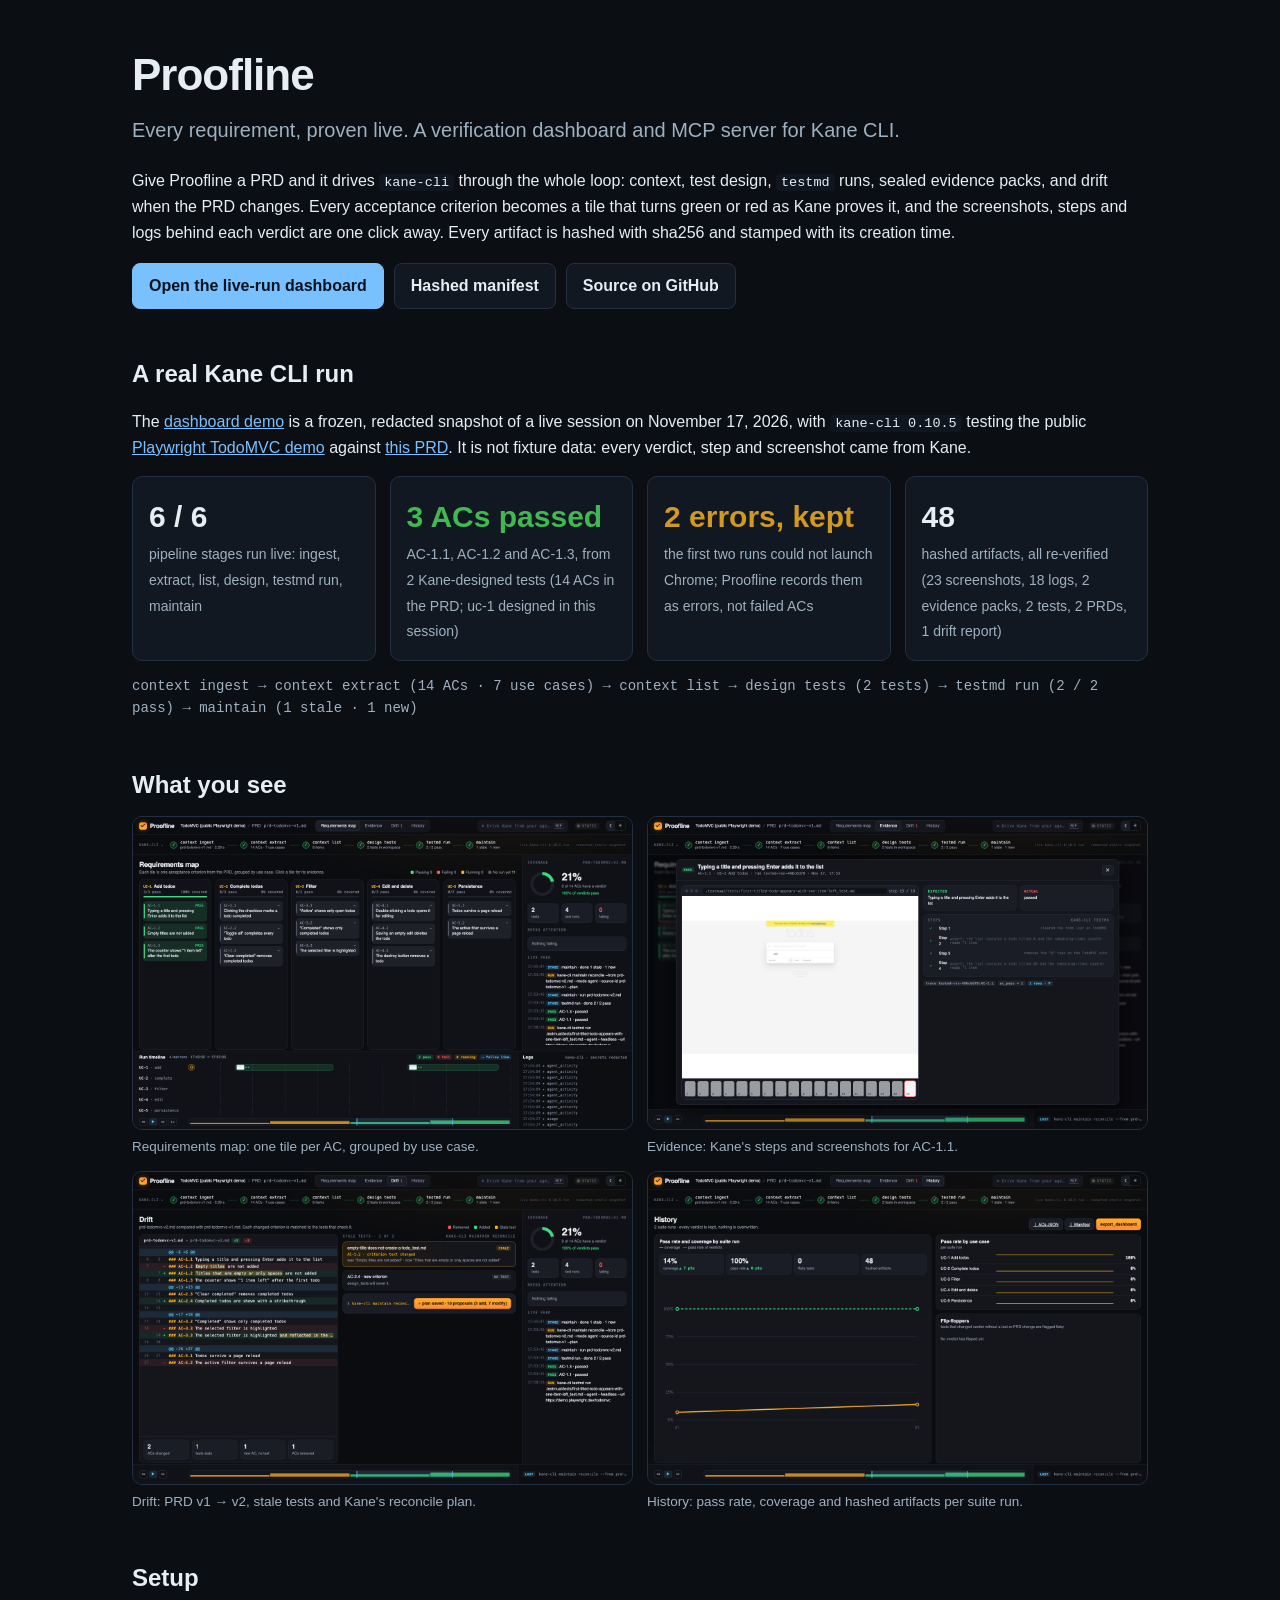
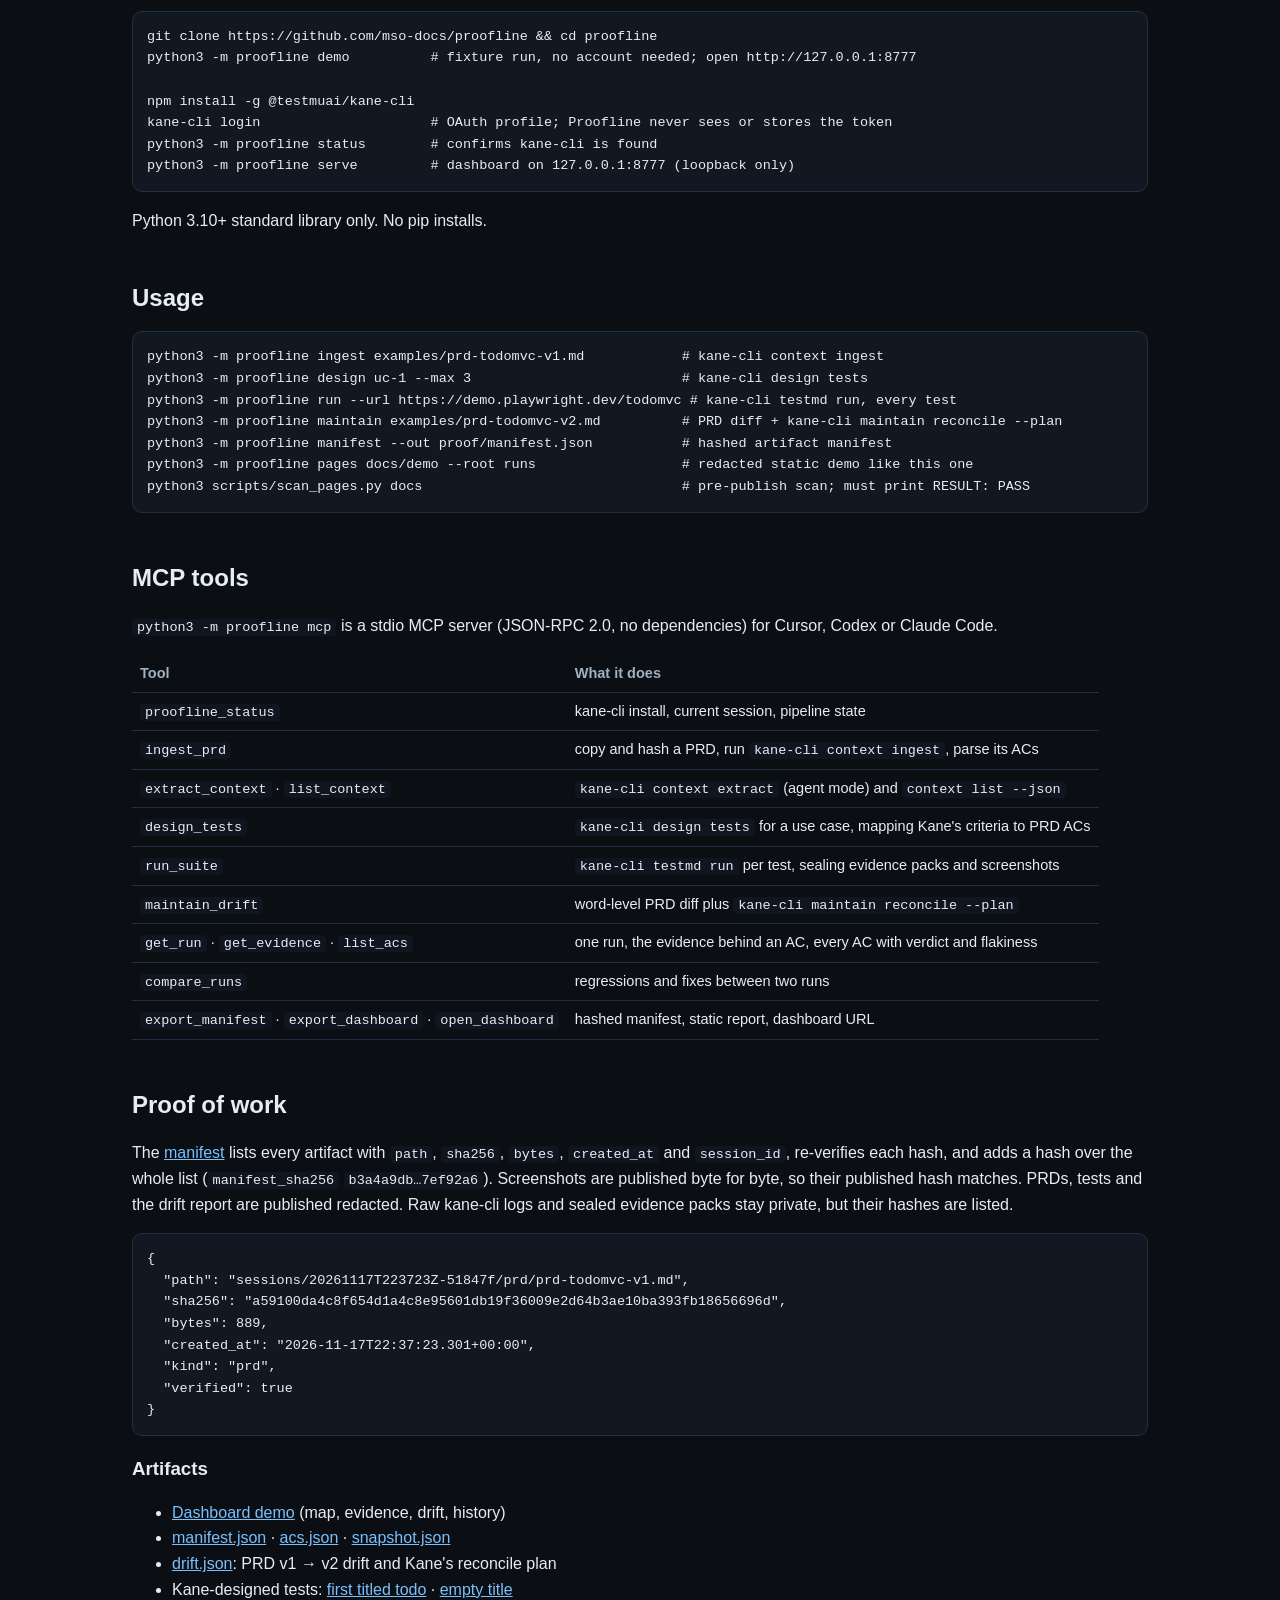
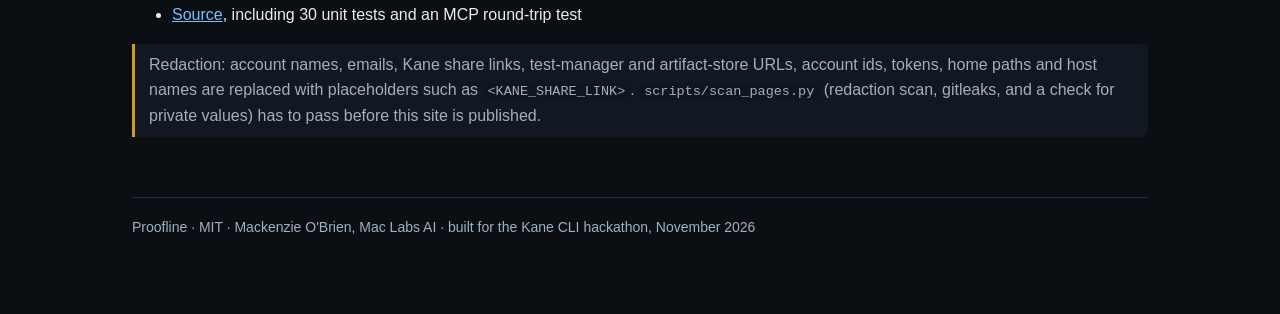
<file: docs/index.html>
<!doctype html>
<html lang="en">
<head>
<meta charset="utf-8">
<meta name="viewport" content="width=device-width,initial-scale=1">
<title>Proofline · every requirement, proven live</title>
<meta name="description" content="Proofline is a live verification dashboard and MCP server for Kane CLI. Every acceptance criterion becomes a tile that turns green or red as Kane proves it.">
<style>
:root{--bg:#0b0f14;--panel:#121821;--line:#223041;--text:#e6edf3;--dim:#9fb0c0;--pass:#3fb950;--fail:#f85149;--amber:#d29922;--ice:#79c0ff;--mono:"JetBrains Mono",ui-monospace,SFMono-Regular,Menlo,monospace}
*{box-sizing:border-box}body{margin:0;background:var(--bg);color:var(--text);font:16px/1.6 -apple-system,BlinkMacSystemFont,"Segoe UI",Inter,sans-serif}
a{color:var(--ice)}main{max-width:1060px;margin:0 auto;padding:40px 22px 80px;overflow-wrap:anywhere}table{display:block;overflow-x:auto}
header h1{font-size:clamp(32px,8vw,44px);margin:0 0 4px;letter-spacing:-1px}header p.tag{font-size:20px;color:var(--dim);margin:0 0 22px}
.btns{display:flex;flex-wrap:wrap;gap:10px;margin:18px 0 8px}.btn{display:inline-block;padding:9px 16px;border:1px solid var(--line);border-radius:8px;background:var(--panel);color:var(--text);text-decoration:none;font-weight:600}
.btn.primary{background:var(--ice);color:#06121f;border-color:var(--ice)}
section{margin-top:46px}h2{font-size:24px;margin:0 0 12px}h3{margin:18px 0 6px}
.grid{display:grid;grid-template-columns:repeat(auto-fit,minmax(min(220px,100%),1fr));gap:14px}
.card{background:var(--panel);border:1px solid var(--line);border-radius:10px;padding:16px}
.kpi b{display:block;font-size:30px}.kpi span{color:var(--dim);font-size:14px}
.pass{color:var(--pass)}.fail{color:var(--fail)}.amber{color:var(--amber)}
pre,code{font-family:var(--mono);font-size:13.5px}pre{background:var(--panel);border:1px solid var(--line);border-radius:10px;padding:14px;overflow:auto}
code{background:#0f1620;padding:1px 5px;border-radius:4px}pre code{background:none;padding:0}
table{width:100%;border-collapse:collapse;font-size:14.5px}td,th{border-bottom:1px solid var(--line);padding:7px 8px;text-align:left;vertical-align:top}th{color:var(--dim);font-weight:600}
.shots{display:grid;grid-template-columns:repeat(auto-fit,minmax(min(440px,100%),1fr));gap:14px}.shots figure{margin:0}.shots img{width:100%;border:1px solid var(--line);border-radius:10px;display:block}
figcaption{color:var(--dim);font-size:13.5px;margin-top:6px}.pipe{font-family:var(--mono);font-size:14px;color:var(--dim)}
.note{border-left:3px solid var(--amber);padding:8px 14px;background:var(--panel);border-radius:0 8px 8px 0;color:var(--dim)}
footer{margin-top:60px;color:var(--dim);font-size:14px;border-top:1px solid var(--line);padding-top:18px}
</style>
</head>
<body>
<main>
<header>
  <h1>Proofline</h1>
  <p class="tag">Every requirement, proven live. A verification dashboard and MCP server for Kane CLI.</p>
  <p>Give Proofline a PRD and it drives <code>kane-cli</code> through the whole loop: context, test design,
  <code>testmd</code> runs, sealed evidence packs, and drift when the PRD changes. Every acceptance criterion
  becomes a tile that turns green or red as Kane proves it, and the screenshots, steps and logs behind each
  verdict are one click away. Every artifact is hashed with sha256 and stamped with its creation time.</p>
  <div class="btns">
    <a class="btn primary" href="demo/">Open the live-run dashboard</a>
    <a class="btn" href="demo/manifest.json">Hashed manifest</a>
    <a class="btn" href="https://github.com/mso-docs/proofline">Source on GitHub</a>
  </div>
</header>

<section>
  <h2>A real Kane CLI run</h2>
  <p>The <a href="demo/">dashboard demo</a> is a frozen, redacted snapshot of a live session on November 17, 2026,
  with <code>kane-cli 0.10.5</code> testing the public <a href="https://demo.playwright.dev/todomvc">Playwright TodoMVC demo</a>
  against <a href="demo/artifacts/sessions/20261117T223723Z-51847f/prd/prd-todomvc-v1.md">this PRD</a>.
  It is not fixture data: every verdict, step and screenshot came from Kane.</p>
  <div class="grid">
    <div class="card kpi"><b>6 / 6</b><span>pipeline stages run live: ingest, extract, list, design, testmd run, maintain</span></div>
    <div class="card kpi"><b class="pass">3 ACs passed</b><span>AC-1.1, AC-1.2 and AC-1.3, from 2 Kane-designed tests (14 ACs in the PRD; uc-1 designed in this session)</span></div>
    <div class="card kpi"><b class="amber">2 errors, kept</b><span>the first two runs could not launch Chrome; Proofline records them as errors, not failed ACs</span></div>
    <div class="card kpi"><b>48</b><span>hashed artifacts, all re-verified (23 screenshots, 18 logs, 2 evidence packs, 2 tests, 2 PRDs, 1 drift report)</span></div>
  </div>
  <p class="pipe">context ingest → context extract (14 ACs · 7 use cases) → context list → design tests (2 tests) → testmd run (2 / 2 pass) → maintain (1 stale · 1 new)</p>
</section>

<section>
  <h2>What you see</h2>
  <div class="shots">
    <figure><a href="demo/?view=map"><img src="screenshots/live-map.png" alt="Requirements map"></a><figcaption>Requirements map: one tile per AC, grouped by use case.</figcaption></figure>
    <figure><a href="demo/?view=evidence&amp;ac=AC-1.1"><img src="screenshots/live-evidence.png" alt="Evidence view"></a><figcaption>Evidence: Kane's steps and screenshots for AC-1.1.</figcaption></figure>
    <figure><a href="demo/?view=drift"><img src="screenshots/live-drift.png" alt="Drift view"></a><figcaption>Drift: PRD v1 → v2, stale tests and Kane's reconcile plan.</figcaption></figure>
    <figure><a href="demo/?view=history"><img src="screenshots/live-history.png" alt="History view"></a><figcaption>History: pass rate, coverage and hashed artifacts per suite run.</figcaption></figure>
  </div>
</section>

<section>
  <h2>Setup</h2>
<pre><code>git clone https://github.com/mso-docs/proofline && cd proofline
python3 -m proofline demo          # fixture run, no account needed; open http://127.0.0.1:8777

npm install -g @testmuai/kane-cli
kane-cli login                     # OAuth profile; Proofline never sees or stores the token
python3 -m proofline status        # confirms kane-cli is found
python3 -m proofline serve         # dashboard on 127.0.0.1:8777 (loopback only)</code></pre>
  <p>Python 3.10+ standard library only. No pip installs.</p>
</section>

<section>
  <h2>Usage</h2>
<pre><code>python3 -m proofline ingest examples/prd-todomvc-v1.md            # kane-cli context ingest
python3 -m proofline design uc-1 --max 3                          # kane-cli design tests
python3 -m proofline run --url https://demo.playwright.dev/todomvc # kane-cli testmd run, every test
python3 -m proofline maintain examples/prd-todomvc-v2.md          # PRD diff + kane-cli maintain reconcile --plan
python3 -m proofline manifest --out proof/manifest.json           # hashed artifact manifest
python3 -m proofline pages docs/demo --root runs                  # redacted static demo like this one
python3 scripts/scan_pages.py docs                                # pre-publish scan; must print RESULT: PASS</code></pre>
</section>

<section>
  <h2>MCP tools</h2>
  <p><code>python3 -m proofline mcp</code> is a stdio MCP server (JSON-RPC 2.0, no dependencies) for Cursor, Codex or Claude Code.</p>
  <table>
    <tr><th>Tool</th><th>What it does</th></tr>
    <tr><td><code>proofline_status</code></td><td>kane-cli install, current session, pipeline state</td></tr>
    <tr><td><code>ingest_prd</code></td><td>copy and hash a PRD, run <code>kane-cli context ingest</code>, parse its ACs</td></tr>
    <tr><td><code>extract_context</code> · <code>list_context</code></td><td><code>kane-cli context extract</code> (agent mode) and <code>context list --json</code></td></tr>
    <tr><td><code>design_tests</code></td><td><code>kane-cli design tests</code> for a use case, mapping Kane's criteria to PRD ACs</td></tr>
    <tr><td><code>run_suite</code></td><td><code>kane-cli testmd run</code> per test, sealing evidence packs and screenshots</td></tr>
    <tr><td><code>maintain_drift</code></td><td>word-level PRD diff plus <code>kane-cli maintain reconcile --plan</code></td></tr>
    <tr><td><code>get_run</code> · <code>get_evidence</code> · <code>list_acs</code></td><td>one run, the evidence behind an AC, every AC with verdict and flakiness</td></tr>
    <tr><td><code>compare_runs</code></td><td>regressions and fixes between two runs</td></tr>
    <tr><td><code>export_manifest</code> · <code>export_dashboard</code> · <code>open_dashboard</code></td><td>hashed manifest, static report, dashboard URL</td></tr>
  </table>
</section>

<section>
  <h2>Proof of work</h2>
  <p>The <a href="demo/manifest.json">manifest</a> lists every artifact with <code>path</code>, <code>sha256</code>, <code>bytes</code>,
  <code>created_at</code> and <code>session_id</code>, re-verifies each hash, and adds a hash over the whole list
  (<code>manifest_sha256</code> <code>b3a4a9db…7ef92a6</code>). Screenshots are published byte for byte, so their published hash matches.
  PRDs, tests and the drift report are published redacted. Raw kane-cli logs and sealed evidence packs stay private, but their hashes are listed.</p>
<pre><code>{
  "path": "sessions/20261117T223723Z-51847f/prd/prd-todomvc-v1.md",
  "sha256": "a59100da4c8f654d1a4c8e95601db19f36009e2d64b3ae10ba393fb18656696d",
  "bytes": 889,
  "created_at": "2026-11-17T22:37:23.301+00:00",
  "kind": "prd",
  "verified": true
}</code></pre>
  <h3>Artifacts</h3>
  <ul>
    <li><a href="demo/">Dashboard demo</a> (map, evidence, drift, history)</li>
    <li><a href="demo/manifest.json">manifest.json</a> · <a href="demo/acs.json">acs.json</a> · <a href="demo/snapshot.json">snapshot.json</a></li>
    <li><a href="demo/artifacts/sessions/20261117T223723Z-51847f/drift.json">drift.json</a>: PRD v1 → v2 drift and Kane's reconcile plan</li>
    <li>Kane-designed tests: <a href="demo/artifacts/sessions/20261117T223723Z-51847f/tests/.testmuai/tests/first-titled-todo-appears-with-one-item-left_test.md">first titled todo</a> · <a href="demo/artifacts/sessions/20261117T223723Z-51847f/tests/.testmuai/tests/empty-title-does-not-create-a-todo_test.md">empty title</a></li>
    <li><a href="https://github.com/mso-docs/proofline">Source</a>, including 30 unit tests and an MCP round-trip test</li>
  </ul>
  <p class="note">Redaction: account names, emails, Kane share links, test-manager and artifact-store URLs, account ids, tokens, home paths and host names are replaced with placeholders such as <code>&lt;KANE_SHARE_LINK&gt;</code>. <code>scripts/scan_pages.py</code> (redaction scan, gitleaks, and a check for private values) has to pass before this site is published.</p>
</section>

<footer>Proofline · MIT · Mackenzie O'Brien, Mac Labs AI · built for the Kane CLI hackathon, November 2026</footer>
</main>
</body>
</html>
</file>
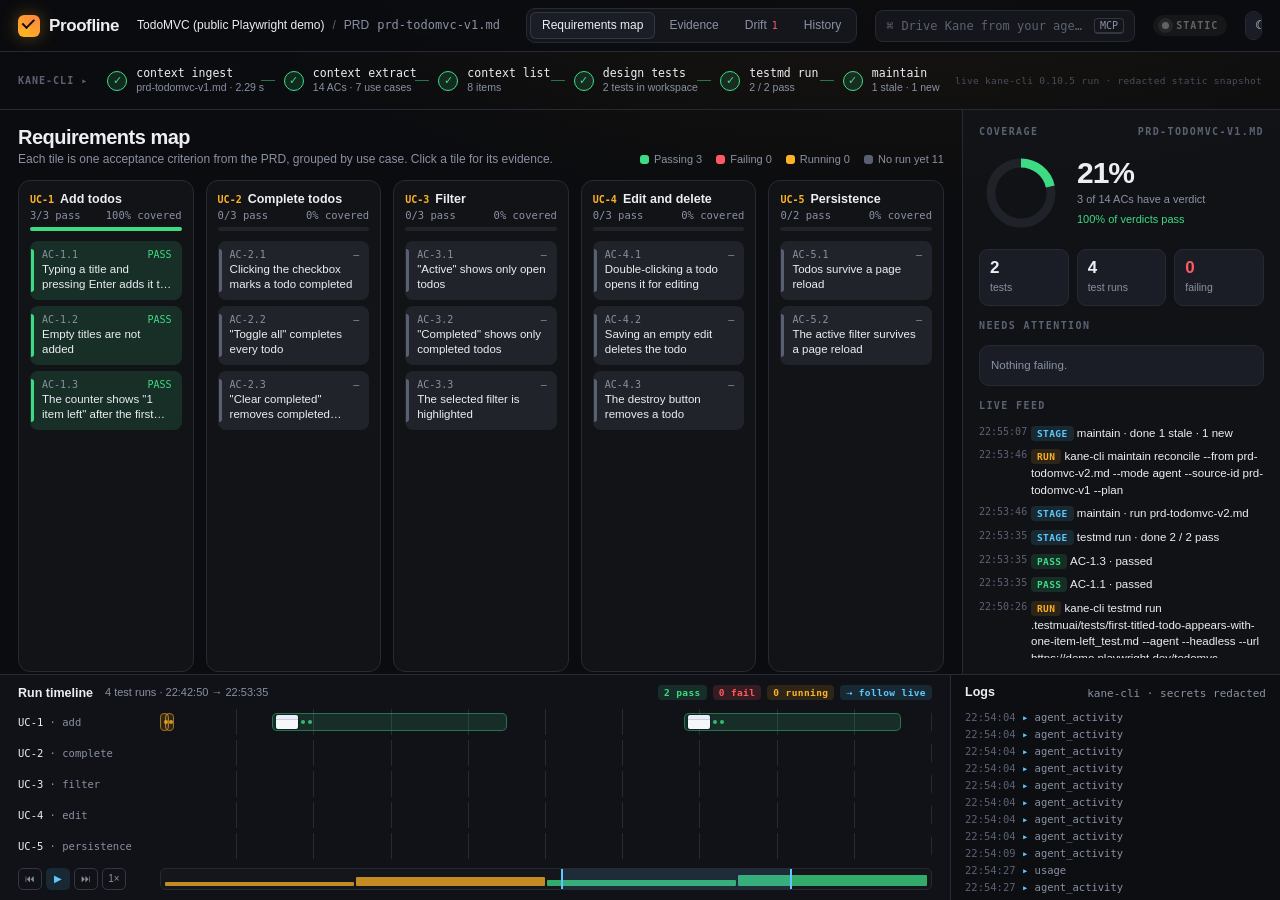
<file: docs/demo/index.html>
<!doctype html><html lang="en"><head><meta charset="utf-8"><meta name="viewport" content="width=device-width,initial-scale=1">
<title>Proofline · every requirement, proven live</title><link rel="stylesheet" href="style.css"></head>
<body><div class="app" id="app"></div>
<script>window.PROOFLINE_SNAPSHOT={"generated_at": "2026-11-18T01:56:35.595+00:00", "status": {"kane": {"installed": true, "version": "0.10.5", "fixture": false}, "root": "live", "session": "20261117T223723Z-51847f", "pipeline": {"context ingest": {"state": "done", "detail": "prd-todomvc-v1.md \u00b7 2.29 s", "at": "2026-11-17T22:37:25.618+00:00", "session_id": "20261117T223723Z-51847f"}, "context extract": {"state": "done", "detail": "14 ACs \u00b7 7 use cases", "at": "2026-11-17T22:39:04.843+00:00", "session_id": "20261117T223723Z-51847f"}, "context list": {"state": "done", "detail": "8 items", "at": "2026-11-17T22:39:04.831+00:00", "session_id": "20261117T223723Z-51847f"}, "design tests": {"state": "done", "detail": "2 tests in workspace", "at": "2026-11-17T22:40:24.661+00:00", "session_id": "20261117T223723Z-51847f"}, "testmd run": {"state": "done", "detail": "2 / 2 pass", "at": "2026-11-17T22:53:35.866+00:00", "session_id": "20261117T223723Z-51847f"}, "maintain": {"state": "done", "detail": "1 stale \u00b7 1 new", "at": "2026-11-17T22:55:07.745+00:00", "session_id": "20261117T223723Z-51847f"}}, "tests": 2, "acs": 14}, "target": {"name": "TodoMVC (public Playwright demo)", "url": "https://demo.playwright.dev/todomvc", "fixture": false}, "acs": [{"id": "AC-1.1", "use_case": "UC-1", "use_case_title": "Add todos", "title": "Typing a title and pressing Enter adds it to the list", "source": "prd-todomvc-v1.md", "test_path": ".testmuai/tests/first-titled-todo-appears-with-one-item-left_test.md", "session_id": "20261117T223723Z-51847f", "created_at": "2026-11-17T22:37:25.605+00:00", "verdict": "pass", "history": [{"value": 1.0, "trace_id": "testmd-run-496c6d79:AC-1.1", "run_id": "testmd-run-496c6d79", "suite": "suite-20261117T225026-b7b3", "at": "2026-11-17T22:53:35.830+00:00", "fingerprint": "14e4245e324aff63", "rationale": "passed"}], "flips": 0, "flaky": false}, {"id": "AC-1.2", "use_case": "UC-1", "use_case_title": "Add todos", "title": "Empty titles are not added", "source": "prd-todomvc-v1.md", "test_path": ".testmuai/tests/empty-title-does-not-create-a-todo_test.md", "session_id": "20261117T223723Z-51847f", "created_at": "2026-11-17T22:37:25.606+00:00", "verdict": "pass", "history": [{"value": 1.0, "trace_id": "testmd-run-17dcc7fc:AC-1.2", "run_id": "testmd-run-17dcc7fc", "suite": "suite-20261117T224427-9c16", "at": "2026-11-17T22:47:52.269+00:00", "fingerprint": "3bab33b5c5f033a0", "rationale": "passed"}], "flips": 0, "flaky": false}, {"id": "AC-1.3", "use_case": "UC-1", "use_case_title": "Add todos", "title": "The counter shows \"1 item left\" after the first todo", "source": "prd-todomvc-v1.md", "test_path": ".testmuai/tests/first-titled-todo-appears-with-one-item-left_test.md", "session_id": "20261117T223723Z-51847f", "created_at": "2026-11-17T22:37:25.606+00:00", "verdict": "pass", "history": [{"value": 1.0, "trace_id": "testmd-run-496c6d79:AC-1.3", "run_id": "testmd-run-496c6d79", "suite": "suite-20261117T225026-b7b3", "at": "2026-11-17T22:53:35.833+00:00", "fingerprint": "14e4245e324aff63", "rationale": "passed"}], "flips": 0, "flaky": false}, {"id": "AC-2.1", "use_case": "UC-2", "use_case_title": "Complete todos", "title": "Clicking the checkbox marks a todo completed", "source": "prd-todomvc-v1.md", "test_path": null, "session_id": "20261117T223723Z-51847f", "created_at": "2026-11-17T22:37:25.606+00:00", "verdict": "idle", "history": [], "flips": 0, "flaky": false}, {"id": "AC-2.2", "use_case": "UC-2", "use_case_title": "Complete todos", "title": "\"Toggle all\" completes every todo", "source": "prd-todomvc-v1.md", "test_path": null, "session_id": "20261117T223723Z-51847f", "created_at": "2026-11-17T22:37:25.606+00:00", "verdict": "idle", "history": [], "flips": 0, "flaky": false}, {"id": "AC-2.3", "use_case": "UC-2", "use_case_title": "Complete todos", "title": "\"Clear completed\" removes completed todos", "source": "prd-todomvc-v1.md", "test_path": null, "session_id": "20261117T223723Z-51847f", "created_at": "2026-11-17T22:37:25.606+00:00", "verdict": "idle", "history": [], "flips": 0, "flaky": false}, {"id": "AC-3.1", "use_case": "UC-3", "use_case_title": "Filter", "title": "\"Active\" shows only open todos", "source": "prd-todomvc-v1.md", "test_path": null, "session_id": "20261117T223723Z-51847f", "created_at": "2026-11-17T22:37:25.606+00:00", "verdict": "idle", "history": [], "flips": 0, "flaky": false}, {"id": "AC-3.2", "use_case": "UC-3", "use_case_title": "Filter", "title": "\"Completed\" shows only completed todos", "source": "prd-todomvc-v1.md", "test_path": null, "session_id": "20261117T223723Z-51847f", "created_at": "2026-11-17T22:37:25.606+00:00", "verdict": "idle", "history": [], "flips": 0, "flaky": false}, {"id": "AC-3.3", "use_case": "UC-3", "use_case_title": "Filter", "title": "The selected filter is highlighted", "source": "prd-todomvc-v1.md", "test_path": null, "session_id": "20261117T223723Z-51847f", "created_at": "2026-11-17T22:37:25.606+00:00", "verdict": "idle", "history": [], "flips": 0, "flaky": false}, {"id": "AC-4.1", "use_case": "UC-4", "use_case_title": "Edit and delete", "title": "Double-clicking a todo opens it for editing", "source": "prd-todomvc-v1.md", "test_path": null, "session_id": "20261117T223723Z-51847f", "created_at": "2026-11-17T22:37:25.606+00:00", "verdict": "idle", "history": [], "flips": 0, "flaky": false}, {"id": "AC-4.2", "use_case": "UC-4", "use_case_title": "Edit and delete", "title": "Saving an empty edit deletes the todo", "source": "prd-todomvc-v1.md", "test_path": null, "session_id": "20261117T223723Z-51847f", "created_at": "2026-11-17T22:37:25.606+00:00", "verdict": "idle", "history": [], "flips": 0, "flaky": false}, {"id": "AC-4.3", "use_case": "UC-4", "use_case_title": "Edit and delete", "title": "The destroy button removes a todo", "source": "prd-todomvc-v1.md", "test_path": null, "session_id": "20261117T223723Z-51847f", "created_at": "2026-11-17T22:37:25.606+00:00", "verdict": "idle", "history": [], "flips": 0, "flaky": false}, {"id": "AC-5.1", "use_case": "UC-5", "use_case_title": "Persistence", "title": "Todos survive a page reload", "source": "prd-todomvc-v1.md", "test_path": null, "session_id": "20261117T223723Z-51847f", "created_at": "2026-11-17T22:37:25.606+00:00", "verdict": "idle", "history": [], "flips": 0, "flaky": false}, {"id": "AC-5.2", "use_case": "UC-5", "use_case_title": "Persistence", "title": "The active filter survives a page reload", "source": "prd-todomvc-v1.md", "test_path": null, "session_id": "20261117T223723Z-51847f", "created_at": "2026-11-17T22:37:25.606+00:00", "verdict": "idle", "history": [], "flips": 0, "flaky": false}], "runs": [{"id": "context-ingest-d1edbfe1", "session_id": "20261117T223723Z-51847f", "kind": "context-ingest", "command": "kane-cli context ingest prd-todomvc-v1.md --mode ci --local", "status": "done", "exit_code": 0, "summary": "complete", "created_at": "2026-11-17T22:37:23.307+00:00", "finished_at": "2026-11-17T22:37:25.585+00:00", "body": {}}, {"id": "context-extract-48e45034", "session_id": "20261117T223723Z-51847f", "kind": "context-extract", "command": "kane-cli context extract --mode agent", "status": "done", "exit_code": 0, "summary": "complete", "created_at": "2026-11-17T22:37:52.093+00:00", "finished_at": "2026-11-17T22:39:03.260+00:00", "body": {}}, {"id": "context-list-af5cd8ee", "session_id": "20261117T223723Z-51847f", "kind": "context-list", "command": "kane-cli context list --json", "status": "done", "exit_code": 0, "summary": "complete", "created_at": "2026-11-17T22:39:03.298+00:00", "finished_at": "2026-11-17T22:39:04.643+00:00", "body": {}}, {"id": "design-tests-6ed93d0c", "session_id": "20261117T223723Z-51847f", "kind": "design-tests", "command": "kane-cli design tests --use-case uc-1 --mode agent --allow-unreviewed --max 3", "status": "done", "exit_code": 0, "summary": "complete", "created_at": "2026-11-17T22:39:19.762+00:00", "finished_at": "2026-11-17T22:40:24.594+00:00", "body": {}}, {"id": "testmd-run-64c7e14e", "session_id": "20261117T223723Z-51847f", "kind": "testmd-run", "command": "kane-cli testmd run .testmuai/tests/empty-title-does-not-create-a-todo_test.md --agent --headless --url https://demo.playwright.dev/todomvc", "status": "error", "exit_code": 2, "summary": "error: Chrome launch failed (no Chrome on this Mac)", "created_at": "2026-11-17T22:42:50.374+00:00", "finished_at": "2026-11-17T22:42:54.412+00:00", "body": {"ac": "AC-1.2", "acs": ["AC-1.2"]}}, {"id": "testmd-run-a62d46c1", "session_id": "20261117T223723Z-51847f", "kind": "testmd-run", "command": "kane-cli testmd run .testmuai/tests/first-titled-todo-appears-with-one-item-left_test.md --agent --headless --url https://demo.playwright.dev/todomvc", "status": "error", "exit_code": 2, "summary": "error: Chrome launch failed (no Chrome on this Mac)", "created_at": "2026-11-17T22:42:54.476+00:00", "finished_at": "2026-11-17T22:42:58.900+00:00", "body": {"ac": "AC-1.1", "acs": ["AC-1.1", "AC-1.3"]}}, {"id": "testmd-run-17dcc7fc", "session_id": "20261117T223723Z-51847f", "kind": "testmd-run", "command": "kane-cli testmd run .testmuai/tests/empty-title-does-not-create-a-todo_test.md --agent --headless --url https://demo.playwright.dev/todomvc", "status": "pass", "exit_code": 0, "summary": "passed", "created_at": "2026-11-17T22:44:27.761+00:00", "finished_at": "2026-11-17T22:47:52.278+00:00", "body": {"ac": "AC-1.2", "acs": ["AC-1.2"]}}, {"id": "testmd-run-496c6d79", "session_id": "20261117T223723Z-51847f", "kind": "testmd-run", "command": "kane-cli testmd run .testmuai/tests/first-titled-todo-appears-with-one-item-left_test.md --agent --headless --url https://demo.playwright.dev/todomvc", "status": "pass", "exit_code": 0, "summary": "passed", "created_at": "2026-11-17T22:50:26.791+00:00", "finished_at": "2026-11-17T22:53:35.842+00:00", "body": {"ac": "AC-1.1", "acs": ["AC-1.1", "AC-1.3"]}}, {"id": "maintain-d026f890", "session_id": "20261117T223723Z-51847f", "kind": "maintain", "command": "kane-cli maintain reconcile --from prd-todomvc-v2.md --mode agent --source-id prd-todomvc-v1 --plan", "status": "done", "exit_code": 0, "summary": "complete", "created_at": "2026-11-17T22:53:46.915+00:00", "finished_at": "2026-11-17T22:55:07.648+00:00", "body": {}}], "pipeline_order": ["context ingest", "context extract", "context list", "design tests", "testmd run", "maintain"], "drift": {"old": "prd-todomvc-v1.md", "new": "prd-todomvc-v2.md", "changed": ["AC-1.2", "AC-3.3"], "added": ["AC-2.4"], "removed": ["AC-5.2"], "stale": [{"ac": "AC-1.2", "test": ".testmuai/tests/empty-title-does-not-create-a-todo_test.md", "reason": "criterion text changed", "was": "Empty titles are not added", "now": "Titles that are empty or only spaces are not added"}], "untested_new": ["AC-2.4"], "lines": [{"kind": "hunk", "text": "@@ -6 +6 @@"}, {"kind": "ctx", "old": 6, "new": 6, "html": "### AC-1.1 Typing a title and pressing Enter adds it to the list"}, {"kind": "del", "old": 7, "new": null, "html": "### AC-1.2 <mark>Empty titles<\/mark> are not added"}, {"kind": "add", "old": null, "new": 7, "html": "### AC-1.2 <mark>Titles that are empty or only spaces<\/mark> are not added"}, {"kind": "ctx", "old": 8, "new": 8, "html": "### AC-1.3 The counter shows \"1 item left\" after the first todo"}, {"kind": "hunk", "text": "@@ -13 +13 @@"}, {"kind": "ctx", "old": 13, "new": 13, "html": "### AC-2.3 \"Clear completed\" removes completed todos"}, {"kind": "add", "old": null, "new": 14, "html": "### AC-2.4 Completed todos are shown with a strikethrough"}, {"kind": "ctx", "old": 14, "new": 15, "html": ""}, {"kind": "hunk", "text": "@@ -17 +18 @@"}, {"kind": "ctx", "old": 17, "new": 18, "html": "### AC-3.2 \"Completed\" shows only completed todos"}, {"kind": "del", "old": 18, "new": null, "html": "### AC-3.3 The selected filter is highlighted"}, {"kind": "add", "old": null, "new": 19, "html": "### AC-3.3 The selected filter is highlighted <mark>and reflected in the URL hash<\/mark>"}, {"kind": "ctx", "old": 19, "new": 20, "html": ""}, {"kind": "hunk", "text": "@@ -26 +27 @@"}, {"kind": "ctx", "old": 26, "new": 27, "html": "### AC-5.1 Todos survive a page reload"}, {"kind": "del", "old": 27, "new": null, "html": "### AC-5.2 The active filter survives a page reload"}], "plus": 3, "minus": 3, "kane": {"run_id": "maintain-d026f890", "exit_code": 0, "final": {"status": "complete", "summary": "10 proposals (3 add, 7 modify)"}, "command": "kane-cli maintain reconcile --from prd-todomvc-v2.md --mode agent --source-id prd-todomvc-v1 --plan", "plan": {"rows": [{"kind": "ADD", "ref": "uc-10", "why": "new use-case extracted from prd-todomvc-v1"}, {"kind": "ADD", "ref": "uc-11", "why": "new use-case extracted from prd-todomvc-v1"}, {"kind": "ADD", "ref": "uc-12", "why": "new use-case extracted from prd-todomvc-v1"}, {"kind": "MODIFY", "ref": "uc-1", "why": "updated: description, criteria (staged \u2014 commits on approval)"}, {"kind": "MODIFY", "ref": "uc-2", "why": "updated: description, criteria (staged \u2014 commits on approval)"}, {"kind": "MODIFY", "ref": "uc-6", "why": "updated: description, summary, value, criteria (staged \u2014 commits on approval)"}, {"kind": "MODIFY", "ref": "uc-7", "why": "updated: description, summary, criteria (staged \u2014 commits on approval)"}, {"kind": "MODIFY", "ref": "uc-3", "why": "stale (structural)"}, {"kind": "MODIFY", "ref": "uc-4", "why": "stale (structural)"}, {"kind": "MODIFY", "ref": "uc-5", "why": "stale (structural)"}], "counts": {"add": 3, "modify": 7}, "archive": 0, "plan": "2026-11-17T22-55-07-387Z-prd-todomvc-v1.json", "summary": "10 proposals (3 add, 7 modify)"}}}, "prds": [{"name": "prd-todomvc-v1.md", "path": "sessions/20261117T223723Z-51847f/prd/prd-todomvc-v1.md", "sha256": "a59100da4c8f654d1a4c8e95601db19f36009e2d64b3ae10ba393fb18656696d", "at": "2026-11-17T22:37:25.611+00:00", "session_id": "20261117T223723Z-51847f"}], "context": [{"id": "prd-todomvc-v1", "cid": "sha256:55afadffcdf274996fbed3c3f5415d2d1c8e42e420fac37a3113cf078647b8dd", "label": "source", "title": "prd-todomvc-v1", "trust": "-", "fresh": "fresh"}, {"id": "uc-1", "cid": "sha256:e41327fecf4aa8bb6a88a88fc193eb5b30f2486b3d731832a081cd9ad78360d3", "label": "usecase", "title": "Add a todo", "trust": "derived", "fresh": "fresh"}, {"id": "uc-2", "cid": "sha256:d4548837aaf02921459e7e2368e662f5e00bccde80ac4c6b89e2eb04cb692f87", "label": "usecase", "title": "Complete todos", "trust": "derived", "fresh": "fresh"}, {"id": "uc-5", "cid": "sha256:55b47f0592561faa82c95e057d0a849b866764e7ca1bca235706e9dfe006fe9a", "label": "usecase", "title": "Delete a todo", "trust": "derived", "fresh": "fresh"}, {"id": "uc-4", "cid": "sha256:a9c653ae20ddaf21032c7d43dcc9ba23f3636c12c285e229860da95b502ef0e4", "label": "usecase", "title": "Edit a todo", "trust": "derived", "fresh": "fresh"}, {"id": "uc-7", "cid": "sha256:2f7591b9310bae4939cb95ddec1447e36b31aebf6ae081bb63092a63e98f39e9", "label": "usecase", "title": "Filter todos by status", "trust": "derived", "fresh": "fresh"}, {"id": "uc-3", "cid": "sha256:39d07e63665ea2c86ad8cdd17950db64d5910c7c80a437236cef537e5e9601cb", "label": "usecase", "title": "Remove completed todos", "trust": "derived", "fresh": "fresh"}, {"id": "uc-6", "cid": "sha256:f975360b6566bbba477e67be374ab845ba829fac294db1a8725e91a906d0f39d", "label": "usecase", "title": "Resume todos after reloading", "trust": "derived", "fresh": "fresh"}], "artifacts": [{"id": "228a101f5079049b", "session_id": "20261117T223723Z-51847f", "run_id": "testmd-run-17dcc7fc", "kind": "screenshot", "case_id": "AC-1.2", "step": null, "path": "sessions/20261117T223723Z-51847f/evidence/testmd-run-17dcc7fc/shots/screenshot.jpg", "sha256": "10393e51ad3737707015c63760dae84e5dd094abade4ebc7ea33118e2b3a4be2", "bytes": 23157, "created_at": "2026-11-17T22:47:52.205+00:00"}, {"id": "dbf754fe9123c815", "session_id": "20261117T223723Z-51847f", "run_id": "testmd-run-17dcc7fc", "kind": "screenshot", "case_id": "AC-1.2", "step": null, "path": "sessions/20261117T223723Z-51847f/evidence/testmd-run-17dcc7fc/shots/2-0-2-screenshot.jpg", "sha256": "10393e51ad3737707015c63760dae84e5dd094abade4ebc7ea33118e2b3a4be2", "bytes": 23157, "created_at": "2026-11-17T22:47:52.214+00:00"}, {"id": "e24aa3bab0f3852a", "session_id": "20261117T223723Z-51847f", "run_id": "testmd-run-17dcc7fc", "kind": "screenshot", "case_id": "AC-1.2", "step": null, "path": "sessions/20261117T223723Z-51847f/evidence/testmd-run-17dcc7fc/shots/3-1-1-screenshot.jpg", "sha256": "10393e51ad3737707015c63760dae84e5dd094abade4ebc7ea33118e2b3a4be2", "bytes": 23157, "created_at": "2026-11-17T22:47:52.229+00:00"}, {"id": "6fdc32f972933764", "session_id": "20261117T223723Z-51847f", "run_id": "testmd-run-17dcc7fc", "kind": "screenshot", "case_id": "AC-1.2", "step": null, "path": "sessions/20261117T223723Z-51847f/evidence/testmd-run-17dcc7fc/shots/4-1-2-screenshot.jpg", "sha256": "10393e51ad3737707015c63760dae84e5dd094abade4ebc7ea33118e2b3a4be2", "bytes": 23157, "created_at": "2026-11-17T22:47:52.242+00:00"}, {"id": "fef1f32e109105db", "session_id": "20261117T223723Z-51847f", "run_id": "testmd-run-17dcc7fc", "kind": "screenshot", "case_id": "AC-1.2", "step": null, "path": "sessions/20261117T223723Z-51847f/evidence/testmd-run-17dcc7fc/shots/5-1-3-screenshot.jpg", "sha256": "10393e51ad3737707015c63760dae84e5dd094abade4ebc7ea33118e2b3a4be2", "bytes": 23157, "created_at": "2026-11-17T22:47:52.254+00:00"}, {"id": "0a46ef7a4e9f1f3b", "session_id": "20261117T223723Z-51847f", "run_id": "testmd-run-496c6d79", "kind": "screenshot", "case_id": "AC-1.1", "step": 1, "path": "sessions/20261117T223723Z-51847f/evidence/testmd-run-496c6d79/shots/step-1-0-1-screenshot.jpg", "sha256": "10393e51ad3737707015c63760dae84e5dd094abade4ebc7ea33118e2b3a4be2", "bytes": 23157, "created_at": "2026-11-17T22:53:35.587+00:00"}, {"id": "07c0fa6f22268198", "session_id": "20261117T223723Z-51847f", "run_id": "testmd-run-496c6d79", "kind": "screenshot", "case_id": "AC-1.1", "step": 2, "path": "sessions/20261117T223723Z-51847f/evidence/testmd-run-496c6d79/shots/step-2-0-2-screenshot.jpg", "sha256": "10393e51ad3737707015c63760dae84e5dd094abade4ebc7ea33118e2b3a4be2", "bytes": 23157, "created_at": "2026-11-17T22:53:35.600+00:00"}, {"id": "3539f6114c5e2ec5", "session_id": "20261117T223723Z-51847f", "run_id": "testmd-run-496c6d79", "kind": "screenshot", "case_id": "AC-1.1", "step": 3, "path": "sessions/20261117T223723Z-51847f/evidence/testmd-run-496c6d79/shots/step-3-1-1-screenshot.jpg", "sha256": "10393e51ad3737707015c63760dae84e5dd094abade4ebc7ea33118e2b3a4be2", "bytes": 23157, "created_at": "2026-11-17T22:53:35.610+00:00"}, {"id": "dbe8ddf3432b78ea", "session_id": "20261117T223723Z-51847f", "run_id": "testmd-run-496c6d79", "kind": "screenshot", "case_id": "AC-1.1", "step": 4, "path": "sessions/20261117T223723Z-51847f/evidence/testmd-run-496c6d79/shots/step-4-1-2-screenshot.jpg", "sha256": "10393e51ad3737707015c63760dae84e5dd094abade4ebc7ea33118e2b3a4be2", "bytes": 23157, "created_at": "2026-11-17T22:53:35.632+00:00"}, {"id": "ed84f615e8254002", "session_id": "20261117T223723Z-51847f", "run_id": "testmd-run-496c6d79", "kind": "screenshot", "case_id": "AC-1.1", "step": 4, "path": "sessions/20261117T223723Z-51847f/evidence/testmd-run-496c6d79/shots/step-4-1-2-annotated.png", "sha256": "a3f06e3175239d1c9f3c87e1853c955be96c9264477570758da53c7015078ec9", "bytes": 63837, "created_at": "2026-11-17T22:53:35.642+00:00"}, {"id": "ea2403d8d4fa97e5", "session_id": "20261117T223723Z-51847f", "run_id": "testmd-run-496c6d79", "kind": "screenshot", "case_id": "AC-1.1", "step": 5, "path": "sessions/20261117T223723Z-51847f/evidence/testmd-run-496c6d79/shots/step-5-1-3-screenshot.jpg", "sha256": "1c6f8134825fbfd8b5f42a4e39581edfb4e09ffd469d735c5722f4bd981662a8", "bytes": 22517, "created_at": "2026-11-17T22:53:35.653+00:00"}, {"id": "51363efb0e53a290", "session_id": "20261117T223723Z-51847f", "run_id": "testmd-run-496c6d79", "kind": "screenshot", "case_id": "AC-1.1", "step": 6, "path": "sessions/20261117T223723Z-51847f/evidence/testmd-run-496c6d79/shots/step-6-1-4-screenshot.jpg", "sha256": "1c6f8134825fbfd8b5f42a4e39581edfb4e09ffd469d735c5722f4bd981662a8", "bytes": 22517, "created_at": "2026-11-17T22:53:35.668+00:00"}, {"id": "727b09062008ee35", "session_id": "20261117T223723Z-51847f", "run_id": "testmd-run-496c6d79", "kind": "screenshot", "case_id": "AC-1.1", "step": 7, "path": "sessions/20261117T223723Z-51847f/evidence/testmd-run-496c6d79/shots/step-7-1-5-screenshot.jpg", "sha256": "844087980747b005d96e29c7c82cda133bee6296df170f73341415902e6b9001", "bytes": 27398, "created_at": "2026-11-17T22:53:35.684+00:00"}, {"id": "b3292e313c29545c", "session_id": "20261117T223723Z-51847f", "run_id": "testmd-run-496c6d79", "kind": "screenshot", "case_id": "AC-1.1", "step": 8, "path": "sessions/20261117T223723Z-51847f/evidence/testmd-run-496c6d79/shots/step-8-1-6-screenshot.jpg", "sha256": "8e611ce813145873a36c39caa4e0fc11a8d43523aa29e69966a0392d5d905022", "bytes": 27399, "created_at": "2026-11-17T22:53:35.694+00:00"}, {"id": "d12f26c6c8323c5a", "session_id": "20261117T223723Z-51847f", "run_id": "testmd-run-496c6d79", "kind": "screenshot", "case_id": "AC-1.1", "step": 9, "path": "sessions/20261117T223723Z-51847f/evidence/testmd-run-496c6d79/shots/step-9-2-1-screenshot.jpg", "sha256": "8e611ce813145873a36c39caa4e0fc11a8d43523aa29e69966a0392d5d905022", "bytes": 27399, "created_at": "2026-11-17T22:53:35.704+00:00"}, {"id": "efaeb69f0cae0036", "session_id": "20261117T223723Z-51847f", "run_id": "testmd-run-496c6d79", "kind": "screenshot", "case_id": "AC-1.1", "step": 9, "path": "sessions/20261117T223723Z-51847f/evidence/testmd-run-496c6d79/shots/step-9-2-1-annotated.png", "sha256": "be6451e1ce2bd8b73943d9ca07d759b096f93af75660ff898ca7bd0be5754c94", "bytes": 76019, "created_at": "2026-11-17T22:53:35.723+00:00"}, {"id": "1e1d4f4284bdd61e", "session_id": "20261117T223723Z-51847f", "run_id": "testmd-run-496c6d79", "kind": "screenshot", "case_id": "AC-1.1", "step": 10, "path": "sessions/20261117T223723Z-51847f/evidence/testmd-run-496c6d79/shots/step-10-3-1-screenshot.jpg", "sha256": "10393e51ad3737707015c63760dae84e5dd094abade4ebc7ea33118e2b3a4be2", "bytes": 23157, "created_at": "2026-11-17T22:53:35.735+00:00"}, {"id": "a162ca3fa9922cb1", "session_id": "20261117T223723Z-51847f", "run_id": "testmd-run-496c6d79", "kind": "screenshot", "case_id": "AC-1.1", "step": 11, "path": "sessions/20261117T223723Z-51847f/evidence/testmd-run-496c6d79/shots/step-11-3-2-screenshot.jpg", "sha256": "10393e51ad3737707015c63760dae84e5dd094abade4ebc7ea33118e2b3a4be2", "bytes": 23157, "created_at": "2026-11-17T22:53:35.750+00:00"}, {"id": "00dd37f2d89ddf45", "session_id": "20261117T223723Z-51847f", "run_id": "testmd-run-496c6d79", "kind": "screenshot", "case_id": "AC-1.1", "step": 11, "path": "sessions/20261117T223723Z-51847f/evidence/testmd-run-496c6d79/shots/step-11-3-2-annotated.png", "sha256": "6693d76dc90b8d657a962b8af540c2ce266e4229b9852176856b3813e5938516", "bytes": 64031, "created_at": "2026-11-17T22:53:35.757+00:00"}, {"id": "6d3b0ec61701605c", "session_id": "20261117T223723Z-51847f", "run_id": "testmd-run-496c6d79", "kind": "screenshot", "case_id": "AC-1.1", "step": 12, "path": "sessions/20261117T223723Z-51847f/evidence/testmd-run-496c6d79/shots/step-12-3-3-screenshot.jpg", "sha256": "514fdf7ea4d854e2a84d1b7c7dbe6fa4adb64bf48e630f942a17defb4a5cbda6", "bytes": 22691, "created_at": "2026-11-17T22:53:35.777+00:00"}, {"id": "be10d0e319a187b2", "session_id": "20261117T223723Z-51847f", "run_id": "testmd-run-496c6d79", "kind": "screenshot", "case_id": "AC-1.1", "step": 13, "path": "sessions/20261117T223723Z-51847f/evidence/testmd-run-496c6d79/shots/step-13-3-4-screenshot.jpg", "sha256": "514fdf7ea4d854e2a84d1b7c7dbe6fa4adb64bf48e630f942a17defb4a5cbda6", "bytes": 22691, "created_at": "2026-11-17T22:53:35.787+00:00"}, {"id": "9404a74c6e83399a", "session_id": "20261117T223723Z-51847f", "run_id": "testmd-run-496c6d79", "kind": "screenshot", "case_id": "AC-1.1", "step": 14, "path": "sessions/20261117T223723Z-51847f/evidence/testmd-run-496c6d79/shots/step-14-3-5-screenshot.jpg", "sha256": "2144dd4c0d9a7e054e8c96272bf055f47517a6dee637a6270cf12c10d2b196c1", "bytes": 27608, "created_at": "2026-11-17T22:53:35.801+00:00"}, {"id": "51731f87d7f0e124", "session_id": "20261117T223723Z-51847f", "run_id": "testmd-run-496c6d79", "kind": "screenshot", "case_id": "AC-1.1", "step": 15, "path": "sessions/20261117T223723Z-51847f/evidence/testmd-run-496c6d79/shots/step-15-3-6-screenshot.jpg", "sha256": "733810188dc81109782700b481f3547323ea82dc8fbaa6979f8b47c11ef90e95", "bytes": 27603, "created_at": "2026-11-17T22:53:35.808+00:00"}], "events": [{"seq": 159, "session_id": "20261117T223723Z-51847f", "run_id": "testmd-run-17dcc7fc", "kind": "kane", "body": {"type": "step_event", "index": 1, "event": "evaluation", "detail": "checkpoints: 0 passed, 0 failed, 1 pending", "all_passed": false, "v": 1, "ts": "2026-11-17T22:47:18.193Z"}, "created_at": "2026-11-17T22:47:18.226+00:00"}, {"seq": 160, "session_id": "20261117T223723Z-51847f", "run_id": "testmd-run-17dcc7fc", "kind": "kane", "body": {"type": "step_event", "index": 1, "event": "page_manager", "detail": "blocked: none", "page_ready": true, "v": 1, "ts": "2026-11-17T22:47:20.012Z"}, "created_at": "2026-11-17T22:47:20.016+00:00"}, {"seq": 161, "session_id": "20261117T223723Z-51847f", "run_id": "testmd-run-17dcc7fc", "kind": "kane", "body": {"type": "step_event", "index": 1, "event": "reasoning", "detail": "Pressing Enter", "action_type": "press_key", "v": 1, "ts": "2026-11-17T22:47:21.230Z"}, "created_at": "2026-11-17T22:47:21.234+00:00"}, {"seq": 162, "session_id": "20261117T223723Z-51847f", "run_id": "testmd-run-17dcc7fc", "kind": "kane", "body": {"type": "step_event", "index": 1, "event": "action", "detail": "Pressing Enter to submit the form", "action_type": "press_key", "success": true, "v": 1, "ts": "2026-11-17T22:47:22.545Z"}, "created_at": "2026-11-17T22:47:22.549+00:00"}, {"seq": 163, "session_id": "20261117T223723Z-51847f", "run_id": "testmd-run-17dcc7fc", "kind": "kane", "body": {"type": "step_event", "index": 1, "event": "reasoning", "detail": "Pressing Enter to submit the form", "action_type": "press_key", "v": 1, "ts": "2026-11-17T22:47:22.546Z"}, "created_at": "2026-11-17T22:47:22.555+00:00"}, {"seq": 164, "session_id": "20261117T223723Z-51847f", "run_id": "testmd-run-17dcc7fc", "kind": "kane", "body": {"type": "step_end", "index": 1, "status": "passed", "duration": 4.6, "summary": "press_key: PRIMARY: submit with Enter", "ordinal": 3, "id": "1-1", "kind": "press_key", "screenshot": "screenshot.jpg", "action_id": "8c2b7c0c-cbcb-4f36-9ea9-cd67af2e63f9", "v": 1, "ts": "2026-11-17T22:47:22.807Z"}, "created_at": "2026-11-17T22:47:22.811+00:00"}, {"seq": 165, "session_id": "20261117T223723Z-51847f", "run_id": "testmd-run-17dcc7fc", "kind": "kane", "body": {"type": "step_start", "index": 2, "objective": "Step 2", "v": 1, "ts": "2026-11-17T22:47:23.591Z"}, "created_at": "2026-11-17T22:47:23.593+00:00"}, {"seq": 166, "session_id": "20261117T223723Z-51847f", "run_id": "testmd-run-17dcc7fc", "kind": "kane", "body": {"type": "step_event", "index": 2, "event": "screenshot", "detail": "https://demo.playwright.dev/todomvc/#/", "v": 1, "ts": "2026-11-17T22:47:23.591Z"}, "created_at": "2026-11-17T22:47:23.601+00:00"}, {"seq": 167, "session_id": "20261117T223723Z-51847f", "run_id": "testmd-run-17dcc7fc", "kind": "kane", "body": {"type": "describe_trigger", "index": 2, "screenshot_path": "/var/folders/s5/ny4kb_cx5p99kyj6ql7641f40000gp/T/v16-run-1-j0_bv6ta/run-test/screenshots/step_002.png", "objective": "On the TodoMVC page, leave the todo title entry field empty and submit with Enter, then assert no empty-titled todo appears in the list.", "recent_actions": [{"step": 1, "action_type": "press_key", "instruction": "PRIMARY: submit with Enter", "success": true}], "v": 1, "ts": "2026-11-17T22:47:23.592Z"}, "created_at": "2026-11-17T22:47:23.608+00:00"}, {"seq": 168, "session_id": "20261117T223723Z-51847f", "run_id": "testmd-run-17dcc7fc", "kind": "kane", "body": {"type": "step_event", "index": 2, "event": "evaluation", "detail": "checkpoints: 0 passed, 0 failed, 1 pending", "all_passed": false, "v": 1, "ts": "2026-11-17T22:47:23.601Z"}, "created_at": "2026-11-17T22:47:23.613+00:00"}, {"seq": 169, "session_id": "20261117T223723Z-51847f", "run_id": "testmd-run-17dcc7fc", "kind": "kane", "body": {"type": "step_event", "index": 2, "event": "page_manager", "detail": "blocked: none", "page_ready": true, "v": 1, "ts": "2026-11-17T22:47:25.359Z"}, "created_at": "2026-11-17T22:47:25.364+00:00"}, {"seq": 170, "session_id": "20261117T223723Z-51847f", "run_id": "testmd-run-17dcc7fc", "kind": "kane", "body": {"type": "step_event", "index": 2, "event": "reasoning", "detail": "Reading PRIMARY: no empty-titled todo appears in the TodoMVC todo list; role=text | HINTS: container=main todo list below the \"What needs to be done?\" entry field", "action_type": "analyze", "v": 1, "ts": "2026-11-17T22:47:29.170Z"}, "created_at": "2026-11-17T22:47:29.176+00:00"}, {"seq": 171, "session_id": "20261117T223723Z-51847f", "run_id": "testmd-run-17dcc7fc", "kind": "kane", "body": {"type": "step_event", "index": 2, "event": "action", "detail": "Checking whether an empty-titled todo is present in the list", "action_type": "analyze", "success": true, "v": 1, "ts": "2026-11-17T22:47:38.637Z"}, "created_at": "2026-11-17T22:47:38.639+00:00"}, {"seq": 172, "session_id": "20261117T223723Z-51847f", "run_id": "testmd-run-17dcc7fc", "kind": "kane", "body": {"type": "step_event", "index": 2, "event": "reasoning", "detail": "Checking whether an empty-titled todo is present in the list", "action_type": "analyze", "v": 1, "ts": "2026-11-17T22:47:38.638Z"}, "created_at": "2026-11-17T22:47:38.646+00:00"}, {"seq": 173, "session_id": "20261117T223723Z-51847f", "run_id": "testmd-run-17dcc7fc", "kind": "kane", "body": {"type": "step_end", "index": 2, "status": "passed", "duration": 15, "summary": "analyze: no empty-titled todo appears in the list", "ordinal": 4, "id": "1-2", "kind": "analyze", "screenshot": "screenshot.jpg", "action_id": "91103581-3ae5-4fd5-911d-683a2113769d", "v": 1, "ts": "2026-11-17T22:47:38.641Z"}, "created_at": "2026-11-17T22:47:38.653+00:00"}, {"seq": 174, "session_id": "20261117T223723Z-51847f", "run_id": "testmd-run-17dcc7fc", "kind": "kane", "body": {"type": "step_start", "index": 3, "objective": "Step 3", "v": 1, "ts": "2026-11-17T22:47:39.408Z"}, "created_at": "2026-11-17T22:47:39.411+00:00"}, {"seq": 175, "session_id": "20261117T223723Z-51847f", "run_id": "testmd-run-17dcc7fc", "kind": "kane", "body": {"type": "step_event", "index": 3, "event": "screenshot", "detail": "https://demo.playwright.dev/todomvc/#/", "v": 1, "ts": "2026-11-17T22:47:39.410Z"}, "created_at": "2026-11-17T22:47:39.417+00:00"}, {"seq": 176, "session_id": "20261117T223723Z-51847f", "run_id": "testmd-run-17dcc7fc", "kind": "kane", "body": {"type": "describe_trigger", "index": 3, "screenshot_path": "/var/folders/s5/ny4kb_cx5p99kyj6ql7641f40000gp/T/v16-run-1-j0_bv6ta/run-test/screenshots/step_003.png", "objective": "On the TodoMVC page, leave the todo title entry field empty and submit with Enter, then assert no empty-titled todo appears in the list.", "recent_actions": [{"step": 1, "action_type": "press_key", "instruction": "PRIMARY: submit with Enter", "success": true}, {"step": 2, "action_type": "analyze", "instruction": "ANALYZE(textual_visual, 'no empty-titled todo appears in the list', key='empty_titled_todo_in_list')", "success": true}], "v": 1, "ts": "2026-11-17T22:47:39.410Z"}, "created_at": "2026-11-17T22:47:39.423+00:00"}, {"seq": 177, "session_id": "20261117T223723Z-51847f", "run_id": "testmd-run-17dcc7fc", "kind": "kane", "body": {"type": "step_event", "index": 3, "event": "evaluation", "detail": "checkpoints: 0 passed, 0 failed, 1 pending", "all_passed": false, "v": 1, "ts": "2026-11-17T22:47:39.418Z"}, "created_at": "2026-11-17T22:47:39.427+00:00"}, {"seq": 178, "session_id": "20261117T223723Z-51847f", "run_id": "testmd-run-17dcc7fc", "kind": "kane", "body": {"type": "step_event", "index": 3, "event": "assertion", "detail": "no empty-titled todo appears in the list", "passed": true, "v": 1, "ts": "2026-11-17T22:47:39.424Z"}, "created_at": "2026-11-17T22:47:39.430+00:00"}, {"seq": 179, "session_id": "20261117T223723Z-51847f", "run_id": "testmd-run-17dcc7fc", "kind": "kane", "body": {"type": "step_end", "index": 3, "status": "passed", "duration": 0, "summary": "assert: no empty-titled todo appears in the list", "ordinal": 5, "id": "1-3", "kind": "assert", "screenshot": "screenshot.jpg", "action_id": "70a877fd-481a-4df2-b0a7-9f7c9919a40e", "v": 1, "ts": "2026-11-17T22:47:39.428Z"}, "created_at": "2026-11-17T22:47:39.438+00:00"}, {"seq": 180, "session_id": "20261117T223723Z-51847f", "run_id": "testmd-run-17dcc7fc", "kind": "kane", "body": {"type": "test_md_step_end", "step_index": 2, "status": "passed", "duration_s": 29.9, "ref_kind": null, "unit_kind": null, "inlined_count": null, "failed_sub_step_index": null, "v": 1, "ts": "2026-11-17T22:47:41.655Z"}, "created_at": "2026-11-17T22:47:41.663+00:00"}, {"seq": 181, "session_id": "20261117T223723Z-51847f", "run_id": "testmd-run-17dcc7fc", "kind": "kane", "body": {"type": "test_md_evidence_ingest", "status": "ok", "evidence_id": "94770ddd-142e-43fb-b357-ba08ba626dd5", "v": 1, "ts": "2026-11-17T22:47:51.427Z"}, "created_at": "2026-11-17T22:47:51.429+00:00"}, {"seq": 182, "session_id": "20261117T223723Z-51847f", "run_id": "testmd-run-17dcc7fc", "kind": "kane", "body": {"type": "test_md_bundle_sync", "status": "ok", "commit_id": "6a6aae7b-3e54-457c-a3dd-44955c517d94", "path": "~/Documents/Code/proofline/runs/live/workspace/.testmuai/tests/empty-title-does-not-create-a-todo_test.md", "bytes": 9188, "v": 1, "ts": "2026-11-17T22:47:51.610Z"}, "created_at": "2026-11-17T22:47:51.618+00:00"}, {"seq": 183, "session_id": "20261117T223723Z-51847f", "run_id": "testmd-run-17dcc7fc", "kind": "kane", "body": {"type": "test_md_summary", "overall_status": "passed", "duration_s": 184, "steps": {"total": 2, "passed": 2, "failed": 0, "skipped": 0, "replay_decisions": 0, "author_decisions": 2}, "adaptive_heal": {"triggered": false}, "commit": {"committed": true, "reason": "ok", "testcase_id": "<TESTCASE_ID>"}, "artifacts": {"replaced": true}, "upload": {"performed": true, "succeeded": true}, "share_url": "<KANE_SHARE_LINK>", "cancelled": false, "v": 1, "ts": "2026-11-17T22:47:51.620Z"}, "created_at": "2026-11-17T22:47:51.623+00:00"}, {"seq": 184, "session_id": "20261117T223723Z-51847f", "run_id": "testmd-run-17dcc7fc", "kind": "kane", "body": {"type": "coverage", "status": "written", "computed_by": "local", "coverage_version": 2, "scope": "run", "pct": 5, "usecases": {"total": 7, "proven": 0, "partial": 1, "failing": 0, "not_run": 0, "not_designed": 0, "no_criteria": 6}, "criteria": {"total": 3, "proven": 1}, "this_run": {"usecases": ["uc-1"], "criteria_passed": ["ac-1"], "criteria_failed": []}, "flags": {"stale_sources": 0, "sources_not_fully_extracted": [], "orphaned_usecases": 0}, "pack": "~/.testmuai/kaneai/sessions/6a6aae7b-3e54-457c-a3dd-44955c517d94/evidence/94770ddd-142e-43fb-b357-ba08ba626dd5.evidence", "v": 1, "ts": "2026-11-17T22:47:51.638Z"}, "created_at": "2026-11-17T22:47:51.642+00:00"}, {"seq": 185, "session_id": "20261117T223723Z-51847f", "run_id": "testmd-run-17dcc7fc", "kind": "kane", "body": {"type": "test_md_done", "overall_status": "passed", "duration_s": 184, "session_id": "6a6aae7b-3e54-457c-a3dd-44955c517d94", "share_url": "<KANE_SHARE_LINK>", "coverage": {"status": "written", "pct": 5}, "v": 1, "ts": "2026-11-17T22:47:51.639Z"}, "created_at": "2026-11-17T22:47:51.650+00:00"}, {"seq": 186, "session_id": "20261117T223723Z-51847f", "run_id": "testmd-run-17dcc7fc", "kind": "log", "body": {"line": "Skill update available: not installed \u2192 0.1.4 \u2014 run `kane-cli install skill`"}, "created_at": "2026-11-17T22:47:52.148+00:00"}, {"seq": 187, "session_id": "20261117T223723Z-51847f", "run_id": "testmd-run-17dcc7fc", "kind": "log", "body": {"line": "coverage: 5% across this folder's 7 use-cases, from this run's tests"}, "created_at": "2026-11-17T22:47:52.151+00:00"}, {"seq": 188, "session_id": "20261117T223723Z-51847f", "run_id": "testmd-run-17dcc7fc", "kind": "log", "body": {"line": "  this run reached 1 use-case: 1 criterion passed"}, "created_at": "2026-11-17T22:47:52.157+00:00"}, {"seq": 189, "session_id": "20261117T223723Z-51847f", "run_id": "testmd-run-17dcc7fc", "kind": "log", "body": {"line": "evidence: view locally with `kane-cli evidence serve ~/.testmuai/kaneai/sessions/6a6aae7b-3e54-457c-a3dd-44955c517d94/evidence/94770ddd-142e-43fb-b357-ba08ba626dd5.evidence`"}, "created_at": "2026-11-17T22:47:52.161+00:00"}, {"seq": 190, "session_id": "20261117T223723Z-51847f", "run_id": "testmd-run-17dcc7fc", "kind": "screenshot", "body": {"case_id": "AC-1.2", "step": null, "path": "sessions/20261117T223723Z-51847f/evidence/testmd-run-17dcc7fc/shots/screenshot.jpg"}, "created_at": "2026-11-17T22:47:52.210+00:00"}, {"seq": 191, "session_id": "20261117T223723Z-51847f", "run_id": "testmd-run-17dcc7fc", "kind": "screenshot", "body": {"case_id": "AC-1.2", "step": null, "path": "sessions/20261117T223723Z-51847f/evidence/testmd-run-17dcc7fc/shots/2-0-2-screenshot.jpg"}, "created_at": "2026-11-17T22:47:52.221+00:00"}, {"seq": 192, "session_id": "20261117T223723Z-51847f", "run_id": "testmd-run-17dcc7fc", "kind": "screenshot", "body": {"case_id": "AC-1.2", "step": null, "path": "sessions/20261117T223723Z-51847f/evidence/testmd-run-17dcc7fc/shots/3-1-1-screenshot.jpg"}, "created_at": "2026-11-17T22:47:52.236+00:00"}, {"seq": 193, "session_id": "20261117T223723Z-51847f", "run_id": "testmd-run-17dcc7fc", "kind": "screenshot", "body": {"case_id": "AC-1.2", "step": null, "path": "sessions/20261117T223723Z-51847f/evidence/testmd-run-17dcc7fc/shots/4-1-2-screenshot.jpg"}, "created_at": "2026-11-17T22:47:52.245+00:00"}, {"seq": 194, "session_id": "20261117T223723Z-51847f", "run_id": "testmd-run-17dcc7fc", "kind": "screenshot", "body": {"case_id": "AC-1.2", "step": null, "path": "sessions/20261117T223723Z-51847f/evidence/testmd-run-17dcc7fc/shots/5-1-3-screenshot.jpg"}, "created_at": "2026-11-17T22:47:52.261+00:00"}, {"seq": 195, "session_id": "20261117T223723Z-51847f", "run_id": "testmd-run-17dcc7fc", "kind": "run_end", "body": {"status": "pass", "exit_code": 0, "summary": "passed"}, "created_at": "2026-11-17T22:47:52.284+00:00"}, {"seq": 196, "session_id": "20261117T223723Z-51847f", "run_id": "testmd-run-17dcc7fc", "kind": "verdict", "body": {"ac": "AC-1.2", "verdict": "pass", "rationale": "passed"}, "created_at": "2026-11-17T22:47:52.288+00:00"}, {"seq": 197, "session_id": "20261117T223723Z-51847f", "run_id": null, "kind": "stage", "body": {"name": "testmd run", "state": "done", "detail": "1 / 1 pass"}, "created_at": "2026-11-17T22:47:52.309+00:00"}, {"seq": 198, "session_id": "20261117T223723Z-51847f", "run_id": null, "kind": "stage", "body": {"name": "testmd run", "state": "run", "detail": "0 / 1 \u00b7 AC-1.1, AC-1.3"}, "created_at": "2026-11-17T22:50:26.787+00:00"}, {"seq": 199, "session_id": "20261117T223723Z-51847f", "run_id": "testmd-run-496c6d79", "kind": "run_start", "body": {"kind": "testmd-run", "command": "kane-cli testmd run .testmuai/tests/first-titled-todo-appears-with-one-item-left_test.md --agent --headless --url https://demo.playwright.dev/todomvc"}, "created_at": "2026-11-17T22:50:26.798+00:00"}, {"seq": 200, "session_id": "20261117T223723Z-51847f", "run_id": "testmd-run-496c6d79", "kind": "kane", "body": {"type": "stream_start", "cli_version": "0.10.5", "surface": "testmd", "pid": 9293, "v": 1, "ts": "2026-11-17T22:50:28.577Z"}, "created_at": "2026-11-17T22:50:28.583+00:00"}, {"seq": 201, "session_id": "20261117T223723Z-51847f", "run_id": "testmd-run-496c6d79", "kind": "kane", "body": {"type": "test_md_step_start", "step_index": 1, "heading": "Step 1", "ref": null, "v": 1, "ts": "2026-11-17T22:51:02.804Z"}, "created_at": "2026-11-17T22:51:02.835+00:00"}, {"seq": 202, "session_id": "20261117T223723Z-51847f", "run_id": "testmd-run-496c6d79", "kind": "kane", "body": {"type": "bifurcation", "flows": ["Navigate to https://demo.playwright.dev/todomvc then establish an empty todo list, using each existing todo row's destroy button when needed."], "count": 1, "is_single_flow": true, "names": ["Empty Todo List"], "v": 1, "ts": "2026-11-17T22:51:06.783Z"}, "created_at": "2026-11-17T22:51:06.786+00:00"}, {"seq": 203, "session_id": "20261117T223723Z-51847f", "run_id": "testmd-run-496c6d79", "kind": "kane", "body": {"type": "run_start", "objective": "establish an empty todo list, using each existing todo row's destroy button when needed.", "timestamp": 1794955867, "environment": {"resolution": "1920x1080"}, "v": 1, "ts": "2026-11-17T22:51:07.373Z"}, "created_at": "2026-11-17T22:51:07.380+00:00"}, {"seq": 204, "session_id": "20261117T223723Z-51847f", "run_id": "testmd-run-496c6d79", "kind": "kane", "body": {"type": "step_event", "index": 0, "event": "cm_init", "detail": "atomic objective", "checkpoint_count": 0, "v": 1, "ts": "2026-11-17T22:51:10.125Z"}, "created_at": "2026-11-17T22:51:10.133+00:00"}, {"seq": 205, "session_id": "20261117T223723Z-51847f", "run_id": "testmd-run-496c6d79", "kind": "kane", "body": {"type": "step_start", "index": 1, "objective": "Step 1", "v": 1, "ts": "2026-11-17T22:51:10.546Z"}, "created_at": "2026-11-17T22:51:10.559+00:00"}, {"seq": 206, "session_id": "20261117T223723Z-51847f", "run_id": "testmd-run-496c6d79", "kind": "kane", "body": {"type": "step_event", "index": 1, "event": "screenshot", "detail": "https://demo.playwright.dev/todomvc/#/", "v": 1, "ts": "2026-11-17T22:51:10.553Z"}, "created_at": "2026-11-17T22:51:10.579+00:00"}, {"seq": 207, "session_id": "20261117T223723Z-51847f", "run_id": "testmd-run-496c6d79", "kind": "kane", "body": {"type": "step_event", "index": 1, "event": "action", "detail": "Navigate to https://demo.playwright.dev/todomvc", "action_type": "navigate", "success": true, "v": 1, "ts": "2026-11-17T22:51:10.558Z"}, "created_at": "2026-11-17T22:51:10.601+00:00"}, {"seq": 208, "session_id": "20261117T223723Z-51847f", "run_id": "testmd-run-496c6d79", "kind": "kane", "body": {"type": "step_event", "index": 1, "event": "reasoning", "detail": "Navigate to https://demo.playwright.dev/todomvc", "action_type": "navigate", "v": 1, "ts": "2026-11-17T22:51:10.567Z"}, "created_at": "2026-11-17T22:51:10.610+00:00"}, {"seq": 209, "session_id": "20261117T223723Z-51847f", "run_id": "testmd-run-496c6d79", "kind": "kane", "body": {"type": "step_end", "index": 1, "status": "passed", "duration": 0, "summary": "navigate: Navigate to https://demo.playwright.dev/todomvc", "ordinal": 1, "id": "0-1", "kind": "navigate", "screenshot": "screenshot.jpg", "action_id": "cda5dd02-6c7b-477d-93ee-143a3581077b", "v": 1, "ts": "2026-11-17T22:51:10.571Z"}, "created_at": "2026-11-17T22:51:10.622+00:00"}, {"seq": 210, "session_id": "20261117T223723Z-51847f", "run_id": "testmd-run-496c6d79", "kind": "kane", "body": {"type": "step_start", "index": 2, "objective": "Step 2", "v": 1, "ts": "2026-11-17T22:51:11.711Z"}, "created_at": "2026-11-17T22:51:11.717+00:00"}, {"seq": 211, "session_id": "20261117T223723Z-51847f", "run_id": "testmd-run-496c6d79", "kind": "kane", "body": {"type": "step_event", "index": 2, "event": "screenshot", "detail": "https://demo.playwright.dev/todomvc/#/", "v": 1, "ts": "2026-11-17T22:51:11.712Z"}, "created_at": "2026-11-17T22:51:11.728+00:00"}, {"seq": 212, "session_id": "20261117T223723Z-51847f", "run_id": "testmd-run-496c6d79", "kind": "kane", "body": {"type": "describe_trigger", "index": 2, "screenshot_path": "/var/folders/s5/ny4kb_cx5p99kyj6ql7641f40000gp/T/v16-run-0-vftnhfze/run-test/screenshots/step_002.png", "objective": "establish an empty todo list, using each existing todo row's destroy button when needed.", "recent_actions": [{"step": 1, "action_type": "navigate", "instruction": "Navigate to https://demo.playwright.dev/todomvc", "success": true}], "v": 1, "ts": "2026-11-17T22:51:11.716Z"}, "created_at": "2026-11-17T22:51:11.737+00:00"}, {"seq": 213, "session_id": "20261117T223723Z-51847f", "run_id": "testmd-run-496c6d79", "kind": "kane", "body": {"type": "step_event", "index": 2, "event": "evaluation", "detail": "checkpoints: 0 passed, 0 failed, 0 pending", "all_passed": true, "v": 1, "ts": "2026-11-17T22:51:11.729Z"}, "created_at": "2026-11-17T22:51:11.748+00:00"}, {"seq": 214, "session_id": "20261117T223723Z-51847f", "run_id": "testmd-run-496c6d79", "kind": "kane", "body": {"type": "step_event", "index": 2, "event": "page_manager", "detail": "blocked: none", "page_ready": true, "v": 1, "ts": "2026-11-17T22:51:13.721Z"}, "created_at": "2026-11-17T22:51:13.726+00:00"}, {"seq": 215, "session_id": "20261117T223723Z-51847f", "run_id": "testmd-run-496c6d79", "kind": "kane", "body": {"type": "step_event", "index": 2, "event": "reasoning", "detail": "Waiting establish an empty todo list by using each existing todo row's destroy button as needed", "action_type": "wait", "v": 1, "ts": "2026-11-17T22:51:17.454Z"}, "created_at": "2026-11-17T22:51:17.464+00:00"}, {"seq": 216, "session_id": "20261117T223723Z-51847f", "run_id": "testmd-run-496c6d79", "kind": "kane", "body": {"type": "step_end", "index": 2, "status": "passed", "duration": 5.8, "summary": "wait: Waiting establish an empty todo list by using each existing todo row's destroy button as needed", "ordinal": 2, "id": "0-2", "kind": "", "screenshot": "screenshot.jpg", "v": 1, "ts": "2026-11-17T22:51:17.474Z"}, "created_at": "2026-11-17T22:51:17.477+00:00"}, {"seq": 217, "session_id": "20261117T223723Z-51847f", "run_id": "testmd-run-496c6d79", "kind": "kane", "body": {"type": "run_end", "status": "passed", "summary": "The requested task was to make the todo list empty.\nExisting todo items were removed using their individual delete controls as needed.\nThe todo list was left empty on the TodoMVC page.", "one_liner": "cleared the todo list on TodoMVC", "final_state": {"url": "https://demo.playwright.dev/todomvc/#/", "todo_list_status": "empty"}, "reason": "Objective completed", "duration": 16.2, "bifurcated": false, "total_runs": 1, "context": {"memory": {}, "variables": {}, "pointer": "(passed) cleared the todo list on TodoMVC"}, "credits_consumed": 9.865757499999999, "session_dir": "~/.testmuai/kaneai/sessions/cd3f962c-15f5-4a99-992f-c5e431efbdf5", "run_dir": "~/.testmuai/kaneai/sessions/cd3f962c-15f5-4a99-992f-c5e431efbdf5/runs/0", "result_code": 100, "reason_code": "success.complete", "per_flow_metadata": [{"result_code": "100", "reason_code": "success.complete", "error_message": null, "summary": "The requested task was to make the todo list empty.\nExisting todo items were removed using their individual delete controls as needed.\nThe todo list was left empty on the TodoMVC page.", "one_liner": "cleared the todo list on TodoMVC", "credits_consumed": 9.865757499999999}], "run_id": "run-0", "v": 1, "ts": "2026-11-17T22:51:20.436Z"}, "created_at": "2026-11-17T22:51:20.439+00:00"}, {"seq": 218, "session_id": "20261117T223723Z-51847f", "run_id": "testmd-run-496c6d79", "kind": "kane", "body": {"type": "test_md_step_end", "step_index": 1, "status": "passed", "duration_s": 16.2, "ref_kind": null, "unit_kind": null, "inlined_count": null, "failed_sub_step_index": null, "v": 1, "ts": "2026-11-17T22:51:20.437Z"}, "created_at": "2026-11-17T22:51:20.448+00:00"}, {"seq": 219, "session_id": "20261117T223723Z-51847f", "run_id": "testmd-run-496c6d79", "kind": "kane", "body": {"type": "test_md_step_start", "step_index": 2, "heading": "Step 2", "ref": null, "v": 1, "ts": "2026-11-17T22:51:20.438Z"}, "created_at": "2026-11-17T22:51:20.463+00:00"}, {"seq": 220, "session_id": "20261117T223723Z-51847f", "run_id": "testmd-run-496c6d79", "kind": "kane", "body": {"type": "bifurcation", "flows": ["On the TodoMVC page, enter A in the todo title entry field and submit with Enter, then assert the list contains a todo titled A and the remaining-items counter reads \"1 item left\"."], "count": 1, "is_single_flow": true, "names": ["Create Todo Item"], "v": 1, "ts": "2026-11-17T22:51:23.115Z"}, "created_at": "2026-11-17T22:51:23.121+00:00"}, {"seq": 221, "session_id": "20261117T223723Z-51847f", "run_id": "testmd-run-496c6d79", "kind": "kane", "body": {"type": "run_start", "objective": "On the TodoMVC page, enter A in the todo title entry field and submit with Enter, then assert the list contains a todo titled A and the remaining-items counter reads \"1 item left\".", "timestamp": 1794955883, "environment": {"resolution": "1920x1080"}, "v": 1, "ts": "2026-11-17T22:51:23.561Z"}, "created_at": "2026-11-17T22:51:23.567+00:00"}, {"seq": 222, "session_id": "20261117T223723Z-51847f", "run_id": "testmd-run-496c6d79", "kind": "kane", "body": {"type": "step_event", "index": 0, "event": "cm_init", "detail": "extracted 1 checkpoints", "checkpoint_count": 1, "v": 1, "ts": "2026-11-17T22:51:27.113Z"}, "created_at": "2026-11-17T22:51:27.122+00:00"}, {"seq": 223, "session_id": "20261117T223723Z-51847f", "run_id": "testmd-run-496c6d79", "kind": "kane", "body": {"type": "step_start", "index": 1, "objective": "Step 1", "v": 1, "ts": "2026-11-17T22:51:27.841Z"}, "created_at": "2026-11-17T22:51:27.846+00:00"}, {"seq": 224, "session_id": "20261117T223723Z-51847f", "run_id": "testmd-run-496c6d79", "kind": "kane", "body": {"type": "step_event", "index": 1, "event": "screenshot", "detail": "https://demo.playwright.dev/todomvc/#/", "v": 1, "ts": "2026-11-17T22:51:27.845Z"}, "created_at": "2026-11-17T22:51:27.854+00:00"}, {"seq": 225, "session_id": "20261117T223723Z-51847f", "run_id": "testmd-run-496c6d79", "kind": "kane", "body": {"type": "describe_trigger", "index": 1, "screenshot_path": "/var/folders/s5/ny4kb_cx5p99kyj6ql7641f40000gp/T/v16-run-1-83krr129/run-test/screenshots/step_001.png", "objective": "On the TodoMVC page, enter A in the todo title entry field and submit with Enter, then assert the list contains a todo titled A and the remaining-items counter reads \"1 item left\".", "recent_actions": [], "v": 1, "ts": "2026-11-17T22:51:27.846Z"}, "created_at": "2026-11-17T22:51:27.871+00:00"}, {"seq": 226, "session_id": "20261117T223723Z-51847f", "run_id": "testmd-run-496c6d79", "kind": "kane", "body": {"type": "step_event", "index": 1, "event": "evaluation", "detail": "checkpoints: 0 passed, 0 failed, 1 pending", "all_passed": false, "v": 1, "ts": "2026-11-17T22:51:27.853Z"}, "created_at": "2026-11-17T22:51:27.882+00:00"}, {"seq": 227, "session_id": "20261117T223723Z-51847f", "run_id": "testmd-run-496c6d79", "kind": "kane", "body": {"type": "step_event", "index": 1, "event": "page_manager", "detail": "blocked: none", "page_ready": true, "v": 1, "ts": "2026-11-17T22:51:30.248Z"}, "created_at": "2026-11-17T22:51:30.253+00:00"}, {"seq": 228, "session_id": "20261117T223723Z-51847f", "run_id": "testmd-run-496c6d79", "kind": "kane", "body": {"type": "step_event", "index": 1, "event": "reasoning", "detail": "reasoning \u2192 wait", "action_type": "wait", "v": 1, "ts": "2026-11-17T22:51:30.813Z"}, "created_at": "2026-11-17T22:51:30.817+00:00"}, {"seq": 229, "session_id": "20261117T223723Z-51847f", "run_id": "testmd-run-496c6d79", "kind": "kane", "body": {"type": "step_event", "index": 1, "event": "action", "detail": "Waiting for the plan input to load", "action_type": "wait", "success": true, "v": 1, "ts": "2026-11-17T22:51:31.894Z"}, "created_at": "2026-11-17T22:51:31.898+00:00"}, {"seq": 230, "session_id": "20261117T223723Z-51847f", "run_id": "testmd-run-496c6d79", "kind": "kane", "body": {"type": "step_event", "index": 1, "event": "reasoning", "detail": "Waiting for the plan input to load", "action_type": "wait", "v": 1, "ts": "2026-11-17T22:51:31.895Z"}, "created_at": "2026-11-17T22:51:31.908+00:00"}, {"seq": 231, "session_id": "20261117T223723Z-51847f", "run_id": "testmd-run-496c6d79", "kind": "kane", "body": {"type": "step_end", "index": 1, "status": "passed", "duration": 4.1, "summary": "wait: queued plan (2 steps): type \"What needs to be done?\"; press_key \"What needs to b", "ordinal": 3, "id": "1-1", "kind": "wait", "screenshot": "screenshot.jpg", "action_id": "38ae54bf-43fb-40df-9ac2-e0ed0e495b1e", "v": 1, "ts": "2026-11-17T22:51:31.910Z"}, "created_at": "2026-11-17T22:51:31.919+00:00"}, {"seq": 232, "session_id": "20261117T223723Z-51847f", "run_id": "testmd-run-496c6d79", "kind": "kane", "body": {"type": "step_start", "index": 2, "objective": "Step 2", "v": 1, "ts": "2026-11-17T22:51:33.512Z"}, "created_at": "2026-11-17T22:51:33.525+00:00"}, {"seq": 233, "session_id": "20261117T223723Z-51847f", "run_id": "testmd-run-496c6d79", "kind": "kane", "body": {"type": "step_event", "index": 2, "event": "screenshot", "detail": "https://demo.playwright.dev/todomvc/#/", "v": 1, "ts": "2026-11-17T22:51:33.517Z"}, "created_at": "2026-11-17T22:51:33.539+00:00"}, {"seq": 234, "session_id": "20261117T223723Z-51847f", "run_id": "testmd-run-496c6d79", "kind": "kane", "body": {"type": "describe_trigger", "index": 2, "screenshot_path": "/var/folders/s5/ny4kb_cx5p99kyj6ql7641f40000gp/T/v16-run-1-83krr129/run-test/screenshots/step_002.png", "objective": "On the TodoMVC page, enter A in the todo title entry field and submit with Enter, then assert the list contains a todo titled A and the remaining-items counter reads \"1 item left\".", "recent_actions": [{"step": 1, "action_type": "wait", "instruction": "queued plan (2 steps): type \"What needs to be done?\"; press_key \"What needs to be done?\"", "success": true}], "v": 1, "ts": "2026-11-17T22:51:33.522Z"}, "created_at": "2026-11-17T22:51:33.547+00:00"}, {"seq": 235, "session_id": "20261117T223723Z-51847f", "run_id": "testmd-run-496c6d79", "kind": "kane", "body": {"type": "step_event", "index": 2, "event": "evaluation", "detail": "checkpoints: 0 passed, 0 failed, 1 pending", "all_passed": false, "v": 1, "ts": "2026-11-17T22:51:33.534Z"}, "created_at": "2026-11-17T22:51:33.555+00:00"}, {"seq": 236, "session_id": "20261117T223723Z-51847f", "run_id": "testmd-run-496c6d79", "kind": "kane", "body": {"type": "step_event", "index": 2, "event": "action", "detail": "Type \"A\" into \"What needs to be done?\"", "action_type": "type", "success": true, "method": "dom_action", "v": 1, "ts": "2026-11-17T22:51:34.295Z"}, "created_at": "2026-11-17T22:51:34.308+00:00"}, {"seq": 237, "session_id": "20261117T223723Z-51847f", "run_id": "testmd-run-496c6d79", "kind": "kane", "body": {"type": "step_event", "index": 2, "event": "reasoning", "detail": "Type \"A\" into \"What needs to be done?\"", "action_type": "type", "v": 1, "ts": "2026-11-17T22:51:34.299Z"}, "created_at": "2026-11-17T22:51:34.319+00:00"}, {"seq": 238, "session_id": "20261117T223723Z-51847f", "run_id": "testmd-run-496c6d79", "kind": "kane", "body": {"type": "step_end", "index": 2, "status": "passed", "duration": 0.8, "summary": "type: Type \"A\" into \"What needs to be done?\"", "ordinal": 4, "id": "1-2", "kind": "type", "screenshot": "screenshot.jpg", "action_id": "ab4de46e-466b-40d4-8f24-dddaf0faaeae", "v": 1, "ts": "2026-11-17T22:51:41.618Z"}, "created_at": "2026-11-17T22:51:41.623+00:00"}, {"seq": 239, "session_id": "20261117T223723Z-51847f", "run_id": "testmd-run-496c6d79", "kind": "kane", "body": {"type": "step_start", "index": 3, "objective": "Step 3", "v": 1, "ts": "2026-11-17T22:51:42.444Z"}, "created_at": "2026-11-17T22:51:42.449+00:00"}, {"seq": 240, "session_id": "20261117T223723Z-51847f", "run_id": "testmd-run-496c6d79", "kind": "kane", "body": {"type": "step_event", "index": 3, "event": "screenshot", "detail": "https://demo.playwright.dev/todomvc/#/", "v": 1, "ts": "2026-11-17T22:51:42.445Z"}, "created_at": "2026-11-17T22:51:42.459+00:00"}, {"seq": 241, "session_id": "20261117T223723Z-51847f", "run_id": "testmd-run-496c6d79", "kind": "kane", "body": {"type": "describe_trigger", "index": 3, "screenshot_path": "/var/folders/s5/ny4kb_cx5p99kyj6ql7641f40000gp/T/v16-run-1-83krr129/run-test/screenshots/step_003.png", "objective": "On the TodoMVC page, enter A in the todo title entry field and submit with Enter, then assert the list contains a todo titled A and the remaining-items counter reads \"1 item left\".", "recent_actions": [{"step": 1, "action_type": "wait", "instruction": "queued plan (2 steps): type \"What needs to be done?\"; press_key \"What needs to be done?\"", "success": true}, {"step": 2, "action_type": "type", "instruction": "PRIMARY: the todo title entry field; role=textbox; text=\"What needs to be done?\" | HINTS: container=main TodoMVC form below the \"todos\" heading", "success": true}], "v": 1, "ts": "2026-11-17T22:51:42.449Z"}, "created_at": "2026-11-17T22:51:42.464+00:00"}, {"seq": 242, "session_id": "20261117T223723Z-51847f", "run_id": "testmd-run-496c6d79", "kind": "kane", "body": {"type": "step_event", "index": 3, "event": "evaluation", "detail": "checkpoints: 0 passed, 0 failed, 1 pending", "all_passed": false, "v": 1, "ts": "2026-11-17T22:51:42.459Z"}, "created_at": "2026-11-17T22:51:42.478+00:00"}, {"seq": 243, "session_id": "20261117T223723Z-51847f", "run_id": "testmd-run-496c6d79", "kind": "kane", "body": {"type": "step_event", "index": 3, "event": "action", "detail": "Press Enter", "action_type": "press_key", "success": false, "method": "dom_action", "v": 1, "ts": "2026-11-17T22:51:42.775Z"}, "created_at": "2026-11-17T22:51:42.778+00:00"}, {"seq": 244, "session_id": "20261117T223723Z-51847f", "run_id": "testmd-run-496c6d79", "kind": "kane", "body": {"type": "step_event", "index": 3, "event": "reasoning", "detail": "Press Enter", "action_type": "press_key", "v": 1, "ts": "2026-11-17T22:51:42.776Z"}, "created_at": "2026-11-17T22:51:42.785+00:00"}, {"seq": 245, "session_id": "20261117T223723Z-51847f", "run_id": "testmd-run-496c6d79", "kind": "kane", "body": {"type": "step_end", "index": 3, "status": "passed", "duration": 0.3, "summary": "", "ordinal": 5, "id": "1-3", "kind": "", "screenshot": "screenshot.jpg", "v": 1, "ts": "2026-11-17T22:51:42.782Z"}, "created_at": "2026-11-17T22:51:42.795+00:00"}, {"seq": 246, "session_id": "20261117T223723Z-51847f", "run_id": "testmd-run-496c6d79", "kind": "kane", "body": {"type": "step_start", "index": 4, "objective": "Step 4", "v": 1, "ts": "2026-11-17T22:51:43.614Z"}, "created_at": "2026-11-17T22:51:43.618+00:00"}, {"seq": 247, "session_id": "20261117T223723Z-51847f", "run_id": "testmd-run-496c6d79", "kind": "kane", "body": {"type": "step_event", "index": 4, "event": "screenshot", "detail": "https://demo.playwright.dev/todomvc/#/", "v": 1, "ts": "2026-11-17T22:51:43.617Z"}, "created_at": "2026-11-17T22:51:43.624+00:00"}, {"seq": 248, "session_id": "20261117T223723Z-51847f", "run_id": "testmd-run-496c6d79", "kind": "kane", "body": {"type": "describe_trigger", "index": 4, "screenshot_path": "/var/folders/s5/ny4kb_cx5p99kyj6ql7641f40000gp/T/v16-run-1-83krr129/run-test/screenshots/step_004.png", "objective": "On the TodoMVC page, enter A in the todo title entry field and submit with Enter, then assert the list contains a todo titled A and the remaining-items counter reads \"1 item left\".", "recent_actions": [{"step": 1, "action_type": "wait", "instruction": "queued plan (2 steps): type \"What needs to be done?\"; press_key \"What needs to be done?\"", "success": true}, {"step": 2, "action_type": "type", "instruction": "PRIMARY: the todo title entry field; role=textbox; text=\"What needs to be done?\" | HINTS: container=main TodoMVC form below the \"todos\" heading", "success": true}], "v": 1, "ts": "2026-11-17T22:51:43.617Z"}, "created_at": "2026-11-17T22:51:43.634+00:00"}, {"seq": 249, "session_id": "20261117T223723Z-51847f", "run_id": "testmd-run-496c6d79", "kind": "kane", "body": {"type": "step_event", "index": 4, "event": "evaluation", "detail": "checkpoints: 0 passed, 0 failed, 1 pending", "all_passed": false, "v": 1, "ts": "2026-11-17T22:51:43.626Z"}, "created_at": "2026-11-17T22:51:43.643+00:00"}, {"seq": 250, "session_id": "20261117T223723Z-51847f", "run_id": "testmd-run-496c6d79", "kind": "kane", "body": {"type": "step_event", "index": 4, "event": "page_manager", "detail": "blocked: none", "page_ready": true, "v": 1, "ts": "2026-11-17T22:51:45.609Z"}, "created_at": "2026-11-17T22:51:45.613+00:00"}, {"seq": 251, "session_id": "20261117T223723Z-51847f", "run_id": "testmd-run-496c6d79", "kind": "kane", "body": {"type": "step_event", "index": 4, "event": "reasoning", "detail": "Pressing Enter", "action_type": "press_key", "v": 1, "ts": "2026-11-17T22:51:48.115Z"}, "created_at": "2026-11-17T22:51:48.119+00:00"}, {"seq": 252, "session_id": "20261117T223723Z-51847f", "run_id": "testmd-run-496c6d79", "kind": "kane", "body": {"type": "step_event", "index": 4, "event": "action", "detail": "Pressing Enter to submit", "action_type": "press_key", "success": true, "v": 1, "ts": "2026-11-17T22:51:48.967Z"}, "created_at": "2026-11-17T22:51:48.975+00:00"}, {"seq": 253, "session_id": "20261117T223723Z-51847f", "run_id": "testmd-run-496c6d79", "kind": "kane", "body": {"type": "step_event", "index": 4, "event": "reasoning", "detail": "Pressing Enter to submit", "action_type": "press_key", "v": 1, "ts": "2026-11-17T22:51:48.970Z"}, "created_at": "2026-11-17T22:51:48.981+00:00"}, {"seq": 254, "session_id": "20261117T223723Z-51847f", "run_id": "testmd-run-496c6d79", "kind": "kane", "body": {"type": "step_end", "index": 4, "status": "passed", "duration": 5.4, "summary": "press_key: PRIMARY: submit with Enter", "ordinal": 6, "id": "1-4", "kind": "press_key", "screenshot": "screenshot.jpg", "action_id": "385424d9-644c-4e78-a67c-6af98596aa3e", "v": 1, "ts": "2026-11-17T22:51:48.977Z"}, "created_at": "2026-11-17T22:51:48.993+00:00"}, {"seq": 255, "session_id": "20261117T223723Z-51847f", "run_id": "testmd-run-496c6d79", "kind": "kane", "body": {"type": "step_start", "index": 5, "objective": "Step 5", "v": 1, "ts": "2026-11-17T22:51:50.108Z"}, "created_at": "2026-11-17T22:51:50.111+00:00"}, {"seq": 256, "session_id": "20261117T223723Z-51847f", "run_id": "testmd-run-496c6d79", "kind": "kane", "body": {"type": "step_event", "index": 5, "event": "screenshot", "detail": "https://demo.playwright.dev/todomvc/#/", "v": 1, "ts": "2026-11-17T22:51:50.111Z"}, "created_at": "2026-11-17T22:51:50.127+00:00"}, {"seq": 257, "session_id": "20261117T223723Z-51847f", "run_id": "testmd-run-496c6d79", "kind": "kane", "body": {"type": "describe_trigger", "index": 5, "screenshot_path": "/var/folders/s5/ny4kb_cx5p99kyj6ql7641f40000gp/T/v16-run-1-83krr129/run-test/screenshots/step_005.png", "objective": "On the TodoMVC page, enter A in the todo title entry field and submit with Enter, then assert the list contains a todo titled A and the remaining-items counter reads \"1 item left\".", "recent_actions": [{"step": 1, "action_type": "wait", "instruction": "queued plan (2 steps): type \"What needs to be done?\"; press_key \"What needs to be done?\"", "success": true}, {"step": 2, "action_type": "type", "instruction": "PRIMARY: the todo title entry field; role=textbox; text=\"What needs to be done?\" | HINTS: container=main TodoMVC form below the \"todos\" heading", "success": true}, {"step": 4, "action_type": "press_key", "instruction": "PRIMARY: submit with Enter", "success": true}], "v": 1, "ts": "2026-11-17T22:51:50.118Z"}, "created_at": "2026-11-17T22:51:50.144+00:00"}, {"seq": 258, "session_id": "20261117T223723Z-51847f", "run_id": "testmd-run-496c6d79", "kind": "kane", "body": {"type": "step_event", "index": 5, "event": "evaluation", "detail": "checkpoints: 0 passed, 0 failed, 1 pending", "all_passed": false, "v": 1, "ts": "2026-11-17T22:51:50.159Z"}, "created_at": "2026-11-17T22:51:50.186+00:00"}, {"seq": 259, "session_id": "20261117T223723Z-51847f", "run_id": "testmd-run-496c6d79", "kind": "kane", "body": {"type": "step_event", "index": 5, "event": "page_manager", "detail": "blocked: none", "page_ready": true, "v": 1, "ts": "2026-11-17T22:51:52.292Z"}, "created_at": "2026-11-17T22:51:52.302+00:00"}, {"seq": 260, "session_id": "20261117T223723Z-51847f", "run_id": "testmd-run-496c6d79", "kind": "kane", "body": {"type": "step_event", "index": 5, "event": "reasoning", "detail": "verify that the TodoMVC list contains a todo titled A and the remaining-items counter reads \"1 item left\"", "action_type": "analyze", "v": 1, "ts": "2026-11-17T22:51:54.134Z"}, "created_at": "2026-11-17T22:51:54.150+00:00"}, {"seq": 261, "session_id": "20261117T223723Z-51847f", "run_id": "testmd-run-496c6d79", "kind": "kane", "body": {"type": "step_event", "index": 5, "event": "action", "detail": "Checking whether the todo titled A is present", "action_type": "analyze", "success": true, "v": 1, "ts": "2026-11-17T22:51:59.811Z"}, "created_at": "2026-11-17T22:51:59.817+00:00"}, {"seq": 262, "session_id": "20261117T223723Z-51847f", "run_id": "testmd-run-496c6d79", "kind": "kane", "body": {"type": "step_event", "index": 5, "event": "reasoning", "detail": "Checking whether the todo titled A is present", "action_type": "analyze", "v": 1, "ts": "2026-11-17T22:51:59.812Z"}, "created_at": "2026-11-17T22:51:59.829+00:00"}, {"seq": 263, "session_id": "20261117T223723Z-51847f", "run_id": "testmd-run-496c6d79", "kind": "kane", "body": {"type": "step_event", "index": 5, "event": "action", "detail": "Reading the remaining-items counter", "action_type": "analyze", "success": true, "v": 1, "ts": "2026-11-17T22:51:59.815Z"}, "created_at": "2026-11-17T22:51:59.842+00:00"}, {"seq": 264, "session_id": "20261117T223723Z-51847f", "run_id": "testmd-run-496c6d79", "kind": "kane", "body": {"type": "step_event", "index": 5, "event": "reasoning", "detail": "Reading the remaining-items counter", "action_type": "analyze", "v": 1, "ts": "2026-11-17T22:51:59.816Z"}, "created_at": "2026-11-17T22:51:59.857+00:00"}, {"seq": 265, "session_id": "20261117T223723Z-51847f", "run_id": "testmd-run-496c6d79", "kind": "kane", "body": {"type": "step_end", "index": 5, "status": "passed", "duration": 9.7, "summary": "analyze: the remaining-items counter reads \"1 item left\"", "ordinal": 7, "id": "1-5", "kind": "analyze", "screenshot": "screenshot.jpg", "action_id": "9254ee6b-2f52-4a01-9380-ff78040b56b8", "v": 1, "ts": "2026-11-17T22:51:59.826Z"}, "created_at": "2026-11-17T22:51:59.874+00:00"}, {"seq": 266, "session_id": "20261117T223723Z-51847f", "run_id": "testmd-run-496c6d79", "kind": "kane", "body": {"type": "step_start", "index": 6, "objective": "Step 6", "v": 1, "ts": "2026-11-17T22:52:00.966Z"}, "created_at": "2026-11-17T22:52:00.969+00:00"}, {"seq": 267, "session_id": "20261117T223723Z-51847f", "run_id": "testmd-run-496c6d79", "kind": "kane", "body": {"type": "step_event", "index": 6, "event": "screenshot", "detail": "https://demo.playwright.dev/todomvc/#/", "v": 1, "ts": "2026-11-17T22:52:00.967Z"}, "created_at": "2026-11-17T22:52:00.978+00:00"}, {"seq": 268, "session_id": "20261117T223723Z-51847f", "run_id": "testmd-run-496c6d79", "kind": "kane", "body": {"type": "describe_trigger", "index": 6, "screenshot_path": "/var/folders/s5/ny4kb_cx5p99kyj6ql7641f40000gp/T/v16-run-1-83krr129/run-test/screenshots/step_006.png", "objective": "On the TodoMVC page, enter A in the todo title entry field and submit with Enter, then assert the list contains a todo titled A and the remaining-items counter reads \"1 item left\".", "recent_actions": [{"step": 4, "action_type": "press_key", "instruction": "PRIMARY: submit with Enter", "success": true}, {"step": 5, "action_type": "analyze", "instruction": "ANALYZE(textual_visual, 'the list contains a todo titled A', key='todo_titled_a_present')", "success": true}, {"step": 5, "action_type": "analyze", "instruction": "ANALYZE(textual_visual, 'the remaining-items counter reads \"1 item left\"', key='remaining_items_counter')", "success": true}], "v": 1, "ts": "2026-11-17T22:52:00.969Z"}, "created_at": "2026-11-17T22:52:00.992+00:00"}, {"seq": 269, "session_id": "20261117T223723Z-51847f", "run_id": "testmd-run-496c6d79", "kind": "kane", "body": {"type": "step_event", "index": 6, "event": "evaluation", "detail": "checkpoints: 0 passed, 0 failed, 1 pending", "all_passed": false, "v": 1, "ts": "2026-11-17T22:52:00.984Z"}, "created_at": "2026-11-17T22:52:01.000+00:00"}, {"seq": 270, "session_id": "20261117T223723Z-51847f", "run_id": "testmd-run-496c6d79", "kind": "kane", "body": {"type": "step_event", "index": 6, "event": "assertion", "detail": "the list contains a todo titled A and the remaining-items counter reads \"1 item left\"", "passed": true, "v": 1, "ts": "2026-11-17T22:52:01.000Z"}, "created_at": "2026-11-17T22:52:01.011+00:00"}, {"seq": 271, "session_id": "20261117T223723Z-51847f", "run_id": "testmd-run-496c6d79", "kind": "kane", "body": {"type": "step_end", "index": 6, "status": "passed", "duration": 0.1, "summary": "assert: the list contains a todo titled A and the remaining-items counter reads \"1 item ", "ordinal": 8, "id": "1-6", "kind": "assert", "screenshot": "screenshot.jpg", "action_id": "9e35590a-2368-45c4-85de-613c097efc90", "v": 1, "ts": "2026-11-17T22:52:01.043Z"}, "created_at": "2026-11-17T22:52:01.046+00:00"}, {"seq": 272, "session_id": "20261117T223723Z-51847f", "run_id": "testmd-run-496c6d79", "kind": "kane", "body": {"type": "test_md_step_end", "step_index": 2, "status": "passed", "duration_s": 42.5, "ref_kind": null, "unit_kind": null, "inlined_count": null, "failed_sub_step_index": null, "v": 1, "ts": "2026-11-17T22:52:03.172Z"}, "created_at": "2026-11-17T22:52:03.188+00:00"}, {"seq": 273, "session_id": "20261117T223723Z-51847f", "run_id": "testmd-run-496c6d79", "kind": "kane", "body": {"type": "test_md_step_start", "step_index": 3, "heading": "Step 3", "ref": null, "v": 1, "ts": "2026-11-17T22:52:03.179Z"}, "created_at": "2026-11-17T22:52:03.200+00:00"}, {"seq": 274, "session_id": "20261117T223723Z-51847f", "run_id": "testmd-run-496c6d79", "kind": "kane", "body": {"type": "bifurcation", "flows": ["On the TodoMVC page, remove the A todo using its row's destroy button to establish an empty list again."], "count": 1, "is_single_flow": true, "names": ["Todo Removal"], "v": 1, "ts": "2026-11-17T22:52:05.707Z"}, "created_at": "2026-11-17T22:52:05.712+00:00"}, {"seq": 275, "session_id": "20261117T223723Z-51847f", "run_id": "testmd-run-496c6d79", "kind": "kane", "body": {"type": "run_start", "objective": "On the TodoMVC page, remove the A todo using its row's destroy button to establish an empty list again.", "timestamp": 1794955926, "environment": {"resolution": "1920x1080"}, "v": 1, "ts": "2026-11-17T22:52:06.052Z"}, "created_at": "2026-11-17T22:52:06.058+00:00"}, {"seq": 276, "session_id": "20261117T223723Z-51847f", "run_id": "testmd-run-496c6d79", "kind": "kane", "body": {"type": "step_event", "index": 0, "event": "cm_init", "detail": "atomic objective", "checkpoint_count": 0, "v": 1, "ts": "2026-11-17T22:52:09.106Z"}, "created_at": "2026-11-17T22:52:09.109+00:00"}, {"seq": 277, "session_id": "20261117T223723Z-51847f", "run_id": "testmd-run-496c6d79", "kind": "kane", "body": {"type": "step_start", "index": 1, "objective": "Step 1", "v": 1, "ts": "2026-11-17T22:52:09.483Z"}, "created_at": "2026-11-17T22:52:09.488+00:00"}, {"seq": 278, "session_id": "20261117T223723Z-51847f", "run_id": "testmd-run-496c6d79", "kind": "kane", "body": {"type": "step_event", "index": 1, "event": "screenshot", "detail": "https://demo.playwright.dev/todomvc/#/", "v": 1, "ts": "2026-11-17T22:52:09.486Z"}, "created_at": "2026-11-17T22:52:09.495+00:00"}, {"seq": 279, "session_id": "20261117T223723Z-51847f", "run_id": "testmd-run-496c6d79", "kind": "kane", "body": {"type": "describe_trigger", "index": 1, "screenshot_path": "/var/folders/s5/ny4kb_cx5p99kyj6ql7641f40000gp/T/v16-run-2-psz75g22/run-test/screenshots/step_001.png", "objective": "On the TodoMVC page, remove the A todo using its row's destroy button to establish an empty list again.", "recent_actions": [], "v": 1, "ts": "2026-11-17T22:52:09.487Z"}, "created_at": "2026-11-17T22:52:09.506+00:00"}, {"seq": 280, "session_id": "20261117T223723Z-51847f", "run_id": "testmd-run-496c6d79", "kind": "kane", "body": {"type": "step_event", "index": 1, "event": "evaluation", "detail": "checkpoints: 0 passed, 0 failed, 0 pending", "all_passed": true, "v": 1, "ts": "2026-11-17T22:52:09.495Z"}, "created_at": "2026-11-17T22:52:09.512+00:00"}, {"seq": 281, "session_id": "20261117T223723Z-51847f", "run_id": "testmd-run-496c6d79", "kind": "kane", "body": {"type": "step_event", "index": 1, "event": "page_manager", "detail": "blocked: none", "page_ready": true, "v": 1, "ts": "2026-11-17T22:52:11.512Z"}, "created_at": "2026-11-17T22:52:11.525+00:00"}, {"seq": 282, "session_id": "20261117T223723Z-51847f", "run_id": "testmd-run-496c6d79", "kind": "kane", "body": {"type": "step_event", "index": 1, "event": "reasoning", "detail": "Clicking Remove the A todo using its row's destroy button", "action_type": "click", "v": 1, "ts": "2026-11-17T22:52:21.336Z"}, "created_at": "2026-11-17T22:52:21.344+00:00"}, {"seq": 283, "session_id": "20261117T223723Z-51847f", "run_id": "testmd-run-496c6d79", "kind": "kane", "body": {"type": "step_event", "index": 1, "event": "vision", "detail": "click at (1200, 264)", "v": 1, "ts": "2026-11-17T22:52:25.584Z"}, "created_at": "2026-11-17T22:52:25.601+00:00"}, {"seq": 284, "session_id": "20261117T223723Z-51847f", "run_id": "testmd-run-496c6d79", "kind": "kane", "body": {"type": "step_event", "index": 1, "event": "action", "detail": "Clicking the destroy button to remove the A todo", "action_type": "click", "success": true, "v": 1, "ts": "2026-11-17T22:52:26.576Z"}, "created_at": "2026-11-17T22:52:26.583+00:00"}, {"seq": 285, "session_id": "20261117T223723Z-51847f", "run_id": "testmd-run-496c6d79", "kind": "kane", "body": {"type": "step_event", "index": 1, "event": "reasoning", "detail": "Clicking the destroy button to remove the A todo", "action_type": "click", "v": 1, "ts": "2026-11-17T22:52:26.581Z"}, "created_at": "2026-11-17T22:52:26.607+00:00"}, {"seq": 286, "session_id": "20261117T223723Z-51847f", "run_id": "testmd-run-496c6d79", "kind": "kane", "body": {"type": "step_end", "index": 1, "status": "passed", "duration": 17.1, "summary": "click: PRIMARY: Remove the A todo using its row's destroy button; role=button; text=\"\" ", "ordinal": 9, "id": "2-1", "kind": "click", "screenshot": "screenshot.jpg", "action_id": "f211ac39-299a-4bcd-9e48-dc234d63cac4", "v": 1, "ts": "2026-11-17T22:52:26.967Z"}, "created_at": "2026-11-17T22:52:26.972+00:00"}, {"seq": 287, "session_id": "20261117T223723Z-51847f", "run_id": "testmd-run-496c6d79", "kind": "kane", "body": {"type": "step_start", "index": 2, "objective": "Step 2", "v": 1, "ts": "2026-11-17T22:52:28.086Z"}, "created_at": "2026-11-17T22:52:28.095+00:00"}, {"seq": 288, "session_id": "20261117T223723Z-51847f", "run_id": "testmd-run-496c6d79", "kind": "kane", "body": {"type": "step_event", "index": 2, "event": "screenshot", "detail": "https://demo.playwright.dev/todomvc/#/", "v": 1, "ts": "2026-11-17T22:52:28.090Z"}, "created_at": "2026-11-17T22:52:28.117+00:00"}, {"seq": 289, "session_id": "20261117T223723Z-51847f", "run_id": "testmd-run-496c6d79", "kind": "kane", "body": {"type": "describe_trigger", "index": 2, "screenshot_path": "/var/folders/s5/ny4kb_cx5p99kyj6ql7641f40000gp/T/v16-run-2-psz75g22/run-test/screenshots/step_002.png", "objective": "On the TodoMVC page, remove the A todo using its row's destroy button to establish an empty list again.", "recent_actions": [{"step": 1, "action_type": "click", "instruction": "PRIMARY: Remove the A todo using its row's destroy button; role=button; text=\"\" | HINTS: container=the single todo row labeled A; position=right edge of the row; icon=destroy", "success": true}], "v": 1, "ts": "2026-11-17T22:52:28.093Z"}, "created_at": "2026-11-17T22:52:28.135+00:00"}, {"seq": 290, "session_id": "20261117T223723Z-51847f", "run_id": "testmd-run-496c6d79", "kind": "kane", "body": {"type": "run_end", "status": "passed", "summary": "You asked to remove the todo named \u201cA.\u201d\nRemoved \u201cA\u201d using the delete button on its row.\nThe task was completed on the TodoMVC page.", "one_liner": "removed the \u201cA\u201d todo on the TodoMVC site", "final_state": {"url": "https://demo.playwright.dev/todomvc/#/"}, "reason": "Objective completed", "duration": 26.8, "bifurcated": false, "total_runs": 1, "context": {"memory": {}, "variables": {}, "pointer": "(passed) removed the \u201cA\u201d todo on the TodoMVC site"}, "credits_consumed": 12.649215, "session_dir": "~/.testmuai/kaneai/sessions/cd3f962c-15f5-4a99-992f-c5e431efbdf5", "run_dir": "~/.testmuai/kaneai/sessions/cd3f962c-15f5-4a99-992f-c5e431efbdf5/runs/2", "result_code": 100, "reason_code": "success.complete", "per_flow_metadata": [{"result_code": "100", "reason_code": "success.complete", "error_message": null, "summary": "You asked to remove the todo named \u201cA.\u201d\nRemoved \u201cA\u201d using the delete button on its row.\nThe task was completed on the TodoMVC page.", "one_liner": "removed the \u201cA\u201d todo on the TodoMVC site", "credits_consumed": 12.649215}], "run_id": "run-2", "v": 1, "ts": "2026-11-17T22:52:30.332Z"}, "created_at": "2026-11-17T22:52:30.342+00:00"}, {"seq": 291, "session_id": "20261117T223723Z-51847f", "run_id": "testmd-run-496c6d79", "kind": "kane", "body": {"type": "test_md_step_end", "step_index": 3, "status": "passed", "duration_s": 26.8, "ref_kind": null, "unit_kind": null, "inlined_count": null, "failed_sub_step_index": null, "v": 1, "ts": "2026-11-17T22:52:30.337Z"}, "created_at": "2026-11-17T22:52:30.356+00:00"}, {"seq": 292, "session_id": "20261117T223723Z-51847f", "run_id": "testmd-run-496c6d79", "kind": "kane", "body": {"type": "test_md_step_start", "step_index": 4, "heading": "Step 4", "ref": null, "v": 1, "ts": "2026-11-17T22:52:30.341Z"}, "created_at": "2026-11-17T22:52:30.373+00:00"}, {"seq": 293, "session_id": "20261117T223723Z-51847f", "run_id": "testmd-run-496c6d79", "kind": "kane", "body": {"type": "bifurcation", "flows": ["On the TodoMVC page, enter AB in the todo title entry field and submit with Enter, then assert the list contains a todo titled AB and the remaining-items counter reads \"1 item left\"."], "count": 1, "is_single_flow": true, "names": ["Create And Verify Todo"], "v": 1, "ts": "2026-11-17T22:52:33.903Z"}, "created_at": "2026-11-17T22:52:33.908+00:00"}, {"seq": 294, "session_id": "20261117T223723Z-51847f", "run_id": "testmd-run-496c6d79", "kind": "kane", "body": {"type": "run_start", "objective": "On the TodoMVC page, enter AB in the todo title entry field and submit with Enter, then assert the list contains a todo titled AB and the remaining-items counter reads \"1 item left\".", "timestamp": 1794955954, "environment": {"resolution": "1920x1080"}, "v": 1, "ts": "2026-11-17T22:52:34.335Z"}, "created_at": "2026-11-17T22:52:34.339+00:00"}, {"seq": 295, "session_id": "20261117T223723Z-51847f", "run_id": "testmd-run-496c6d79", "kind": "kane", "body": {"type": "step_event", "index": 0, "event": "cm_init", "detail": "extracted 1 checkpoints", "checkpoint_count": 1, "v": 1, "ts": "2026-11-17T22:52:37.782Z"}, "created_at": "2026-11-17T22:52:37.785+00:00"}, {"seq": 296, "session_id": "20261117T223723Z-51847f", "run_id": "testmd-run-496c6d79", "kind": "kane", "body": {"type": "step_start", "index": 1, "objective": "Step 1", "v": 1, "ts": "2026-11-17T22:52:38.210Z"}, "created_at": "2026-11-17T22:52:38.215+00:00"}, {"seq": 297, "session_id": "20261117T223723Z-51847f", "run_id": "testmd-run-496c6d79", "kind": "kane", "body": {"type": "step_event", "index": 1, "event": "screenshot", "detail": "https://demo.playwright.dev/todomvc/#/", "v": 1, "ts": "2026-11-17T22:52:38.212Z"}, "created_at": "2026-11-17T22:52:38.222+00:00"}, {"seq": 298, "session_id": "20261117T223723Z-51847f", "run_id": "testmd-run-496c6d79", "kind": "kane", "body": {"type": "describe_trigger", "index": 1, "screenshot_path": "/var/folders/s5/ny4kb_cx5p99kyj6ql7641f40000gp/T/v16-run-3-aw6ynkgd/run-test/screenshots/step_001.png", "objective": "On the TodoMVC page, enter AB in the todo title entry field and submit with Enter, then assert the list contains a todo titled AB and the remaining-items counter reads \"1 item left\".", "recent_actions": [], "v": 1, "ts": "2026-11-17T22:52:38.213Z"}, "created_at": "2026-11-17T22:52:38.240+00:00"}, {"seq": 299, "session_id": "20261117T223723Z-51847f", "run_id": "testmd-run-496c6d79", "kind": "kane", "body": {"type": "step_event", "index": 1, "event": "evaluation", "detail": "checkpoints: 0 passed, 0 failed, 1 pending", "all_passed": false, "v": 1, "ts": "2026-11-17T22:52:38.221Z"}, "created_at": "2026-11-17T22:52:38.260+00:00"}, {"seq": 300, "session_id": "20261117T223723Z-51847f", "run_id": "testmd-run-496c6d79", "kind": "kane", "body": {"type": "step_event", "index": 1, "event": "page_manager", "detail": "blocked: none", "page_ready": true, "v": 1, "ts": "2026-11-17T22:52:40.852Z"}, "created_at": "2026-11-17T22:52:40.856+00:00"}, {"seq": 301, "session_id": "20261117T223723Z-51847f", "run_id": "testmd-run-496c6d79", "kind": "kane", "body": {"type": "step_event", "index": 1, "event": "reasoning", "detail": "reasoning \u2192 wait", "action_type": "wait", "v": 1, "ts": "2026-11-17T22:52:44.152Z"}, "created_at": "2026-11-17T22:52:44.155+00:00"}, {"seq": 302, "session_id": "20261117T223723Z-51847f", "run_id": "testmd-run-496c6d79", "kind": "kane", "body": {"type": "step_event", "index": 1, "event": "action", "detail": "Waiting for the next step to be queued", "action_type": "wait", "success": true, "v": 1, "ts": "2026-11-17T22:52:45.212Z"}, "created_at": "2026-11-17T22:52:45.215+00:00"}, {"seq": 303, "session_id": "20261117T223723Z-51847f", "run_id": "testmd-run-496c6d79", "kind": "kane", "body": {"type": "step_event", "index": 1, "event": "reasoning", "detail": "Waiting for the next step to be queued", "action_type": "wait", "v": 1, "ts": "2026-11-17T22:52:45.213Z"}, "created_at": "2026-11-17T22:52:45.226+00:00"}, {"seq": 304, "session_id": "20261117T223723Z-51847f", "run_id": "testmd-run-496c6d79", "kind": "kane", "body": {"type": "step_end", "index": 1, "status": "passed", "duration": 7, "summary": "wait: queued plan (2 steps): type \"What needs to be done?\"; press_key \"What needs to b", "ordinal": 10, "id": "3-1", "kind": "wait", "screenshot": "screenshot.jpg", "action_id": "ae76a347-263b-4e39-9088-9c3b6209070b", "v": 1, "ts": "2026-11-17T22:52:45.219Z"}, "created_at": "2026-11-17T22:52:45.242+00:00"}, {"seq": 305, "session_id": "20261117T223723Z-51847f", "run_id": "testmd-run-496c6d79", "kind": "kane", "body": {"type": "step_start", "index": 2, "objective": "Step 2", "v": 1, "ts": "2026-11-17T22:52:46.229Z"}, "created_at": "2026-11-17T22:52:46.236+00:00"}, {"seq": 306, "session_id": "20261117T223723Z-51847f", "run_id": "testmd-run-496c6d79", "kind": "kane", "body": {"type": "step_event", "index": 2, "event": "screenshot", "detail": "https://demo.playwright.dev/todomvc/#/", "v": 1, "ts": "2026-11-17T22:52:46.230Z"}, "created_at": "2026-11-17T22:52:46.251+00:00"}, {"seq": 307, "session_id": "20261117T223723Z-51847f", "run_id": "testmd-run-496c6d79", "kind": "kane", "body": {"type": "describe_trigger", "index": 2, "screenshot_path": "/var/folders/s5/ny4kb_cx5p99kyj6ql7641f40000gp/T/v16-run-3-aw6ynkgd/run-test/screenshots/step_002.png", "objective": "On the TodoMVC page, enter AB in the todo title entry field and submit with Enter, then assert the list contains a todo titled AB and the remaining-items counter reads \"1 item left\".", "recent_actions": [{"step": 1, "action_type": "wait", "instruction": "queued plan (2 steps): type \"What needs to be done?\"; press_key \"What needs to be done?\"", "success": true}], "v": 1, "ts": "2026-11-17T22:52:46.231Z"}, "created_at": "2026-11-17T22:52:46.264+00:00"}, {"seq": 308, "session_id": "20261117T223723Z-51847f", "run_id": "testmd-run-496c6d79", "kind": "kane", "body": {"type": "step_event", "index": 2, "event": "evaluation", "detail": "checkpoints: 0 passed, 0 failed, 1 pending", "all_passed": false, "v": 1, "ts": "2026-11-17T22:52:46.247Z"}, "created_at": "2026-11-17T22:52:46.279+00:00"}, {"seq": 309, "session_id": "20261117T223723Z-51847f", "run_id": "testmd-run-496c6d79", "kind": "kane", "body": {"type": "step_event", "index": 2, "event": "action", "detail": "Type \"AB\" into \"What needs to be done?\"", "action_type": "type", "success": true, "method": "dom_action", "v": 1, "ts": "2026-11-17T22:52:46.767Z"}, "created_at": "2026-11-17T22:52:46.769+00:00"}, {"seq": 310, "session_id": "20261117T223723Z-51847f", "run_id": "testmd-run-496c6d79", "kind": "kane", "body": {"type": "step_event", "index": 2, "event": "reasoning", "detail": "Type \"AB\" into \"What needs to be done?\"", "action_type": "type", "v": 1, "ts": "2026-11-17T22:52:46.768Z"}, "created_at": "2026-11-17T22:52:46.778+00:00"}, {"seq": 311, "session_id": "20261117T223723Z-51847f", "run_id": "testmd-run-496c6d79", "kind": "kane", "body": {"type": "step_end", "index": 2, "status": "passed", "duration": 0.5, "summary": "type: Type \"AB\" into \"What needs to be done?\"", "ordinal": 11, "id": "3-2", "kind": "type", "screenshot": "screenshot.jpg", "action_id": "42660f74-489f-44b7-9f5b-f70d41bbaa76", "v": 1, "ts": "2026-11-17T22:52:47.063Z"}, "created_at": "2026-11-17T22:52:47.070+00:00"}, {"seq": 312, "session_id": "20261117T223723Z-51847f", "run_id": "testmd-run-496c6d79", "kind": "kane", "body": {"type": "step_start", "index": 3, "objective": "Step 3", "v": 1, "ts": "2026-11-17T22:52:48.394Z"}, "created_at": "2026-11-17T22:52:48.402+00:00"}, {"seq": 313, "session_id": "20261117T223723Z-51847f", "run_id": "testmd-run-496c6d79", "kind": "kane", "body": {"type": "step_event", "index": 3, "event": "screenshot", "detail": "https://demo.playwright.dev/todomvc/#/", "v": 1, "ts": "2026-11-17T22:52:48.398Z"}, "created_at": "2026-11-17T22:52:48.424+00:00"}, {"seq": 314, "session_id": "20261117T223723Z-51847f", "run_id": "testmd-run-496c6d79", "kind": "kane", "body": {"type": "describe_trigger", "index": 3, "screenshot_path": "/var/folders/s5/ny4kb_cx5p99kyj6ql7641f40000gp/T/v16-run-3-aw6ynkgd/run-test/screenshots/step_003.png", "objective": "On the TodoMVC page, enter AB in the todo title entry field and submit with Enter, then assert the list contains a todo titled AB and the remaining-items counter reads \"1 item left\".", "recent_actions": [{"step": 1, "action_type": "wait", "instruction": "queued plan (2 steps): type \"What needs to be done?\"; press_key \"What needs to be done?\"", "success": true}, {"step": 2, "action_type": "type", "instruction": "PRIMARY: enter AB in the todo title entry field; role=textbox; text=\"What needs to be done?\" | HINTS: container=main todo form", "success": true}], "v": 1, "ts": "2026-11-17T22:52:48.404Z"}, "created_at": "2026-11-17T22:52:48.437+00:00"}, {"seq": 315, "session_id": "20261117T223723Z-51847f", "run_id": "testmd-run-496c6d79", "kind": "kane", "body": {"type": "step_event", "index": 3, "event": "evaluation", "detail": "checkpoints: 0 passed, 0 failed, 1 pending", "all_passed": false, "v": 1, "ts": "2026-11-17T22:52:48.441Z"}, "created_at": "2026-11-17T22:52:48.457+00:00"}, {"seq": 316, "session_id": "20261117T223723Z-51847f", "run_id": "testmd-run-496c6d79", "kind": "kane", "body": {"type": "step_event", "index": 3, "event": "action", "detail": "Press Enter", "action_type": "press_key", "success": false, "method": "dom_action", "v": 1, "ts": "2026-11-17T22:52:48.941Z"}, "created_at": "2026-11-17T22:52:48.951+00:00"}, {"seq": 317, "session_id": "20261117T223723Z-51847f", "run_id": "testmd-run-496c6d79", "kind": "kane", "body": {"type": "step_event", "index": 3, "event": "reasoning", "detail": "Press Enter", "action_type": "press_key", "v": 1, "ts": "2026-11-17T22:52:48.947Z"}, "created_at": "2026-11-17T22:52:48.985+00:00"}, {"seq": 318, "session_id": "20261117T223723Z-51847f", "run_id": "testmd-run-496c6d79", "kind": "kane", "body": {"type": "step_end", "index": 3, "status": "passed", "duration": 0.5, "summary": "", "ordinal": 12, "id": "3-3", "kind": "", "screenshot": "screenshot.jpg", "v": 1, "ts": "2026-11-17T22:52:48.955Z"}, "created_at": "2026-11-17T22:52:49.000+00:00"}, {"seq": 319, "session_id": "20261117T223723Z-51847f", "run_id": "testmd-run-496c6d79", "kind": "kane", "body": {"type": "step_start", "index": 4, "objective": "Step 4", "v": 1, "ts": "2026-11-17T22:52:49.873Z"}, "created_at": "2026-11-17T22:52:49.878+00:00"}, {"seq": 320, "session_id": "20261117T223723Z-51847f", "run_id": "testmd-run-496c6d79", "kind": "kane", "body": {"type": "step_event", "index": 4, "event": "screenshot", "detail": "https://demo.playwright.dev/todomvc/#/", "v": 1, "ts": "2026-11-17T22:52:49.876Z"}, "created_at": "2026-11-17T22:52:49.889+00:00"}, {"seq": 321, "session_id": "20261117T223723Z-51847f", "run_id": "testmd-run-496c6d79", "kind": "kane", "body": {"type": "describe_trigger", "index": 4, "screenshot_path": "/var/folders/s5/ny4kb_cx5p99kyj6ql7641f40000gp/T/v16-run-3-aw6ynkgd/run-test/screenshots/step_004.png", "objective": "On the TodoMVC page, enter AB in the todo title entry field and submit with Enter, then assert the list contains a todo titled AB and the remaining-items counter reads \"1 item left\".", "recent_actions": [{"step": 1, "action_type": "wait", "instruction": "queued plan (2 steps): type \"What needs to be done?\"; press_key \"What needs to be done?\"", "success": true}, {"step": 2, "action_type": "type", "instruction": "PRIMARY: enter AB in the todo title entry field; role=textbox; text=\"What needs to be done?\" | HINTS: container=main todo form", "success": true}], "v": 1, "ts": "2026-11-17T22:52:49.878Z"}, "created_at": "2026-11-17T22:52:49.896+00:00"}, {"seq": 322, "session_id": "20261117T223723Z-51847f", "run_id": "testmd-run-496c6d79", "kind": "kane", "body": {"type": "step_event", "index": 4, "event": "evaluation", "detail": "checkpoints: 0 passed, 0 failed, 1 pending", "all_passed": false, "v": 1, "ts": "2026-11-17T22:52:49.892Z"}, "created_at": "2026-11-17T22:52:49.911+00:00"}, {"seq": 323, "session_id": "20261117T223723Z-51847f", "run_id": "testmd-run-496c6d79", "kind": "kane", "body": {"type": "step_event", "index": 4, "event": "page_manager", "detail": "blocked: none", "page_ready": true, "v": 1, "ts": "2026-11-17T22:52:51.899Z"}, "created_at": "2026-11-17T22:52:51.909+00:00"}, {"seq": 324, "session_id": "20261117T223723Z-51847f", "run_id": "testmd-run-496c6d79", "kind": "kane", "body": {"type": "step_event", "index": 4, "event": "reasoning", "detail": "Pressing Enter", "action_type": "press_key", "v": 1, "ts": "2026-11-17T22:52:54.285Z"}, "created_at": "2026-11-17T22:52:54.291+00:00"}, {"seq": 325, "session_id": "20261117T223723Z-51847f", "run_id": "testmd-run-496c6d79", "kind": "kane", "body": {"type": "step_event", "index": 4, "event": "action", "detail": "Pressing Enter to submit", "action_type": "press_key", "success": true, "v": 1, "ts": "2026-11-17T22:52:54.907Z"}, "created_at": "2026-11-17T22:52:54.911+00:00"}, {"seq": 326, "session_id": "20261117T223723Z-51847f", "run_id": "testmd-run-496c6d79", "kind": "kane", "body": {"type": "step_event", "index": 4, "event": "reasoning", "detail": "Pressing Enter to submit", "action_type": "press_key", "v": 1, "ts": "2026-11-17T22:52:54.909Z"}, "created_at": "2026-11-17T22:52:54.923+00:00"}, {"seq": 327, "session_id": "20261117T223723Z-51847f", "run_id": "testmd-run-496c6d79", "kind": "kane", "body": {"type": "step_end", "index": 4, "status": "passed", "duration": 5, "summary": "press_key: PRIMARY: submit with Enter", "ordinal": 13, "id": "3-4", "kind": "press_key", "screenshot": "screenshot.jpg", "action_id": "8d364028-b274-4fb2-90f5-f92c9b4de85b", "v": 1, "ts": "2026-11-17T22:52:54.914Z"}, "created_at": "2026-11-17T22:52:54.929+00:00"}, {"seq": 328, "session_id": "20261117T223723Z-51847f", "run_id": "testmd-run-496c6d79", "kind": "kane", "body": {"type": "step_start", "index": 5, "objective": "Step 5", "v": 1, "ts": "2026-11-17T22:52:55.800Z"}, "created_at": "2026-11-17T22:52:55.809+00:00"}, {"seq": 329, "session_id": "20261117T223723Z-51847f", "run_id": "testmd-run-496c6d79", "kind": "kane", "body": {"type": "step_event", "index": 5, "event": "screenshot", "detail": "https://demo.playwright.dev/todomvc/#/", "v": 1, "ts": "2026-11-17T22:52:55.807Z"}, "created_at": "2026-11-17T22:52:55.822+00:00"}, {"seq": 330, "session_id": "20261117T223723Z-51847f", "run_id": "testmd-run-496c6d79", "kind": "kane", "body": {"type": "describe_trigger", "index": 5, "screenshot_path": "/var/folders/s5/ny4kb_cx5p99kyj6ql7641f40000gp/T/v16-run-3-aw6ynkgd/run-test/screenshots/step_005.png", "objective": "On the TodoMVC page, enter AB in the todo title entry field and submit with Enter, then assert the list contains a todo titled AB and the remaining-items counter reads \"1 item left\".", "recent_actions": [{"step": 1, "action_type": "wait", "instruction": "queued plan (2 steps): type \"What needs to be done?\"; press_key \"What needs to be done?\"", "success": true}, {"step": 2, "action_type": "type", "instruction": "PRIMARY: enter AB in the todo title entry field; role=textbox; text=\"What needs to be done?\" | HINTS: container=main todo form", "success": true}, {"step": 4, "action_type": "press_key", "instruction": "PRIMARY: submit with Enter", "success": true}], "v": 1, "ts": "2026-11-17T22:52:55.811Z"}, "created_at": "2026-11-17T22:52:55.831+00:00"}, {"seq": 331, "session_id": "20261117T223723Z-51847f", "run_id": "testmd-run-496c6d79", "kind": "kane", "body": {"type": "step_event", "index": 5, "event": "evaluation", "detail": "checkpoints: 0 passed, 0 failed, 1 pending", "all_passed": false, "v": 1, "ts": "2026-11-17T22:52:55.826Z"}, "created_at": "2026-11-17T22:52:55.846+00:00"}, {"seq": 332, "session_id": "20261117T223723Z-51847f", "run_id": "testmd-run-496c6d79", "kind": "kane", "body": {"type": "step_event", "index": 5, "event": "page_manager", "detail": "blocked: none", "page_ready": true, "v": 1, "ts": "2026-11-17T22:52:58.260Z"}, "created_at": "2026-11-17T22:52:58.264+00:00"}, {"seq": 333, "session_id": "20261117T223723Z-51847f", "run_id": "testmd-run-496c6d79", "kind": "kane", "body": {"type": "step_event", "index": 5, "event": "reasoning", "detail": "verify that the TodoMVC list contains a todo titled AB and the remaining-items counter reads \"1 item left\"", "action_type": "analyze", "v": 1, "ts": "2026-11-17T22:53:03.895Z"}, "created_at": "2026-11-17T22:53:03.901+00:00"}, {"seq": 334, "session_id": "20261117T223723Z-51847f", "run_id": "testmd-run-496c6d79", "kind": "kane", "body": {"type": "step_event", "index": 5, "event": "action", "detail": "Checking whether the AB todo is present", "action_type": "analyze", "success": true, "v": 1, "ts": "2026-11-17T22:53:18.651Z"}, "created_at": "2026-11-17T22:53:18.658+00:00"}, {"seq": 335, "session_id": "20261117T223723Z-51847f", "run_id": "testmd-run-496c6d79", "kind": "kane", "body": {"type": "step_event", "index": 5, "event": "reasoning", "detail": "Checking whether the AB todo is present", "action_type": "analyze", "v": 1, "ts": "2026-11-17T22:53:18.653Z"}, "created_at": "2026-11-17T22:53:18.666+00:00"}, {"seq": 336, "session_id": "20261117T223723Z-51847f", "run_id": "testmd-run-496c6d79", "kind": "kane", "body": {"type": "step_event", "index": 5, "event": "action", "detail": "Reading the remaining-items counter", "action_type": "analyze", "success": true, "v": 1, "ts": "2026-11-17T22:53:18.656Z"}, "created_at": "2026-11-17T22:53:18.686+00:00"}, {"seq": 337, "session_id": "20261117T223723Z-51847f", "run_id": "testmd-run-496c6d79", "kind": "kane", "body": {"type": "step_event", "index": 5, "event": "reasoning", "detail": "Reading the remaining-items counter", "action_type": "analyze", "v": 1, "ts": "2026-11-17T22:53:18.657Z"}, "created_at": "2026-11-17T22:53:18.701+00:00"}, {"seq": 338, "session_id": "20261117T223723Z-51847f", "run_id": "testmd-run-496c6d79", "kind": "kane", "body": {"type": "step_end", "index": 5, "status": "passed", "duration": 22.9, "summary": "analyze: the remaining-items counter reads \"1 item left\"", "ordinal": 14, "id": "3-5", "kind": "analyze", "screenshot": "screenshot.jpg", "action_id": "5e418c00-eaf2-4c96-a69c-08e85ee1639d", "v": 1, "ts": "2026-11-17T22:53:18.665Z"}, "created_at": "2026-11-17T22:53:18.721+00:00"}, {"seq": 339, "session_id": "20261117T223723Z-51847f", "run_id": "testmd-run-496c6d79", "kind": "kane", "body": {"type": "step_start", "index": 6, "objective": "Step 6", "v": 1, "ts": "2026-11-17T22:53:19.706Z"}, "created_at": "2026-11-17T22:53:19.718+00:00"}, {"seq": 340, "session_id": "20261117T223723Z-51847f", "run_id": "testmd-run-496c6d79", "kind": "kane", "body": {"type": "step_event", "index": 6, "event": "screenshot", "detail": "https://demo.playwright.dev/todomvc/#/", "v": 1, "ts": "2026-11-17T22:53:19.717Z"}, "created_at": "2026-11-17T22:53:19.775+00:00"}, {"seq": 341, "session_id": "20261117T223723Z-51847f", "run_id": "testmd-run-496c6d79", "kind": "kane", "body": {"type": "describe_trigger", "index": 6, "screenshot_path": "/var/folders/s5/ny4kb_cx5p99kyj6ql7641f40000gp/T/v16-run-3-aw6ynkgd/run-test/screenshots/step_006.png", "objective": "On the TodoMVC page, enter AB in the todo title entry field and submit with Enter, then assert the list contains a todo titled AB and the remaining-items counter reads \"1 item left\".", "recent_actions": [{"step": 4, "action_type": "press_key", "instruction": "PRIMARY: submit with Enter", "success": true}, {"step": 5, "action_type": "analyze", "instruction": "ANALYZE(textual_visual, 'the list contains a todo titled AB', key='todo_ab_present')", "success": true}, {"step": 5, "action_type": "analyze", "instruction": "ANALYZE(textual_visual, 'the remaining-items counter reads \"1 item left\"', key='remaining_items_counter')", "success": true}], "v": 1, "ts": "2026-11-17T22:53:19.718Z"}, "created_at": "2026-11-17T22:53:19.791+00:00"}, {"seq": 342, "session_id": "20261117T223723Z-51847f", "run_id": "testmd-run-496c6d79", "kind": "kane", "body": {"type": "step_event", "index": 6, "event": "evaluation", "detail": "checkpoints: 0 passed, 0 failed, 1 pending", "all_passed": false, "v": 1, "ts": "2026-11-17T22:53:19.782Z"}, "created_at": "2026-11-17T22:53:19.819+00:00"}, {"seq": 343, "session_id": "20261117T223723Z-51847f", "run_id": "testmd-run-496c6d79", "kind": "kane", "body": {"type": "step_event", "index": 6, "event": "assertion", "detail": "the list contains a todo titled AB and the remaining-items counter reads \"1 item left\"", "passed": true, "v": 1, "ts": "2026-11-17T22:53:19.809Z"}, "created_at": "2026-11-17T22:53:19.824+00:00"}, {"seq": 344, "session_id": "20261117T223723Z-51847f", "run_id": "testmd-run-496c6d79", "kind": "kane", "body": {"type": "step_end", "index": 6, "status": "passed", "duration": 0.1, "summary": "assert: the list contains a todo titled AB and the remaining-items counter reads \"1 item", "ordinal": 15, "id": "3-6", "kind": "assert", "screenshot": "screenshot.jpg", "action_id": "9c937dbd-d782-4252-a592-79a8d1582e40", "v": 1, "ts": "2026-11-17T22:53:19.823Z"}, "created_at": "2026-11-17T22:53:19.842+00:00"}, {"seq": 345, "session_id": "20261117T223723Z-51847f", "run_id": "testmd-run-496c6d79", "kind": "kane", "body": {"type": "test_md_step_end", "step_index": 4, "status": "passed", "duration_s": 50.9, "ref_kind": null, "unit_kind": null, "inlined_count": null, "failed_sub_step_index": null, "v": 1, "ts": "2026-11-17T22:53:22.002Z"}, "created_at": "2026-11-17T22:53:22.015+00:00"}, {"seq": 346, "session_id": "20261117T223723Z-51847f", "run_id": "testmd-run-496c6d79", "kind": "kane", "body": {"type": "test_md_evidence_ingest", "status": "ok", "evidence_id": "25f092e7-2585-4349-8dac-69ba462f73be", "v": 1, "ts": "2026-11-17T22:53:34.713Z"}, "created_at": "2026-11-17T22:53:34.714+00:00"}, {"seq": 347, "session_id": "20261117T223723Z-51847f", "run_id": "testmd-run-496c6d79", "kind": "kane", "body": {"type": "test_md_bundle_sync", "status": "ok", "commit_id": "cd3f962c-15f5-4a99-992f-c5e431efbdf5", "path": "~/Documents/Code/proofline/runs/live/workspace/.testmuai/tests/first-titled-todo-appears-with-one-item-left_test.md", "bytes": 19476, "v": 1, "ts": "2026-11-17T22:53:34.960Z"}, "created_at": "2026-11-17T22:53:34.966+00:00"}, {"seq": 348, "session_id": "20261117T223723Z-51847f", "run_id": "testmd-run-496c6d79", "kind": "kane", "body": {"type": "test_md_summary", "overall_status": "passed", "duration_s": 170, "steps": {"total": 4, "passed": 4, "failed": 0, "skipped": 0, "replay_decisions": 0, "author_decisions": 4}, "adaptive_heal": {"triggered": false}, "commit": {"committed": true, "reason": "ok", "testcase_id": "<TESTCASE_ID>"}, "artifacts": {"replaced": true}, "upload": {"performed": true, "succeeded": true}, "share_url": "<KANE_SHARE_LINK>", "cancelled": false, "v": 1, "ts": "2026-11-17T22:53:34.967Z"}, "created_at": "2026-11-17T22:53:34.970+00:00"}, {"seq": 349, "session_id": "20261117T223723Z-51847f", "run_id": "testmd-run-496c6d79", "kind": "kane", "body": {"type": "coverage", "status": "written", "computed_by": "local", "coverage_version": 2, "scope": "run", "pct": 10, "usecases": {"total": 7, "proven": 0, "partial": 1, "failing": 0, "not_run": 0, "not_designed": 0, "no_criteria": 6}, "criteria": {"total": 3, "proven": 2}, "this_run": {"usecases": ["uc-1"], "criteria_passed": ["ac-2", "ac-3"], "criteria_failed": []}, "flags": {"stale_sources": 0, "sources_not_fully_extracted": [], "orphaned_usecases": 0}, "pack": "~/.testmuai/kaneai/sessions/cd3f962c-15f5-4a99-992f-c5e431efbdf5/evidence/25f092e7-2585-4349-8dac-69ba462f73be.evidence", "v": 1, "ts": "2026-11-17T22:53:34.986Z"}, "created_at": "2026-11-17T22:53:34.988+00:00"}, {"seq": 350, "session_id": "20261117T223723Z-51847f", "run_id": "testmd-run-496c6d79", "kind": "kane", "body": {"type": "test_md_done", "overall_status": "passed", "duration_s": 170, "session_id": "cd3f962c-15f5-4a99-992f-c5e431efbdf5", "share_url": "<KANE_SHARE_LINK>", "coverage": {"status": "written", "pct": 10}, "v": 1, "ts": "2026-11-17T22:53:34.986Z"}, "created_at": "2026-11-17T22:53:34.992+00:00"}, {"seq": 351, "session_id": "20261117T223723Z-51847f", "run_id": "testmd-run-496c6d79", "kind": "log", "body": {"line": "Skill update available: not installed \u2192 0.1.4 \u2014 run `kane-cli install skill`"}, "created_at": "2026-11-17T22:53:35.483+00:00"}, {"seq": 352, "session_id": "20261117T223723Z-51847f", "run_id": "testmd-run-496c6d79", "kind": "log", "body": {"line": "coverage: 10% across this folder's 7 use-cases, from this run's tests"}, "created_at": "2026-11-17T22:53:35.487+00:00"}, {"seq": 353, "session_id": "20261117T223723Z-51847f", "run_id": "testmd-run-496c6d79", "kind": "log", "body": {"line": "  this run reached 1 use-case: 2 criteria passed"}, "created_at": "2026-11-17T22:53:35.496+00:00"}, {"seq": 354, "session_id": "20261117T223723Z-51847f", "run_id": "testmd-run-496c6d79", "kind": "log", "body": {"line": "evidence: view locally with `kane-cli evidence serve ~/.testmuai/kaneai/sessions/cd3f962c-15f5-4a99-992f-c5e431efbdf5/evidence/25f092e7-2585-4349-8dac-69ba462f73be.evidence`"}, "created_at": "2026-11-17T22:53:35.500+00:00"}, {"seq": 355, "session_id": "20261117T223723Z-51847f", "run_id": "testmd-run-496c6d79", "kind": "screenshot", "body": {"case_id": "AC-1.1", "step": 1, "path": "sessions/20261117T223723Z-51847f/evidence/testmd-run-496c6d79/shots/step-1-0-1-screenshot.jpg"}, "created_at": "2026-11-17T22:53:35.595+00:00"}, {"seq": 356, "session_id": "20261117T223723Z-51847f", "run_id": "testmd-run-496c6d79", "kind": "screenshot", "body": {"case_id": "AC-1.1", "step": 2, "path": "sessions/20261117T223723Z-51847f/evidence/testmd-run-496c6d79/shots/step-2-0-2-screenshot.jpg"}, "created_at": "2026-11-17T22:53:35.603+00:00"}, {"seq": 357, "session_id": "20261117T223723Z-51847f", "run_id": "testmd-run-496c6d79", "kind": "screenshot", "body": {"case_id": "AC-1.1", "step": 3, "path": "sessions/20261117T223723Z-51847f/evidence/testmd-run-496c6d79/shots/step-3-1-1-screenshot.jpg"}, "created_at": "2026-11-17T22:53:35.623+00:00"}, {"seq": 358, "session_id": "20261117T223723Z-51847f", "run_id": "testmd-run-496c6d79", "kind": "screenshot", "body": {"case_id": "AC-1.1", "step": 4, "path": "sessions/20261117T223723Z-51847f/evidence/testmd-run-496c6d79/shots/step-4-1-2-screenshot.jpg"}, "created_at": "2026-11-17T22:53:35.635+00:00"}, {"seq": 359, "session_id": "20261117T223723Z-51847f", "run_id": "testmd-run-496c6d79", "kind": "screenshot", "body": {"case_id": "AC-1.1", "step": 4, "path": "sessions/20261117T223723Z-51847f/evidence/testmd-run-496c6d79/shots/step-4-1-2-annotated.png"}, "created_at": "2026-11-17T22:53:35.649+00:00"}, {"seq": 360, "session_id": "20261117T223723Z-51847f", "run_id": "testmd-run-496c6d79", "kind": "screenshot", "body": {"case_id": "AC-1.1", "step": 5, "path": "sessions/20261117T223723Z-51847f/evidence/testmd-run-496c6d79/shots/step-5-1-3-screenshot.jpg"}, "created_at": "2026-11-17T22:53:35.656+00:00"}, {"seq": 361, "session_id": "20261117T223723Z-51847f", "run_id": "testmd-run-496c6d79", "kind": "screenshot", "body": {"case_id": "AC-1.1", "step": 6, "path": "sessions/20261117T223723Z-51847f/evidence/testmd-run-496c6d79/shots/step-6-1-4-screenshot.jpg"}, "created_at": "2026-11-17T22:53:35.678+00:00"}, {"seq": 362, "session_id": "20261117T223723Z-51847f", "run_id": "testmd-run-496c6d79", "kind": "screenshot", "body": {"case_id": "AC-1.1", "step": 7, "path": "sessions/20261117T223723Z-51847f/evidence/testmd-run-496c6d79/shots/step-7-1-5-screenshot.jpg"}, "created_at": "2026-11-17T22:53:35.687+00:00"}, {"seq": 363, "session_id": "20261117T223723Z-51847f", "run_id": "testmd-run-496c6d79", "kind": "screenshot", "body": {"case_id": "AC-1.1", "step": 8, "path": "sessions/20261117T223723Z-51847f/evidence/testmd-run-496c6d79/shots/step-8-1-6-screenshot.jpg"}, "created_at": "2026-11-17T22:53:35.700+00:00"}, {"seq": 364, "session_id": "20261117T223723Z-51847f", "run_id": "testmd-run-496c6d79", "kind": "screenshot", "body": {"case_id": "AC-1.1", "step": 9, "path": "sessions/20261117T223723Z-51847f/evidence/testmd-run-496c6d79/shots/step-9-2-1-screenshot.jpg"}, "created_at": "2026-11-17T22:53:35.709+00:00"}, {"seq": 365, "session_id": "20261117T223723Z-51847f", "run_id": "testmd-run-496c6d79", "kind": "screenshot", "body": {"case_id": "AC-1.1", "step": 9, "path": "sessions/20261117T223723Z-51847f/evidence/testmd-run-496c6d79/shots/step-9-2-1-annotated.png"}, "created_at": "2026-11-17T22:53:35.732+00:00"}, {"seq": 366, "session_id": "20261117T223723Z-51847f", "run_id": "testmd-run-496c6d79", "kind": "screenshot", "body": {"case_id": "AC-1.1", "step": 10, "path": "sessions/20261117T223723Z-51847f/evidence/testmd-run-496c6d79/shots/step-10-3-1-screenshot.jpg"}, "created_at": "2026-11-17T22:53:35.739+00:00"}, {"seq": 367, "session_id": "20261117T223723Z-51847f", "run_id": "testmd-run-496c6d79", "kind": "screenshot", "body": {"case_id": "AC-1.1", "step": 11, "path": "sessions/20261117T223723Z-51847f/evidence/testmd-run-496c6d79/shots/step-11-3-2-screenshot.jpg"}, "created_at": "2026-11-17T22:53:35.753+00:00"}, {"seq": 368, "session_id": "20261117T223723Z-51847f", "run_id": "testmd-run-496c6d79", "kind": "screenshot", "body": {"case_id": "AC-1.1", "step": 11, "path": "sessions/20261117T223723Z-51847f/evidence/testmd-run-496c6d79/shots/step-11-3-2-annotated.png"}, "created_at": "2026-11-17T22:53:35.763+00:00"}, {"seq": 369, "session_id": "20261117T223723Z-51847f", "run_id": "testmd-run-496c6d79", "kind": "screenshot", "body": {"case_id": "AC-1.1", "step": 12, "path": "sessions/20261117T223723Z-51847f/evidence/testmd-run-496c6d79/shots/step-12-3-3-screenshot.jpg"}, "created_at": "2026-11-17T22:53:35.784+00:00"}, {"seq": 370, "session_id": "20261117T223723Z-51847f", "run_id": "testmd-run-496c6d79", "kind": "screenshot", "body": {"case_id": "AC-1.1", "step": 13, "path": "sessions/20261117T223723Z-51847f/evidence/testmd-run-496c6d79/shots/step-13-3-4-screenshot.jpg"}, "created_at": "2026-11-17T22:53:35.792+00:00"}, {"seq": 371, "session_id": "20261117T223723Z-51847f", "run_id": "testmd-run-496c6d79", "kind": "screenshot", "body": {"case_id": "AC-1.1", "step": 14, "path": "sessions/20261117T223723Z-51847f/evidence/testmd-run-496c6d79/shots/step-14-3-5-screenshot.jpg"}, "created_at": "2026-11-17T22:53:35.804+00:00"}, {"seq": 372, "session_id": "20261117T223723Z-51847f", "run_id": "testmd-run-496c6d79", "kind": "screenshot", "body": {"case_id": "AC-1.1", "step": 15, "path": "sessions/20261117T223723Z-51847f/evidence/testmd-run-496c6d79/shots/step-15-3-6-screenshot.jpg"}, "created_at": "2026-11-17T22:53:35.816+00:00"}, {"seq": 373, "session_id": "20261117T223723Z-51847f", "run_id": "testmd-run-496c6d79", "kind": "run_end", "body": {"status": "pass", "exit_code": 0, "summary": "passed"}, "created_at": "2026-11-17T22:53:35.850+00:00"}, {"seq": 374, "session_id": "20261117T223723Z-51847f", "run_id": "testmd-run-496c6d79", "kind": "verdict", "body": {"ac": "AC-1.1", "verdict": "pass", "rationale": "passed"}, "created_at": "2026-11-17T22:53:35.853+00:00"}, {"seq": 375, "session_id": "20261117T223723Z-51847f", "run_id": "testmd-run-496c6d79", "kind": "verdict", "body": {"ac": "AC-1.3", "verdict": "pass", "rationale": "passed"}, "created_at": "2026-11-17T22:53:35.856+00:00"}, {"seq": 376, "session_id": "20261117T223723Z-51847f", "run_id": null, "kind": "stage", "body": {"name": "testmd run", "state": "done", "detail": "2 / 2 pass"}, "created_at": "2026-11-17T22:53:35.882+00:00"}, {"seq": 377, "session_id": "20261117T223723Z-51847f", "run_id": null, "kind": "stage", "body": {"name": "maintain", "state": "run", "detail": "prd-todomvc-v2.md"}, "created_at": "2026-11-17T22:53:46.852+00:00"}, {"seq": 378, "session_id": "20261117T223723Z-51847f", "run_id": "maintain-d026f890", "kind": "run_start", "body": {"kind": "maintain", "command": "kane-cli maintain reconcile --from prd-todomvc-v2.md --mode agent --source-id prd-todomvc-v1 --plan"}, "created_at": "2026-11-17T22:53:46.918+00:00"}, {"seq": 379, "session_id": "20261117T223723Z-51847f", "run_id": "maintain-d026f890", "kind": "kane", "body": {"type": "run_start", "v": 1, "verb": "reconcile", "session": "as-20261117T2253-4476eqk6"}, "created_at": "2026-11-17T22:53:49.397+00:00"}, {"seq": 380, "session_id": "20261117T223723Z-51847f", "run_id": "maintain-d026f890", "kind": "kane", "body": {"type": "corpus", "v": 1, "verb": "reconcile", "sources": [{"source_id": "prd-todomvc-v1", "cid": "sha256:b645dd79e2ce5d19caf0015a65c3059e9663bc763bfee80106d155debee037dc"}], "skipped": []}, "created_at": "2026-11-17T22:53:50.088+00:00"}, {"seq": 381, "session_id": "20261117T223723Z-51847f", "run_id": "maintain-d026f890", "kind": "kane", "body": {"type": "source_start", "v": 1, "verb": "reconcile", "source_id": "prd-todomvc-v1", "cid": "sha256:b645dd79e2ce5d19caf0015a65c3059e9663bc763bfee80106d155debee037dc", "index": 1, "total": 1, "resumed": false}, "created_at": "2026-11-17T22:53:50.185+00:00"}, {"seq": 382, "session_id": "20261117T223723Z-51847f", "run_id": "maintain-d026f890", "kind": "kane", "body": {"type": "agent_activity", "v": 1, "verb": "reconcile", "kind": "tool", "label": "\u2192 list a source's items\u2026"}, "created_at": "2026-11-17T22:53:59.933+00:00"}, {"seq": 383, "session_id": "20261117T223723Z-51847f", "run_id": "maintain-d026f890", "kind": "kane", "body": {"type": "agent_activity", "v": 1, "verb": "reconcile", "kind": "tool", "label": "\u2192 list sources\u2026"}, "created_at": "2026-11-17T22:53:59.940+00:00"}, {"seq": 384, "session_id": "20261117T223723Z-51847f", "run_id": "maintain-d026f890", "kind": "kane", "body": {"type": "agent_activity", "v": 1, "verb": "reconcile", "kind": "tool", "label": "\u2192 find similar items\u2026"}, "created_at": "2026-11-17T22:53:59.948+00:00"}, {"seq": 385, "session_id": "20261117T223723Z-51847f", "run_id": "maintain-d026f890", "kind": "kane", "body": {"type": "usage", "v": 1, "verb": "reconcile", "credits": 1.29, "total_credits": 1.29}, "created_at": "2026-11-17T22:53:59.956+00:00"}, {"seq": 386, "session_id": "20261117T223723Z-51847f", "run_id": "maintain-d026f890", "kind": "kane", "body": {"type": "agent_activity", "v": 1, "verb": "reconcile", "kind": "decision", "label": "checking what came from a source"}, "created_at": "2026-11-17T22:53:59.966+00:00"}, {"seq": 387, "session_id": "20261117T223723Z-51847f", "run_id": "maintain-d026f890", "kind": "kane", "body": {"type": "agent_activity", "v": 1, "verb": "reconcile", "kind": "tool", "label": "\u2713 list a source's items"}, "created_at": "2026-11-17T22:53:59.976+00:00"}, {"seq": 388, "session_id": "20261117T223723Z-51847f", "run_id": "maintain-d026f890", "kind": "kane", "body": {"type": "agent_activity", "v": 1, "verb": "reconcile", "kind": "decision", "label": "checking which sources there are"}, "created_at": "2026-11-17T22:53:59.986+00:00"}, {"seq": 389, "session_id": "20261117T223723Z-51847f", "run_id": "maintain-d026f890", "kind": "kane", "body": {"type": "agent_activity", "v": 1, "verb": "reconcile", "kind": "tool", "label": "\u2713 list sources"}, "created_at": "2026-11-17T22:53:59.990+00:00"}, {"seq": 390, "session_id": "20261117T223723Z-51847f", "run_id": "maintain-d026f890", "kind": "kane", "body": {"type": "agent_activity", "v": 1, "verb": "reconcile", "kind": "decision", "label": "checking a possible duplicate"}, "created_at": "2026-11-17T22:53:59.996+00:00"}, {"seq": 391, "session_id": "20261117T223723Z-51847f", "run_id": "maintain-d026f890", "kind": "kane", "body": {"type": "agent_activity", "v": 1, "verb": "reconcile", "kind": "tool", "label": "\u2713 find similar items"}, "created_at": "2026-11-17T22:54:00.343+00:00"}, {"seq": 392, "session_id": "20261117T223723Z-51847f", "run_id": "maintain-d026f890", "kind": "kane", "body": {"type": "agent_activity", "v": 1, "verb": "reconcile", "kind": "thinking_done", "label": "thought for 1.3s"}, "created_at": "2026-11-17T22:54:03.953+00:00"}, {"seq": 393, "session_id": "20261117T223723Z-51847f", "run_id": "maintain-d026f890", "kind": "kane", "body": {"type": "agent_activity", "v": 1, "verb": "reconcile", "kind": "tool", "label": "\u2192 read history\u2026"}, "created_at": "2026-11-17T22:54:03.956+00:00"}, {"seq": 394, "session_id": "20261117T223723Z-51847f", "run_id": "maintain-d026f890", "kind": "kane", "body": {"type": "agent_activity", "v": 1, "verb": "reconcile", "kind": "tool", "label": "\u2192 read history\u2026"}, "created_at": "2026-11-17T22:54:03.962+00:00"}, {"seq": 395, "session_id": "20261117T223723Z-51847f", "run_id": "maintain-d026f890", "kind": "kane", "body": {"type": "agent_activity", "v": 1, "verb": "reconcile", "kind": "tool", "label": "\u2192 read history\u2026"}, "created_at": "2026-11-17T22:54:03.974+00:00"}, {"seq": 396, "session_id": "20261117T223723Z-51847f", "run_id": "maintain-d026f890", "kind": "kane", "body": {"type": "agent_activity", "v": 1, "verb": "reconcile", "kind": "tool", "label": "\u2192 read history\u2026"}, "created_at": "2026-11-17T22:54:03.980+00:00"}, {"seq": 397, "session_id": "20261117T223723Z-51847f", "run_id": "maintain-d026f890", "kind": "kane", "body": {"type": "usage", "v": 1, "verb": "reconcile", "credits": 1.61, "total_credits": 2.91}, "created_at": "2026-11-17T22:54:03.986+00:00"}, {"seq": 398, "session_id": "20261117T223723Z-51847f", "run_id": "maintain-d026f890", "kind": "kane", "body": {"type": "agent_activity", "v": 1, "verb": "reconcile", "kind": "decision", "label": "checking an item's past versions"}, "created_at": "2026-11-17T22:54:04.000+00:00"}, {"seq": 399, "session_id": "20261117T223723Z-51847f", "run_id": "maintain-d026f890", "kind": "kane", "body": {"type": "agent_activity", "v": 1, "verb": "reconcile", "kind": "tool", "label": "\u2713 read history"}, "created_at": "2026-11-17T22:54:04.016+00:00"}, {"seq": 400, "session_id": "20261117T223723Z-51847f", "run_id": "maintain-d026f890", "kind": "kane", "body": {"type": "agent_activity", "v": 1, "verb": "reconcile", "kind": "decision", "label": "checking an item's past versions"}, "created_at": "2026-11-17T22:54:04.026+00:00"}, {"seq": 401, "session_id": "20261117T223723Z-51847f", "run_id": "maintain-d026f890", "kind": "kane", "body": {"type": "agent_activity", "v": 1, "verb": "reconcile", "kind": "tool", "label": "\u2713 read history"}, "created_at": "2026-11-17T22:54:04.034+00:00"}, {"seq": 402, "session_id": "20261117T223723Z-51847f", "run_id": "maintain-d026f890", "kind": "kane", "body": {"type": "agent_activity", "v": 1, "verb": "reconcile", "kind": "decision", "label": "checking an item's past versions"}, "created_at": "2026-11-17T22:54:04.039+00:00"}, {"seq": 403, "session_id": "20261117T223723Z-51847f", "run_id": "maintain-d026f890", "kind": "kane", "body": {"type": "agent_activity", "v": 1, "verb": "reconcile", "kind": "tool", "label": "\u2713 read history"}, "created_at": "2026-11-17T22:54:04.055+00:00"}, {"seq": 404, "session_id": "20261117T223723Z-51847f", "run_id": "maintain-d026f890", "kind": "kane", "body": {"type": "agent_activity", "v": 1, "verb": "reconcile", "kind": "decision", "label": "checking an item's past versions"}, "created_at": "2026-11-17T22:54:04.058+00:00"}, {"seq": 405, "session_id": "20261117T223723Z-51847f", "run_id": "maintain-d026f890", "kind": "kane", "body": {"type": "agent_activity", "v": 1, "verb": "reconcile", "kind": "tool", "label": "\u2713 read history"}, "created_at": "2026-11-17T22:54:04.079+00:00"}, {"seq": 406, "session_id": "20261117T223723Z-51847f", "run_id": "maintain-d026f890", "kind": "kane", "body": {"type": "agent_activity", "v": 1, "verb": "reconcile", "kind": "tool", "label": "\u2192 propose use-cases\u2026"}, "created_at": "2026-11-17T22:54:09.257+00:00"}, {"seq": 407, "session_id": "20261117T223723Z-51847f", "run_id": "maintain-d026f890", "kind": "kane", "body": {"type": "usage", "v": 1, "verb": "reconcile", "credits": 3.67, "total_credits": 6.58}, "created_at": "2026-11-17T22:54:27.568+00:00"}, {"seq": 408, "session_id": "20261117T223723Z-51847f", "run_id": "maintain-d026f890", "kind": "kane", "body": {"type": "agent_activity", "v": 1, "verb": "reconcile", "kind": "decision", "label": "putting the result together"}, "created_at": "2026-11-17T22:54:27.586+00:00"}, {"seq": 409, "session_id": "20261117T223723Z-51847f", "run_id": "maintain-d026f890", "kind": "kane", "body": {"type": "agent_activity", "v": 1, "verb": "reconcile", "kind": "tool", "label": "\u2713 propose use-cases"}, "created_at": "2026-11-17T22:54:27.599+00:00"}, {"seq": 410, "session_id": "20261117T223723Z-51847f", "run_id": "maintain-d026f890", "kind": "kane", "body": {"type": "validate_failed", "v": 1, "verb": "reconcile", "source_id": "prd-todomvc-v1", "codes": ["UNKNOWN_MATCH"], "repairing": true}, "created_at": "2026-11-17T22:54:28.220+00:00"}, {"seq": 411, "session_id": "20261117T223723Z-51847f", "run_id": "maintain-d026f890", "kind": "kane", "body": {"type": "agent_activity", "v": 1, "verb": "reconcile", "kind": "thinking_done", "label": "thought for 1.7s"}, "created_at": "2026-11-17T22:54:36.662+00:00"}, {"seq": 412, "session_id": "20261117T223723Z-51847f", "run_id": "maintain-d026f890", "kind": "kane", "body": {"type": "agent_activity", "v": 1, "verb": "reconcile", "kind": "tool", "label": "\u2192 list a source's items\u2026"}, "created_at": "2026-11-17T22:54:36.667+00:00"}, {"seq": 413, "session_id": "20261117T223723Z-51847f", "run_id": "maintain-d026f890", "kind": "kane", "body": {"type": "agent_activity", "v": 1, "verb": "reconcile", "kind": "tool", "label": "\u2192 list sources\u2026"}, "created_at": "2026-11-17T22:54:36.678+00:00"}, {"seq": 414, "session_id": "20261117T223723Z-51847f", "run_id": "maintain-d026f890", "kind": "kane", "body": {"type": "agent_activity", "v": 1, "verb": "reconcile", "kind": "tool", "label": "\u2192 find similar items\u2026"}, "created_at": "2026-11-17T22:54:36.682+00:00"}, {"seq": 415, "session_id": "20261117T223723Z-51847f", "run_id": "maintain-d026f890", "kind": "kane", "body": {"type": "agent_activity", "v": 1, "verb": "reconcile", "kind": "tool", "label": "\u2192 read an item\u2026"}, "created_at": "2026-11-17T22:54:36.686+00:00"}, {"seq": 416, "session_id": "20261117T223723Z-51847f", "run_id": "maintain-d026f890", "kind": "kane", "body": {"type": "agent_activity", "v": 1, "verb": "reconcile", "kind": "tool", "label": "\u2192 read an item\u2026"}, "created_at": "2026-11-17T22:54:36.692+00:00"}, {"seq": 417, "session_id": "20261117T223723Z-51847f", "run_id": "maintain-d026f890", "kind": "kane", "body": {"type": "agent_activity", "v": 1, "verb": "reconcile", "kind": "tool", "label": "\u2192 read an item\u2026"}, "created_at": "2026-11-17T22:54:36.701+00:00"}, {"seq": 418, "session_id": "20261117T223723Z-51847f", "run_id": "maintain-d026f890", "kind": "kane", "body": {"type": "agent_activity", "v": 1, "verb": "reconcile", "kind": "tool", "label": "\u2192 read an item\u2026"}, "created_at": "2026-11-17T22:54:36.707+00:00"}, {"seq": 419, "session_id": "20261117T223723Z-51847f", "run_id": "maintain-d026f890", "kind": "kane", "body": {"type": "usage", "v": 1, "verb": "reconcile", "credits": 0.79, "total_credits": 7.37}, "created_at": "2026-11-17T22:54:36.743+00:00"}, {"seq": 420, "session_id": "20261117T223723Z-51847f", "run_id": "maintain-d026f890", "kind": "kane", "body": {"type": "agent_activity", "v": 1, "verb": "reconcile", "kind": "decision", "label": "checking what came from a source"}, "created_at": "2026-11-17T22:54:36.753+00:00"}, {"seq": 421, "session_id": "20261117T223723Z-51847f", "run_id": "maintain-d026f890", "kind": "kane", "body": {"type": "agent_activity", "v": 1, "verb": "reconcile", "kind": "tool", "label": "\u2713 list a source's items"}, "created_at": "2026-11-17T22:54:36.757+00:00"}, {"seq": 422, "session_id": "20261117T223723Z-51847f", "run_id": "maintain-d026f890", "kind": "kane", "body": {"type": "agent_activity", "v": 1, "verb": "reconcile", "kind": "decision", "label": "checking which sources there are"}, "created_at": "2026-11-17T22:54:36.763+00:00"}, {"seq": 423, "session_id": "20261117T223723Z-51847f", "run_id": "maintain-d026f890", "kind": "kane", "body": {"type": "agent_activity", "v": 1, "verb": "reconcile", "kind": "tool", "label": "\u2713 list sources"}, "created_at": "2026-11-17T22:54:36.776+00:00"}, {"seq": 424, "session_id": "20261117T223723Z-51847f", "run_id": "maintain-d026f890", "kind": "kane", "body": {"type": "agent_activity", "v": 1, "verb": "reconcile", "kind": "decision", "label": "checking a possible duplicate"}, "created_at": "2026-11-17T22:54:36.785+00:00"}, {"seq": 425, "session_id": "20261117T223723Z-51847f", "run_id": "maintain-d026f890", "kind": "kane", "body": {"type": "agent_activity", "v": 1, "verb": "reconcile", "kind": "tool", "label": "\u2713 find similar items"}, "created_at": "2026-11-17T22:54:37.252+00:00"}, {"seq": 426, "session_id": "20261117T223723Z-51847f", "run_id": "maintain-d026f890", "kind": "kane", "body": {"type": "agent_activity", "v": 1, "verb": "reconcile", "kind": "decision", "label": "checking what's already there"}, "created_at": "2026-11-17T22:54:37.261+00:00"}, {"seq": 427, "session_id": "20261117T223723Z-51847f", "run_id": "maintain-d026f890", "kind": "kane", "body": {"type": "agent_activity", "v": 1, "verb": "reconcile", "kind": "tool", "label": "\u2713 read an item"}, "created_at": "2026-11-17T22:54:37.272+00:00"}, {"seq": 428, "session_id": "20261117T223723Z-51847f", "run_id": "maintain-d026f890", "kind": "kane", "body": {"type": "agent_activity", "v": 1, "verb": "reconcile", "kind": "decision", "label": "checking what's already there"}, "created_at": "2026-11-17T22:54:37.278+00:00"}, {"seq": 429, "session_id": "20261117T223723Z-51847f", "run_id": "maintain-d026f890", "kind": "kane", "body": {"type": "agent_activity", "v": 1, "verb": "reconcile", "kind": "tool", "label": "\u2713 read an item"}, "created_at": "2026-11-17T22:54:37.286+00:00"}, {"seq": 430, "session_id": "20261117T223723Z-51847f", "run_id": "maintain-d026f890", "kind": "kane", "body": {"type": "agent_activity", "v": 1, "verb": "reconcile", "kind": "decision", "label": "checking what's already there"}, "created_at": "2026-11-17T22:54:37.293+00:00"}, {"seq": 431, "session_id": "20261117T223723Z-51847f", "run_id": "maintain-d026f890", "kind": "kane", "body": {"type": "agent_activity", "v": 1, "verb": "reconcile", "kind": "tool", "label": "\u2713 read an item"}, "created_at": "2026-11-17T22:54:37.299+00:00"}, {"seq": 432, "session_id": "20261117T223723Z-51847f", "run_id": "maintain-d026f890", "kind": "kane", "body": {"type": "agent_activity", "v": 1, "verb": "reconcile", "kind": "decision", "label": "checking what's already there"}, "created_at": "2026-11-17T22:54:37.365+00:00"}, {"seq": 433, "session_id": "20261117T223723Z-51847f", "run_id": "maintain-d026f890", "kind": "kane", "body": {"type": "agent_activity", "v": 1, "verb": "reconcile", "kind": "tool", "label": "\u2713 read an item"}, "created_at": "2026-11-17T22:54:37.370+00:00"}, {"seq": 434, "session_id": "20261117T223723Z-51847f", "run_id": "maintain-d026f890", "kind": "kane", "body": {"type": "agent_activity", "v": 1, "verb": "reconcile", "kind": "thinking_done", "label": "thought for 1.4s"}, "created_at": "2026-11-17T22:54:40.627+00:00"}, {"seq": 435, "session_id": "20261117T223723Z-51847f", "run_id": "maintain-d026f890", "kind": "kane", "body": {"type": "agent_activity", "v": 1, "verb": "reconcile", "kind": "tool", "label": "\u2192 read history\u2026"}, "created_at": "2026-11-17T22:54:40.633+00:00"}, {"seq": 436, "session_id": "20261117T223723Z-51847f", "run_id": "maintain-d026f890", "kind": "kane", "body": {"type": "agent_activity", "v": 1, "verb": "reconcile", "kind": "tool", "label": "\u2192 read history\u2026"}, "created_at": "2026-11-17T22:54:40.649+00:00"}, {"seq": 437, "session_id": "20261117T223723Z-51847f", "run_id": "maintain-d026f890", "kind": "kane", "body": {"type": "agent_activity", "v": 1, "verb": "reconcile", "kind": "tool", "label": "\u2192 read history\u2026"}, "created_at": "2026-11-17T22:54:40.652+00:00"}, {"seq": 438, "session_id": "20261117T223723Z-51847f", "run_id": "maintain-d026f890", "kind": "kane", "body": {"type": "agent_activity", "v": 1, "verb": "reconcile", "kind": "tool", "label": "\u2192 read history\u2026"}, "created_at": "2026-11-17T22:54:40.662+00:00"}, {"seq": 439, "session_id": "20261117T223723Z-51847f", "run_id": "maintain-d026f890", "kind": "kane", "body": {"type": "usage", "v": 1, "verb": "reconcile", "credits": 1.87, "total_credits": 9.24}, "created_at": "2026-11-17T22:54:40.674+00:00"}, {"seq": 440, "session_id": "20261117T223723Z-51847f", "run_id": "maintain-d026f890", "kind": "kane", "body": {"type": "agent_activity", "v": 1, "verb": "reconcile", "kind": "decision", "label": "checking an item's past versions"}, "created_at": "2026-11-17T22:54:40.681+00:00"}, {"seq": 441, "session_id": "20261117T223723Z-51847f", "run_id": "maintain-d026f890", "kind": "kane", "body": {"type": "agent_activity", "v": 1, "verb": "reconcile", "kind": "tool", "label": "\u2713 read history"}, "created_at": "2026-11-17T22:54:40.690+00:00"}, {"seq": 442, "session_id": "20261117T223723Z-51847f", "run_id": "maintain-d026f890", "kind": "kane", "body": {"type": "agent_activity", "v": 1, "verb": "reconcile", "kind": "decision", "label": "checking an item's past versions"}, "created_at": "2026-11-17T22:54:40.696+00:00"}, {"seq": 443, "session_id": "20261117T223723Z-51847f", "run_id": "maintain-d026f890", "kind": "kane", "body": {"type": "agent_activity", "v": 1, "verb": "reconcile", "kind": "tool", "label": "\u2713 read history"}, "created_at": "2026-11-17T22:54:40.700+00:00"}, {"seq": 444, "session_id": "20261117T223723Z-51847f", "run_id": "maintain-d026f890", "kind": "kane", "body": {"type": "agent_activity", "v": 1, "verb": "reconcile", "kind": "decision", "label": "checking an item's past versions"}, "created_at": "2026-11-17T22:54:40.704+00:00"}, {"seq": 445, "session_id": "20261117T223723Z-51847f", "run_id": "maintain-d026f890", "kind": "kane", "body": {"type": "agent_activity", "v": 1, "verb": "reconcile", "kind": "tool", "label": "\u2713 read history"}, "created_at": "2026-11-17T22:54:40.717+00:00"}, {"seq": 446, "session_id": "20261117T223723Z-51847f", "run_id": "maintain-d026f890", "kind": "kane", "body": {"type": "agent_activity", "v": 1, "verb": "reconcile", "kind": "decision", "label": "checking an item's past versions"}, "created_at": "2026-11-17T22:54:40.722+00:00"}, {"seq": 447, "session_id": "20261117T223723Z-51847f", "run_id": "maintain-d026f890", "kind": "kane", "body": {"type": "agent_activity", "v": 1, "verb": "reconcile", "kind": "tool", "label": "\u2713 read history"}, "created_at": "2026-11-17T22:54:40.729+00:00"}, {"seq": 448, "session_id": "20261117T223723Z-51847f", "run_id": "maintain-d026f890", "kind": "kane", "body": {"type": "agent_activity", "v": 1, "verb": "reconcile", "kind": "tool", "label": "\u2192 propose use-cases\u2026"}, "created_at": "2026-11-17T22:54:44.750+00:00"}, {"seq": 449, "session_id": "20261117T223723Z-51847f", "run_id": "maintain-d026f890", "kind": "kane", "body": {"type": "usage", "v": 1, "verb": "reconcile", "credits": 3.8, "total_credits": 13.04}, "created_at": "2026-11-17T22:55:06.636+00:00"}, {"seq": 450, "session_id": "20261117T223723Z-51847f", "run_id": "maintain-d026f890", "kind": "kane", "body": {"type": "agent_activity", "v": 1, "verb": "reconcile", "kind": "decision", "label": "putting the result together"}, "created_at": "2026-11-17T22:55:06.647+00:00"}, {"seq": 451, "session_id": "20261117T223723Z-51847f", "run_id": "maintain-d026f890", "kind": "kane", "body": {"type": "agent_activity", "v": 1, "verb": "reconcile", "kind": "tool", "label": "\u2713 propose use-cases"}, "created_at": "2026-11-17T22:55:06.654+00:00"}, {"seq": 452, "session_id": "20261117T223723Z-51847f", "run_id": "maintain-d026f890", "kind": "kane", "body": {"type": "commit", "v": 1, "verb": "reconcile", "source_id": "prd-todomvc-v1", "proposal_id": "20261117T225350-prd-todomvc-v1", "trusted": 0, "derived": 3, "archived": 4, "superseded": 0, "assumed": 0, "evidence_matched": 0, "minted": [{"cid": "sha256:3108a97844448633dbf13d48e5be0f471379191d0e58402974872de218f9ad41", "logical_id": "uc-8"}, {"cid": "sha256:84dbe5f32349fddfa2da4d1099a72f536edf1ecbbb4ad95af4d54fceb2bae91b", "logical_id": "uc-9"}, {"cid": "sha256:55e2dd3fe96919dc3617347c56c85d271faa0b67acde0aea396e85377d58b12d", "logical_id": "uc-10"}, {"cid": "sha256:766f172f674bf039b2b7b3820c08817acbedfaa8d0ec0de780a2ae9cda6ae81f", "logical_id": "uc-11"}, {"cid": "sha256:0518f7130b6f98e94c9b153f2306fc622f513ad901da7aaedc3d40722259150a", "logical_id": "uc-12"}, {"cid": "sha256:bc0212fa87b28ccfe2bb6db46e23d988a2a3725aa70fd2421f260946b844b9f5", "logical_id": "uc-13"}, {"cid": "sha256:7ab565354bacb29f12d21247af2a7f8a49e2ac028af4efba0fa6be4d1a123527", "logical_id": "uc-14"}]}, "created_at": "2026-11-17T22:55:07.294+00:00"}, {"seq": 453, "session_id": "20261117T223723Z-51847f", "run_id": "maintain-d026f890", "kind": "kane", "body": {"type": "extract_use_cases", "v": 1, "verb": "reconcile", "use_cases": [{"id": "uc-10", "title": "Remove completed todos", "source_ids": ["prd-todomvc-v1"]}, {"id": "uc-11", "title": "Edit a todo", "source_ids": ["prd-todomvc-v1"]}, {"id": "uc-12", "title": "Delete a todo", "source_ids": ["prd-todomvc-v1"]}]}, "created_at": "2026-11-17T22:55:07.342+00:00"}, {"seq": 454, "session_id": "20261117T223723Z-51847f", "run_id": "maintain-d026f890", "kind": "kane", "body": {"type": "defaults_taken", "v": 1, "verb": "reconcile", "count": 0}, "created_at": "2026-11-17T22:55:07.387+00:00"}, {"seq": 455, "session_id": "20261117T223723Z-51847f", "run_id": "maintain-d026f890", "kind": "kane", "body": {"type": "reconcile_plan", "v": 1, "verb": "reconcile", "source_id": "prd-todomvc-v1", "plan_path": "~/Documents/Code/proofline/runs/live/workspace/.context/reconcile/plans/2026-11-17T22-55-07-387Z-prd-todomvc-v1.json", "rows": [{"kind": "ADD", "ref": "uc-10", "why": "new use-case extracted from prd-todomvc-v1"}, {"kind": "ADD", "ref": "uc-11", "why": "new use-case extracted from prd-todomvc-v1"}, {"kind": "ADD", "ref": "uc-12", "why": "new use-case extracted from prd-todomvc-v1"}, {"kind": "MODIFY", "ref": "uc-1", "why": "updated: description, criteria (staged \u2014 commits on approval)"}, {"kind": "MODIFY", "ref": "uc-2", "why": "updated: description, criteria (staged \u2014 commits on approval)"}, {"kind": "MODIFY", "ref": "uc-6", "why": "updated: description, summary, value, criteria (staged \u2014 commits on approval)"}, {"kind": "MODIFY", "ref": "uc-7", "why": "updated: description, summary, criteria (staged \u2014 commits on approval)"}, {"kind": "MODIFY", "ref": "uc-3", "why": "stale (structural)"}, {"kind": "MODIFY", "ref": "uc-4", "why": "stale (structural)"}, {"kind": "MODIFY", "ref": "uc-5", "why": "stale (structural)"}], "archive": []}, "created_at": "2026-11-17T22:55:07.393+00:00"}, {"seq": 456, "session_id": "20261117T223723Z-51847f", "run_id": "maintain-d026f890", "kind": "kane", "body": {"type": "reconcile_summary", "v": 1, "verb": "reconcile", "applied": 0, "skipped": 0, "deferred": 0, "plan_only": 0, "failed": 0, "paused": 0, "stale_created": 0}, "created_at": "2026-11-17T22:55:07.412+00:00"}, {"seq": 457, "session_id": "20261117T223723Z-51847f", "run_id": "maintain-d026f890", "kind": "kane", "body": {"type": "done", "v": 1, "verb": "reconcile", "status": "complete", "exit_code": 0}, "created_at": "2026-11-17T22:55:07.648+00:00"}, {"seq": 458, "session_id": "20261117T223723Z-51847f", "run_id": null, "kind": "stage", "body": {"name": "maintain", "state": "done", "detail": "1 stale \u00b7 1 new"}, "created_at": "2026-11-17T22:55:07.751+00:00"}], "manifest_count": 48, "static": true, "redacted": true, "exported_at": "2026-11-18T01:56:36.417+00:00", "traces": {"testmd-run-17dcc7fc:AC-1.2": {"spans": [{"id": "s1", "name": "Step 1", "status": "passed", "remark": "reached the to-do title entry field on TodoMVC"}, {"id": "s2", "name": "Step 2", "status": "passed", "remark": "assert: no empty-titled todo appears in the list"}]}, "testmd-run-496c6d79:AC-1.1": {"spans": [{"id": "s1", "name": "Step 1", "status": "passed", "remark": "cleared the todo list on TodoMVC"}, {"id": "s2", "name": "Step 2", "status": "passed", "remark": "assert: the list contains a todo titled A and the remaining-items counter reads \"1 item "}, {"id": "s3", "name": "Step 3", "status": "passed", "remark": "removed the \u201cA\u201d todo on the TodoMVC site"}, {"id": "s4", "name": "Step 4", "status": "passed", "remark": "assert: the list contains a todo titled AB and the remaining-items counter reads \"1 item"}]}, "testmd-run-496c6d79:AC-1.3": {"spans": [{"id": "s1", "name": "Step 1", "status": "passed", "remark": "cleared the todo list on TodoMVC"}, {"id": "s2", "name": "Step 2", "status": "passed", "remark": "assert: the list contains a todo titled A and the remaining-items counter reads \"1 item "}, {"id": "s3", "name": "Step 3", "status": "passed", "remark": "removed the \u201cA\u201d todo on the TodoMVC site"}, {"id": "s4", "name": "Step 4", "status": "passed", "remark": "assert: the list contains a todo titled AB and the remaining-items counter reads \"1 item"}]}}}</script><script src="app.js"></script></body></html>
</file>
<file: docs/demo/style.css>
:root{
  --bg:#0b0c0f;--bg2:#101217;--panel:#14161c;--panel2:#1a1d25;--line:#262a35;--line2:#323746;
  --text:#eceef3;--muted:#8a91a3;--faint:#5b6273;
  --amber:#ffb224;--amber-2:#ff8a3d;--amber-soft:rgba(255,178,36,.12);--ice:#5cc8ff;--ice-soft:rgba(92,200,255,.12);
  --pass:#3ddc84;--pass-soft:rgba(61,220,132,.14);--fail:#ff5a5f;--fail-soft:rgba(255,90,95,.15);--idle:#596071;--idle-soft:rgba(140,148,168,.12);
  --stale:#ffb224;--shadow:0 20px 60px rgba(0,0,0,.55);
  --display:"Space Grotesk",Geist,sans-serif;--sans:Geist,Inter,sans-serif;--mono:"JetBrains Mono","Geist Mono",monospace;
}
body.light{
  --bg:#f4f1ea;--bg2:#ece8df;--panel:#fffdf8;--panel2:#f7f3ea;--line:#e3ddd0;--line2:#d4ccbb;
  --text:#1b1a17;--muted:#6b665b;--faint:#a19a8a;
  --amber:#c46a00;--amber-2:#d9480f;--amber-soft:rgba(214,120,0,.10);--ice:#0a7bb5;--ice-soft:rgba(10,123,181,.09);
  --pass:#1f9d55;--pass-soft:rgba(31,157,85,.12);--fail:#d6343a;--fail-soft:rgba(214,52,58,.10);--idle:#a39d90;--idle-soft:rgba(120,110,90,.10);
  --shadow:0 20px 50px rgba(60,40,10,.18);
}
*{box-sizing:border-box}html,body{height:100%;margin:0}
body{background:var(--bg);color:var(--text);font:13px/1.45 var(--sans);overflow:hidden;
  background-image:radial-gradient(1200px 500px at 70% -10%,rgba(255,178,36,.07),transparent 60%),radial-gradient(900px 400px at -10% 110%,rgba(92,200,255,.05),transparent 60%)}
body.light{background-image:radial-gradient(1200px 500px at 70% -10%,rgba(214,120,0,.07),transparent 60%)}
.mono{font-family:var(--mono)}
.app{display:grid;grid-template-rows:52px 58px minmax(0,1fr) auto;grid-template-columns:minmax(0,1fr);height:100vh}
.top,.pipe{min-width:0}.pipe .k{font:600 10px var(--mono);color:var(--faint);letter-spacing:1px;margin-right:10px;white-space:nowrap}
/* top bar */
.top{display:flex;align-items:center;gap:18px;padding:0 18px;border-bottom:1px solid var(--line);background:color-mix(in srgb,var(--bg) 80%,transparent);backdrop-filter:blur(8px)}
.logo{display:flex;align-items:center;gap:9px;font:600 17px var(--display);letter-spacing:-.4px;white-space:nowrap}
.mark{width:22px;height:22px;border-radius:6px;background:conic-gradient(from 210deg,var(--amber),var(--amber-2),var(--amber));position:relative;box-shadow:0 0 18px rgba(255,178,36,.35)}
.mark:after{content:"";position:absolute;inset:6px 5px 6px 5px;border:2px solid var(--bg);border-top:0;border-right:0;transform:rotate(-45deg) translate(1px,-2px);width:10px;height:5px;inset:auto;left:5px;top:6px}
.crumb{display:flex;align-items:center;gap:8px;color:var(--muted);white-space:nowrap;font-size:12px}
.crumb b{color:var(--text);font-weight:500}.crumb i{font-style:normal;color:var(--faint)}
.tabs{display:flex;gap:2px;background:var(--panel);border:1px solid var(--line);border-radius:9px;padding:3px;margin-left:8px}
.tabs a{padding:5px 12px;border-radius:6px;color:var(--muted);text-decoration:none;font-weight:500;font-size:12px;white-space:nowrap}
.tabs a.on{background:var(--panel2);color:var(--text);box-shadow:inset 0 0 0 1px var(--line2)}
.tabs a .n{font:500 10px var(--mono);color:var(--fail);margin-left:5px}
.cmdk{flex:1;max-width:420px;margin-left:auto;display:flex;align-items:center;gap:8px;height:32px;padding:0 10px;border:1px solid var(--line);border-radius:8px;background:var(--panel);color:var(--faint);font:12px var(--mono)}
.cmdk span{flex:1;overflow:hidden;white-space:nowrap;text-overflow:ellipsis}
kbd{font:10px var(--mono);border:1px solid var(--line2);border-bottom-width:2px;border-radius:4px;padding:1px 5px;color:var(--muted)}
.live{display:flex;align-items:center;gap:7px;font:600 10px var(--mono);letter-spacing:1px;color:var(--amber);padding:5px 9px;border-radius:999px;background:var(--amber-soft);white-space:nowrap}
.live:before{content:"";width:7px;height:7px;border-radius:50%;background:var(--amber);box-shadow:0 0 0 4px rgba(255,178,36,.2)}
.theme{display:flex;border:1px solid var(--line);border-radius:8px;overflow:hidden}
.theme a{padding:5px 9px;color:var(--muted);text-decoration:none;font-size:12px}.theme a.on{background:var(--panel2);color:var(--text)}
/* pipeline */
.pipe{display:flex;align-items:center;gap:0;padding:0 18px;border-bottom:1px solid var(--line);overflow:hidden}
.stage{display:flex;align-items:center;gap:9px;padding:8px 12px 8px 10px;border-radius:9px;white-space:nowrap;min-width:0}
.stage .dot{width:20px;height:20px;border-radius:50%;display:grid;place-items:center;font-size:11px;flex:none;border:1.5px solid var(--line2);color:var(--faint)}
.stage.done .dot{border-color:var(--pass);color:var(--pass);background:var(--pass-soft)}
.stage.run{background:var(--amber-soft);box-shadow:inset 0 0 0 1px rgba(255,178,36,.35)}
.stage.run .dot{border-color:var(--amber);color:var(--amber);border-top-color:transparent;animation:spin 1s linear infinite}
@keyframes spin{to{transform:rotate(360deg)}}
.stage b{font:500 11.5px var(--mono);display:block}.stage small{display:block;color:var(--muted);font-size:10.5px}
.stage.run b{color:var(--amber)}
.conn{flex:1;min-width:14px;max-width:46px;height:1px;background:linear-gradient(90deg,var(--line2),var(--line2))}
.conn.done{background:var(--pass);opacity:.5}
.pipe .target{margin-left:14px;display:flex;align-items:center;gap:10px;font-size:11.5px;color:var(--muted);white-space:nowrap;padding-left:14px}
.target .url{font-family:var(--mono);color:var(--text);background:var(--panel);border:1px solid var(--line);padding:4px 8px;border-radius:6px}
/* main */
.main{display:grid;grid-template-columns:1fr 318px;min-height:0}
.canvas{position:relative;min-height:0;overflow:hidden;padding:16px 18px 10px}
.canvas-head{display:flex;align-items:flex-end;gap:16px;margin-bottom:12px}
.canvas-head h1{font:600 20px var(--display);letter-spacing:-.5px;margin:0}
.canvas-head p{margin:2px 0 0;color:var(--muted);font-size:12px}
.legend{margin-left:auto;display:flex;gap:14px;font-size:11px;color:var(--muted);white-space:nowrap}
.legend i{display:inline-block;width:9px;height:9px;border-radius:3px;margin-right:5px;vertical-align:-1px}
.map{display:grid;grid-template-columns:repeat(5,minmax(0,1fr));gap:12px;height:calc(100% - 46px);min-height:0}
.uc{background:color-mix(in srgb,var(--panel) 70%,transparent);border:1px solid var(--line);border-radius:12px;padding:11px;display:flex;flex-direction:column;min-height:0;overflow:hidden}
.uc-h{display:flex;align-items:baseline;gap:6px;margin-bottom:3px}
.uc-h .id{font:600 10px var(--mono);color:var(--amber)}
.uc-h b{font:600 12.5px var(--display);white-space:nowrap;overflow:hidden;text-overflow:ellipsis}
.uc-bar{height:4px;border-radius:3px;background:var(--idle-soft);display:flex;overflow:hidden;margin:6px 0 10px}
.uc-bar span{height:100%}
.uc-meta{font:10.5px var(--mono);color:var(--muted);display:flex;justify-content:space-between}
.tiles{display:grid;grid-template-columns:1fr;gap:6px;overflow:hidden}
.tile{position:relative;border-radius:8px;padding:7px 9px 7px 11px;border:1px solid transparent;background:var(--idle-soft);min-height:0}
.tile:before{content:"";position:absolute;left:0;top:7px;bottom:7px;width:3px;border-radius:0 3px 3px 0;background:var(--idle)}
.tile .ac{font:500 10px var(--mono);color:var(--muted);display:flex;justify-content:space-between}
.tile .t{font-size:11.5px;line-height:1.3;margin-top:2px;display:-webkit-box;-webkit-line-clamp:2;-webkit-box-orient:vertical;overflow:hidden}
.tile.pass{background:var(--pass-soft)}.tile.pass:before{background:var(--pass)}.tile.pass .ac span{color:var(--pass)}
.tile.fail{background:var(--fail-soft);border-color:rgba(255,90,95,.35)}.tile.fail:before{background:var(--fail)}.tile.fail .ac span{color:var(--fail)}
.tile.run{background:var(--amber-soft);border-color:rgba(255,178,36,.45);border-style:dashed}.tile.run:before{background:var(--amber)}.tile.run .ac span{color:var(--amber)}
.tile.sel{box-shadow:0 0 0 2px var(--fail),0 8px 24px rgba(255,90,95,.25)}
.tile.stale{border:1px dashed var(--stale)}
.tile .flk{font-size:9px;color:var(--ice);margin-left:4px}
/* inspector */
.insp{border-left:1px solid var(--line);background:color-mix(in srgb,var(--panel) 60%,transparent);padding:16px;overflow:hidden;display:flex;flex-direction:column;gap:14px;min-height:0}
.ring{display:flex;align-items:center;gap:14px}
.ring svg{flex:none}
.ring .big{font:600 30px var(--display);letter-spacing:-1px;line-height:1}
.ring small{color:var(--muted);font-size:11px;display:block;margin-top:4px}
.kpis{display:grid;grid-template-columns:repeat(3,1fr);gap:8px}
.kpi{background:var(--panel2);border:1px solid var(--line);border-radius:9px;padding:8px 10px}
.kpi b{font:600 17px var(--display);display:block}.kpi span{font-size:10.5px;color:var(--muted)}
.sect{font:600 10px var(--mono);letter-spacing:1.4px;color:var(--faint);text-transform:uppercase;display:flex;justify-content:space-between}
.card{background:var(--panel2);border:1px solid var(--line);border-radius:10px;padding:11px}
.card h4{margin:4px 0 6px;font:600 13px var(--display)}
.card p{margin:0;color:var(--muted);font-size:11.5px}
.btn{display:inline-flex;align-items:center;gap:7px;border:1px solid var(--line2);background:var(--panel2);color:var(--text);border-radius:8px;padding:7px 11px;font:500 12px var(--sans);white-space:nowrap}
.btn.primary{background:linear-gradient(180deg,var(--amber),var(--amber-2));color:#1a1206;border-color:transparent;font-weight:600}
body.light .btn.primary{color:#fff}
.btn.ghost{background:transparent}
.feed{display:flex;flex-direction:column;gap:7px;font-size:11.5px;overflow:hidden}
.feed div{display:flex;gap:8px;align-items:flex-start}
.feed .tm{font:10px var(--mono);color:var(--faint);flex:none;width:44px;padding-top:1px}
.pill{font:600 9.5px var(--mono);padding:2px 6px;border-radius:4px;letter-spacing:.4px}
.pill.pass{color:var(--pass);background:var(--pass-soft)}.pill.fail{color:var(--fail);background:var(--fail-soft)}.pill.run{color:var(--amber);background:var(--amber-soft)}.pill.stale{color:var(--amber);background:var(--amber-soft)}.pill.idle{color:var(--muted);background:var(--idle-soft)}.pill.ice{color:var(--ice);background:var(--ice-soft)}
/* dock */
.dock{border-top:1px solid var(--line);background:var(--bg2);display:grid;grid-template-columns:1fr 330px;height:226px}
.dock.min{height:58px}
.tl{padding:10px 18px 10px;min-width:0;display:flex;flex-direction:column}
.tl-h{display:flex;align-items:center;gap:12px;margin-bottom:8px}
.tl-h b{font:600 12.5px var(--display)}.tl-h small{color:var(--muted);font-size:11px}
.tl-h .r{margin-left:auto;display:flex;gap:6px;align-items:center}
.lanes{position:relative;flex:1;min-height:0;display:flex;flex-direction:column;gap:5px}
.lane{display:grid;grid-template-columns:132px 1fr;align-items:center;gap:10px;height:26px}
.lane .nm{font:10.5px var(--mono);color:var(--muted);white-space:nowrap;overflow:hidden;text-overflow:ellipsis}
.lane .nm b{color:var(--text);font-weight:500}
.track{position:relative;height:100%;border-radius:6px;background:repeating-linear-gradient(90deg,transparent 0 calc(10% - 1px),var(--line) calc(10% - 1px) 10%)}
.seg{position:absolute;top:4px;bottom:4px;border-radius:5px;display:flex;align-items:center;gap:3px;padding:0 4px;overflow:hidden}
.seg.pass{background:var(--pass-soft);box-shadow:inset 0 0 0 1px rgba(61,220,132,.4)}
.seg.fail{background:var(--fail-soft);box-shadow:inset 0 0 0 1px rgba(255,90,95,.55)}
.seg.run{background:var(--amber-soft);box-shadow:inset 0 0 0 1px rgba(255,178,36,.55)}
.seg i{width:4px;height:4px;border-radius:50%;background:currentColor;opacity:.8;flex:none}
.seg.pass{color:var(--pass)}.seg.fail{color:var(--fail)}.seg.run{color:var(--amber)}
.seg .thumb{width:22px;height:14px;border-radius:2px;background:linear-gradient(180deg,#e9edf5 0 30%,#c9d1e0 30% 34%,#f6f7fa 34%);flex:none;box-shadow:0 0 0 1px rgba(0,0,0,.25)}
.seg .x{font:700 10px var(--mono)}
.playhead{position:absolute;top:-4px;bottom:20px;width:2px;background:var(--ice);left:calc(142px + (100% - 142px)*.78);box-shadow:0 0 12px var(--ice)}
.playhead:before{content:"14:32:08";position:absolute;top:-2px;left:6px;font:600 9.5px var(--mono);color:var(--ice);background:var(--bg2);padding:0 3px}
.scrub{display:grid;grid-template-columns:132px 1fr;gap:10px;align-items:center;margin-top:6px}
.scrub .ctrl{display:flex;gap:4px}
.scrub .ctrl span{width:24px;height:22px;border-radius:5px;border:1px solid var(--line2);display:grid;place-items:center;font-size:10px;color:var(--muted)}
.scrub .ctrl span.on{background:var(--ice-soft);color:var(--ice);border-color:transparent}
.ruler{position:relative;height:22px;border-radius:6px;background:var(--panel);border:1px solid var(--line);overflow:hidden}
.ruler .hist{position:absolute;inset:3px 0;display:flex;align-items:flex-end;gap:2px;padding:0 4px}
.ruler .hist span{flex:1;border-radius:1px;opacity:.75}
.ruler .win{position:absolute;top:0;bottom:0;left:52%;right:18%;background:var(--ice-soft);border-left:2px solid var(--ice);border-right:2px solid var(--ice)}
.ruler .ticks{position:absolute;left:0;right:0;bottom:-15px;display:flex;justify-content:space-between;font:9px var(--mono);color:var(--faint)}
.log{border-left:1px solid var(--line);padding:10px 14px;font:10.5px/1.62 var(--mono);color:var(--muted);overflow:hidden;background:color-mix(in srgb,var(--bg) 60%,transparent)}
.log .lh{display:flex;justify-content:space-between;font-family:var(--sans);font-size:11px;margin-bottom:6px;color:var(--muted)}
.log .lh b{color:var(--text);font:600 12.5px var(--display)}
.log p{margin:0;white-space:nowrap;overflow:hidden;text-overflow:ellipsis}
.log .g{color:var(--pass)}.log .r{color:var(--fail)}.log .a{color:var(--amber)}.log .c{color:var(--ice)}.log .k{color:var(--faint)}
.mockflag{margin-left:auto;padding-left:14px;white-space:nowrap;font:9.5px var(--mono);color:var(--faint);opacity:.75;letter-spacing:.3px;z-index:50}
/* evidence overlay */
.scrim{position:absolute;inset:0;background:rgba(5,6,9,.55);backdrop-filter:blur(2px);z-index:10}
body.light .scrim{background:rgba(40,30,10,.25)}
.evid{position:absolute;top:12px;bottom:12px;left:50%;transform:translateX(-50%);width:min(1280px,calc(100% - 48px));background:var(--panel);border:1px solid var(--line2);border-radius:14px;box-shadow:var(--shadow);z-index:11;display:grid;grid-template-rows:auto 1fr;overflow:hidden}
.ev-h{display:flex;align-items:center;gap:10px;padding:12px 16px;border-bottom:1px solid var(--line)}
.ev-h h2{margin:0;font:600 16px var(--display);letter-spacing:-.3px;white-space:nowrap;overflow:hidden;text-overflow:ellipsis}
.ev-h .r{margin-left:auto;display:flex;gap:8px}
.ev-b{display:grid;grid-template-columns:1.25fr 1fr;gap:14px;padding:14px 16px;min-height:0;overflow:hidden}
.shot{flex:1;border:1px solid var(--line2);border-radius:10px;overflow:hidden;background:#0f1115;display:flex;flex-direction:column;min-height:0}
.shot .bar{display:flex;align-items:center;gap:6px;padding:7px 10px;background:#1b1e26;font:10.5px var(--mono);color:#8a91a3}
.shot .bar i{width:8px;height:8px;border-radius:50%;background:#3a3f4c}
.shot .bar span{margin-left:8px;background:#0f1115;padding:2px 8px;border-radius:4px;flex:1;overflow:hidden;white-space:nowrap}
.page{flex:1;position:relative;background:#f7f8fb;color:#1c2333;padding:14px 18px;font-family:Inter,sans-serif;overflow:hidden;min-height:0}
.page .nav{display:flex;align-items:center;gap:8px;font:600 13px Inter;margin-bottom:12px}
.page .nav em{width:16px;height:16px;border-radius:4px;background:#2c3a55;display:inline-block}
.page .q{border:1px solid #d5dae5;border-radius:8px;padding:8px 10px;font-size:11.5px;background:#fff;color:#374151}
.page .ans{margin-top:10px;border:1px solid #e2e6ee;border-radius:8px;background:#fff;padding:10px 12px;font-size:11px;line-height:1.55;color:#374151}
.page .ans b{display:block;font-size:11.5px;color:#111827;margin-bottom:4px}
.page .cites{display:flex;gap:6px;margin-top:8px}
.page .cites span{font-size:10px;padding:2px 7px;border-radius:999px;background:#eef1f7;color:#4b5563}
.page .missing{position:relative;margin-top:8px;height:30px;border-radius:6px}
.bbox{position:absolute;border:2px solid #ff5a5f;border-radius:6px;box-shadow:0 0 0 4000px rgba(255,90,95,.0)}
.bbox:after{content:attr(data-l);position:absolute;top:-18px;left:-2px;background:#ff5a5f;color:#fff;font:600 9.5px var(--mono);padding:1px 6px;border-radius:4px 4px 4px 0;white-space:nowrap}
.filmstrip{display:flex;gap:6px;padding:8px;background:#151821;overflow:hidden}
.filmstrip div{flex:1;height:44px;border-radius:5px;background:linear-gradient(180deg,#f2f4f8 0 22%,#d9dee8 22% 26%,#fafbfc 26%);opacity:.6;position:relative;min-width:0}
.filmstrip div.cur{opacity:1;box-shadow:0 0 0 2px var(--fail)}
.filmstrip div span{position:absolute;bottom:2px;left:4px;font:8.5px var(--mono);color:#525a6b}
.ev-r{display:flex;flex-direction:column;gap:10px;min-height:0;overflow:hidden}
.eva{display:grid;grid-template-columns:1fr 1fr;gap:8px}
.eva .card h5{margin:0 0 4px;font:600 10px var(--mono);letter-spacing:1px}
.eva .exp h5{color:var(--pass)}.eva .act h5{color:var(--fail)}
.eva .card p{color:var(--text);font-size:11.5px}
.steps{display:flex;flex-direction:column;gap:3px;font-size:11.5px}
.steps div{display:grid;grid-template-columns:18px 1fr auto;gap:8px;align-items:center;padding:4px 6px;border-radius:6px}
.steps div.f{background:var(--fail-soft)}
.steps .ic{font:700 10px var(--mono)}.steps .ok{color:var(--pass)}.steps .no{color:var(--fail)}.steps .sk{color:var(--faint)}
.steps small{font:10px var(--mono);color:var(--faint)}
.issue{border:1px solid rgba(255,90,95,.4);background:linear-gradient(180deg,var(--fail-soft),transparent);border-radius:10px;padding:11px}
.issue .ih{display:flex;align-items:center;gap:8px;font:600 10px var(--mono);color:var(--fail);letter-spacing:.5px}
.issue h4{margin:6px 0 4px;font:600 13.5px var(--display)}
.issue p{margin:0;color:var(--muted);font-size:11.5px}
.issue .acts{display:flex;gap:6px;margin-top:9px;flex-wrap:wrap}
/* drift */
.drift{display:grid;grid-template-columns:1.15fr 1fr;gap:14px;height:calc(100% - 46px);min-height:0}
.diff{background:var(--panel);border:1px solid var(--line);border-radius:12px;overflow:hidden;display:flex;flex-direction:column;min-height:0}
.diff .dh{display:flex;align-items:center;gap:8px;padding:9px 12px;border-bottom:1px solid var(--line);font:11px var(--mono);color:var(--muted)}
.diff .dh b{color:var(--text);font-weight:500}
.diff .dh .r{margin-left:auto;display:flex;gap:6px}
.code{font:11.5px/1.75 var(--mono);padding:6px 0;overflow:hidden}
.code div{display:grid;grid-template-columns:34px 34px 16px 1fr;padding-right:12px;white-space:nowrap}
.code div span{overflow:hidden;text-overflow:ellipsis}
.code .ln{color:var(--faint);text-align:right;padding-right:8px;font-size:10.5px}
.code .add{background:rgba(61,220,132,.10)}.code .add .s{color:var(--pass)}
.code .del{background:rgba(255,90,95,.10)}.code .del .s{color:var(--fail)}
.code .hunk{color:var(--ice);background:var(--ice-soft)}
.code mark{background:rgba(255,178,36,.25);color:inherit;border-radius:3px;padding:0 2px}
.code .h{color:var(--amber);font-weight:600}
.stalelist{display:flex;flex-direction:column;gap:10px;min-height:0;overflow:hidden}
.st{background:var(--panel);border:1px solid var(--line);border-radius:10px;padding:10px 12px;display:grid;grid-template-columns:1fr auto;gap:4px 10px}
.st.hot{border-color:rgba(255,178,36,.55);background:linear-gradient(90deg,var(--amber-soft),var(--panel) 70%)}
.st b{font:500 12px var(--sans)}.st small{color:var(--muted);font-size:11px;grid-column:1/-1}
.st .why{grid-column:1/-1;font:10.5px var(--mono);color:var(--amber)}
.maintain{background:var(--panel2);border:1px solid var(--line2);border-radius:12px;padding:12px;display:flex;align-items:center;gap:12px}
.maintain .cmd{font:11px var(--mono);color:var(--muted);flex:1;min-width:0;white-space:nowrap;overflow:hidden;text-overflow:ellipsis}
.maintain .cmd b{color:var(--amber);font-weight:500}
/* history */
.hist-grid{display:grid;grid-template-columns:1.35fr 1fr;grid-template-rows:auto 1fr;gap:12px;height:calc(100% - 46px);min-height:0}
.box{background:var(--panel);border:1px solid var(--line);border-radius:12px;padding:12px 14px;min-height:0;overflow:hidden}
.box h3{margin:0 0 2px;font:600 13.5px var(--display)}.box .sub{color:var(--muted);font-size:11px}
.bigchart{grid-row:1/3;display:flex;flex-direction:column}
.bigchart svg{width:100%;flex:1;min-height:0}
.sparks{display:grid;grid-template-columns:1fr;gap:4px;margin-top:8px}
.sp{display:grid;grid-template-columns:150px 1fr 54px;gap:10px;align-items:center;font-size:11.5px;padding:3px 0;border-top:1px solid var(--line)}
.sp:first-child{border-top:0}
.sp span:first-child{white-space:nowrap;overflow:hidden;text-overflow:ellipsis}.sp svg{height:20px;width:100%}
.sp b{font:600 12px var(--mono);text-align:right}
.flips{display:flex;flex-direction:column;gap:2px;margin-top:8px}
.fl{display:grid;grid-template-columns:60px 1fr 150px 40px;gap:10px;align-items:center;font-size:11.5px;padding:5px 0;border-top:1px solid var(--line)}
.fl .ac{font:10.5px var(--mono);color:var(--amber)}
.fl .t{white-space:nowrap;overflow:hidden;text-overflow:ellipsis}
.fl .seq{display:flex;gap:2px}.fl .seq i{flex:1;height:12px;border-radius:2px}
.fl .seq .p{background:var(--pass)}.fl .seq .f{background:var(--fail)}
.fl b{font:600 11px var(--mono);color:var(--ice);text-align:right}
.exports{display:flex;gap:6px;flex-wrap:wrap}
.hist-top{display:grid;grid-template-columns:repeat(4,1fr);gap:8px;margin-top:10px}
.hist-top .kpi b{font-size:20px}
.delta{font:600 10px var(--mono)}.delta.up{color:var(--pass)}.delta.dn{color:var(--fail)}
@media (min-width:1700px){
  body{font-size:14px}.app{grid-template-rows:58px 66px 1fr auto}.main{grid-template-columns:1fr 380px}
  .dock{height:300px;grid-template-columns:1fr 420px}.lane{height:32px}.tile{padding:9px 11px 9px 13px}.tile .t{font-size:12.5px}
  .canvas{padding:22px 26px 14px}.canvas-head h1{font-size:24px}.map{gap:16px}.uc{padding:14px}.tiles{gap:8px}
  .code{font-size:12.5px}.page{padding:20px 26px}.page .q,.page .ans{font-size:13px}.ev-b{padding:18px 20px;gap:18px}
}

@media (max-width:1500px){.crumb .sess,.crumb .sess-i{display:none}.cmdk{max-width:260px}.pipe .target{display:none}.stage{padding:8px 9px}.conn{max-width:28px}}
@media (min-width:1700px){.tiles{gap:10px}.tile{padding:12px 12px 12px 14px}.uc-bar{margin:8px 0 14px}}
@media (max-width:1699px){.overtime{display:none}}
/* Proofline additions to the approved mockup */
.live.off{opacity:.5;filter:grayscale(1)}
.shot-img{width:100%;flex:1;min-height:0;object-fit:contain;background:#fff;display:block}
.logbody{overflow:auto;min-height:0;flex:1}
.tabs a,.theme a,[data-ac],[data-open],[data-close]{cursor:pointer}
.filmstrip>div{min-height:44px}
</file>
